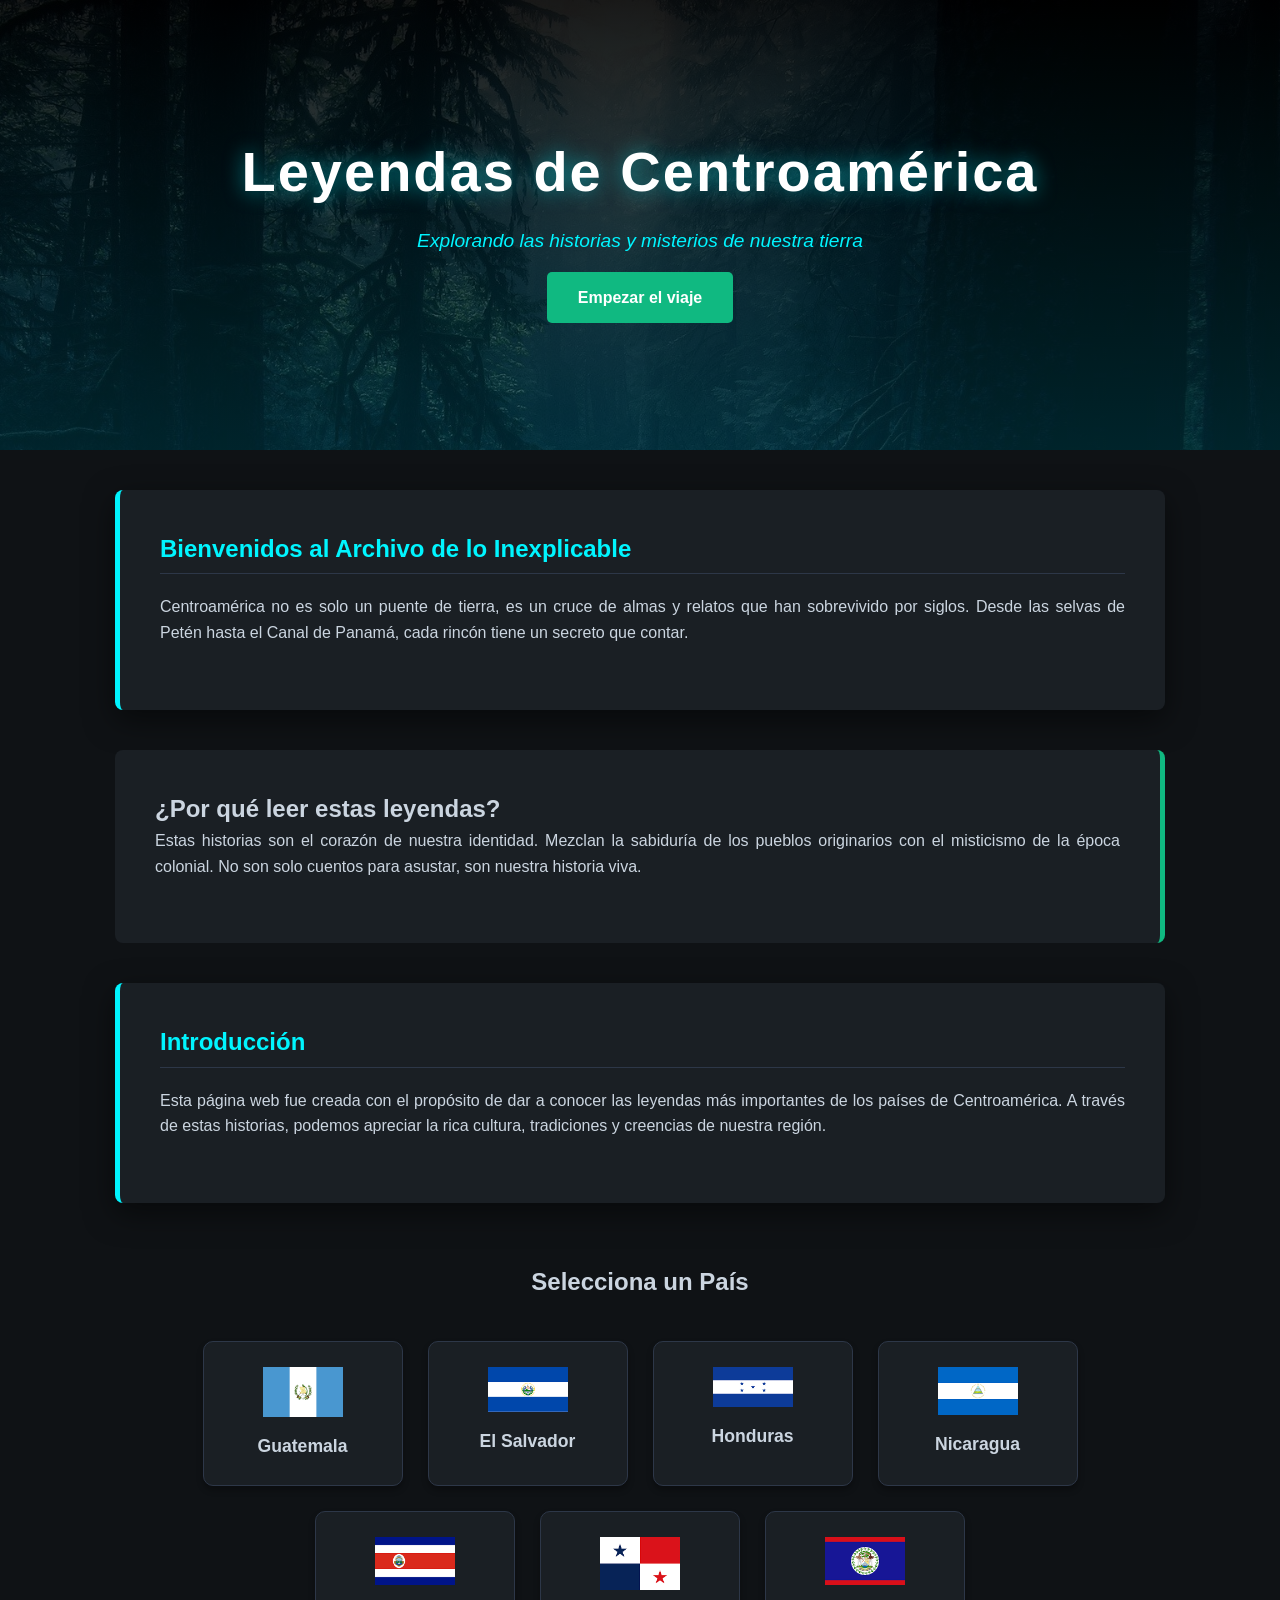
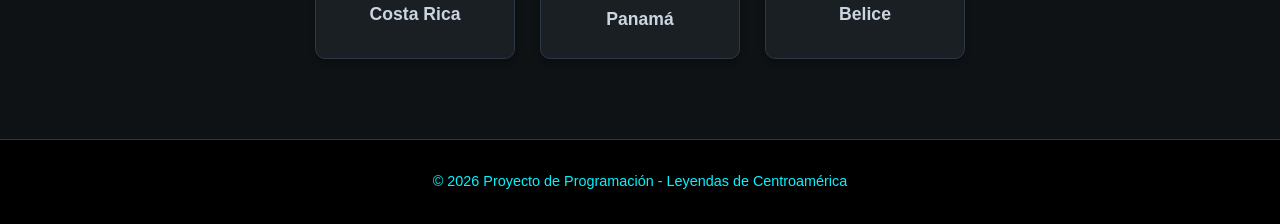
<file: index.html>
<!DOCTYPE html>
<html lang="es">
<head>
    <meta charset="UTF-8">
    <meta name="viewport" content="width=device-width, initial-scale=1.0">
    <title>Leyendas de Centroamérica</title>
    <link rel="stylesheet" href="css/general.css">
    <link rel="icon" type="image/png" href="img/logos/klbrx.png">
</head>
<body>

    <header class="encabezado-hero fondo-index">
        <div class="filtro-pantalla">
            <h1>Leyendas de Centroamérica</h1>
            <p class="subtitulo-portada">Explorando las historias y misterios de nuestra tierra</p>
            <a href="#menu-paises" class="boton-explorar">Empezar el viaje</a>
        </div>
    </header>

    <main>
        <section class="caja-contenido">
            <h2>Bienvenidos al Archivo de lo Inexplicable</h2>
            <p>Centroamérica no es solo un puente de tierra, es un cruce de almas y relatos que han sobrevivido por siglos. Desde las selvas de Petén hasta el Canal de Panamá, cada rincón tiene un secreto que contar.</p>
        </section>

        <section class="caja-especial">
            <h2>¿Por qué leer estas leyendas?</h2>
            <p>Estas historias son el corazón de nuestra identidad. Mezclan la sabiduría de los pueblos originarios con el misticismo de la época colonial. No son solo cuentos para asustar, son nuestra historia viva.</p>
        </section>

        <section class="caja-contenido">
            <h2>Introducción</h2>
            <p>Esta página web fue creada con el propósito de dar a conocer las leyendas más importantes de los países de Centroamérica. A través de estas historias, podemos apreciar la rica cultura, tradiciones y creencias de nuestra región.</p>
        </section>

        <section id="menu-paises" class="seccion-paises">
            <h2>Selecciona un País</h2>
            <div class="grid-paises">
                
                <a href="html/guatemala/Guatemala.html" class="tarjeta-pais">
                    <img src="img/banderas/Guate.png" alt="Bandera de Guatemala">
                    <span>Guatemala</span>
                </a>

                <a href="html/el-salvador/El_Salvador.html" class="tarjeta-pais">
                    <img src="img/banderas/Salvador.png" alt="Bandera de El Salvador">
                    <span>El Salvador</span>
                </a>

                <a href="html/honduras/Honduras.html" class="tarjeta-pais">
                    <img src="img/banderas/Honduras.png" alt="Bandera de Honduras">
                    <span>Honduras</span>
                </a>

                <a href="html/nicaragua/Nicaragua.html" class="tarjeta-pais">
                    <img src="img/banderas/Nicaragua.png" alt="Bandera de Nicaragua">
                    <span>Nicaragua</span>
                </a>

                <a href="html/costa-rica/Costa_Rica.html" class="tarjeta-pais">
                    <img src="img/banderas/Costa_Rica.png" alt="Bandera de Costa Rica">
                    <span>Costa Rica</span>
                </a>

                <a href="html/panama/Panama.html" class="tarjeta-pais">
                    <img src="img/banderas/Panamá.png" alt="Bandera de Panamá">
                    <span>Panamá</span>
                </a>

                <a href="html/belice/Belice.html" class="tarjeta-pais">
                    <img src="img/banderas/Belice.png" alt="Bandera de Belice">
                    <span>Belice</span>
                </a>

            </div>
        </section>
    </main>

    <footer>
        <p>&copy; 2026 Proyecto de Programación - Leyendas de Centroamérica</p>
    </footer>

</body>
</html>
</file>
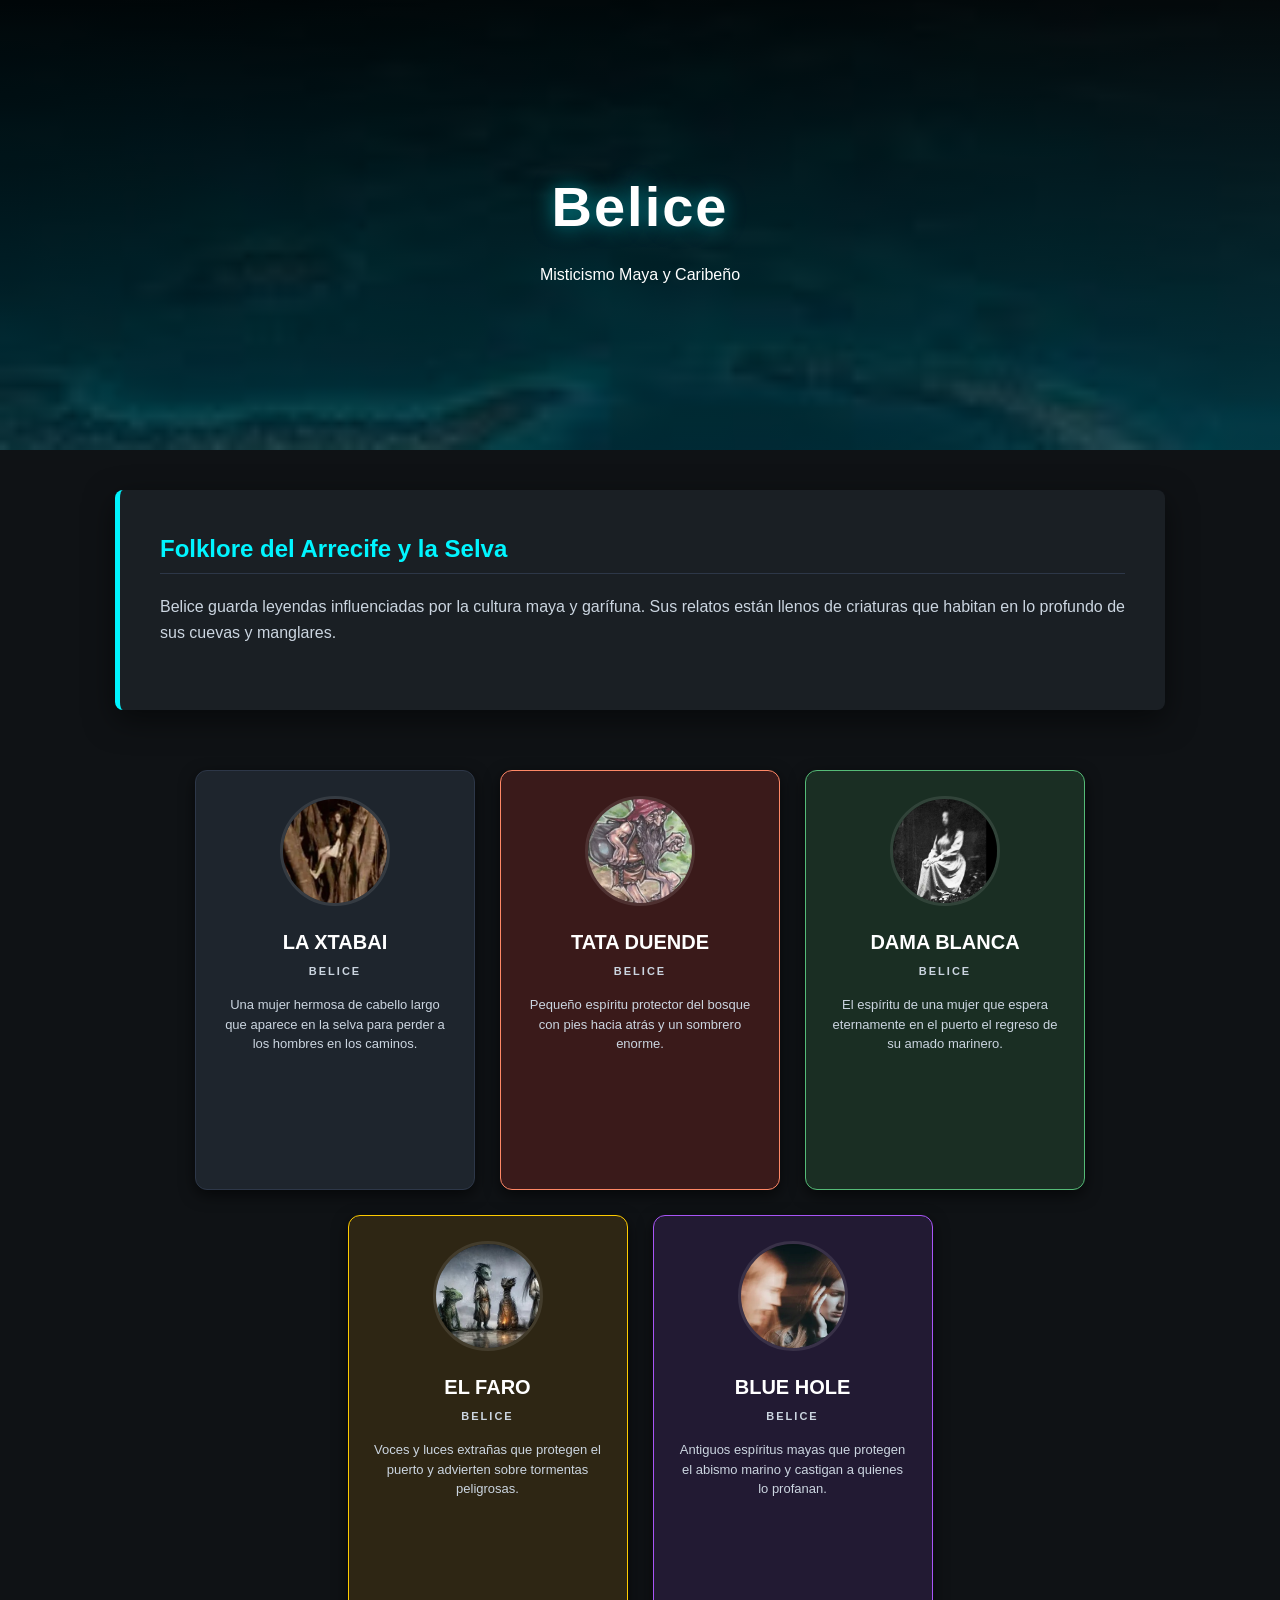
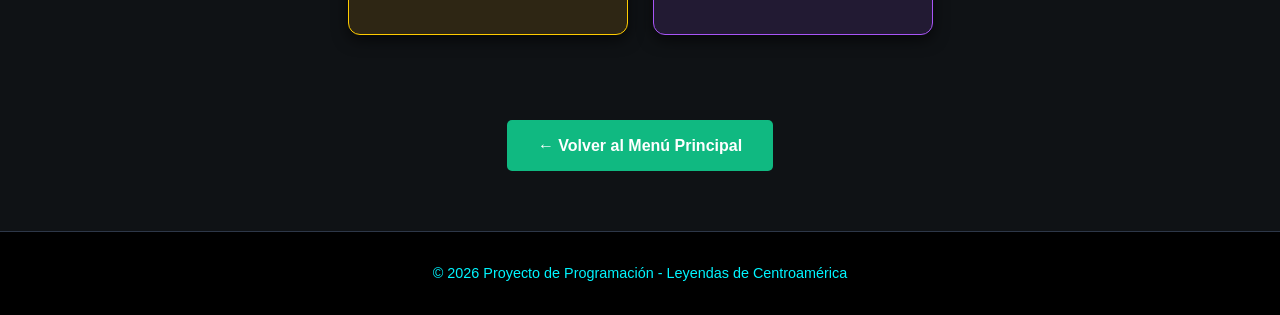
<file: html/belice/Belice.html>
<!DOCTYPE html>
<html lang="es">
<head>
    <meta charset="UTF-8">
    <meta name="viewport" content="width=device-width, initial-scale=1.0">
    <title>Leyendas de Belice</title>
    <link rel="stylesheet" href="../../css/general.css">
    <link rel="stylesheet" href="../../css/nivel2.css">
    <link rel="icon" type="image/png" href="../../img/iconos/blz.png">
</head>
<body>

    <header class="encabezado-hero fondo-belice">
        <div class="filtro-pantalla">
            <h1>Belice</h1>
            <p>Misticismo Maya y Caribeño</p>
        </div>
    </header>

    <main>
    <section class="caja-contenido">
        <h2>Folklore del Arrecife y la Selva</h2>
        <p>Belice guarda leyendas influenciadas por la cultura maya y garífuna. Sus relatos están llenos de criaturas que habitan en lo profundo de sus cuevas y manglares.</p>
    </section>

    <div class="contenedor-leyendas-grid">
        
        <a href="historias_bz.html#xtabai" class="card_link">
            <div class="card">
                <img class="card_img" src="../../img/bz_leyendas/xtabai.png" alt="La Xtabai">
                <h1 class="card_title">LA XTABAI</h1>
                <h2 class="card_subtitle">BELICE</h2>
                <p class="card_content">Una mujer hermosa de cabello largo que aparece en la selva para perder a los hombres en los caminos.</p>
            </div>
        </a>

        <a href="historias_bz.html#tataduende" class="card_link">
            <div class="card red_card">
                <img class="card_img" src="../../img/bz_leyendas/tataduende.png" alt="Tata Duende">
                <h1 class="card_title">TATA DUENDE</h1>
                <h2 class="card_subtitle">BELICE</h2>
                <p class="card_content">Pequeño espíritu protector del bosque con pies hacia atrás y un sombrero enorme.</p>
            </div>
        </a>

        <a href="historias_bz.html#damablanca" class="card_link">
            <div class="card green_card">
                <img class="card_img" src="../../img/bz_leyendas/damablanca.png" alt="La Dama Blanca">
                <h1 class="card_title">DAMA BLANCA</h1>
                <h2 class="card_subtitle">BELICE</h2>
                <p class="card_content">El espíritu de una mujer que espera eternamente en el puerto el regreso de su amado marinero.</p>
            </div>
        </a>

        <a href="historias_bz.html#espiritufaro" class="card_link">
            <div class="card gold_card">
                <img class="card_img" src="../../img/bz_leyendas/espiritufaro.png" alt="Espíritu del Faro">
                <h1 class="card_title">EL FARO</h1>
                <h2 class="card_subtitle">BELICE</h2>
                <p class="card_content">Voces y luces extrañas que protegen el puerto y advierten sobre tormentas peligrosas.</p>
            </div>
        </a>

        <a href="historias_bz.html#bluehole" class="card_link">
            <div class="card purple_card">
                <img class="card_img" src="../../img/bz_leyendas/bluehole.png" alt="Guardianes del Blue Hole">
                <h1 class="card_title">BLUE HOLE</h1>
                <h2 class="card_subtitle">BELICE</h2>
                <p class="card_content">Antiguos espíritus mayas que protegen el abismo marino y castigan a quienes lo profanan.</p>
            </div>
        </a>

    </div>

    <div style="text-align: center; margin-top: 50px;">
        <a href="../../index.html" class="boton-volver">← Volver al Menú Principal</a>
    </div>
</main>

    <footer>
        <p>&copy; 2026 Proyecto de Programación - Leyendas de Centroamérica</p>
    </footer>

</body>
</html>
</file>
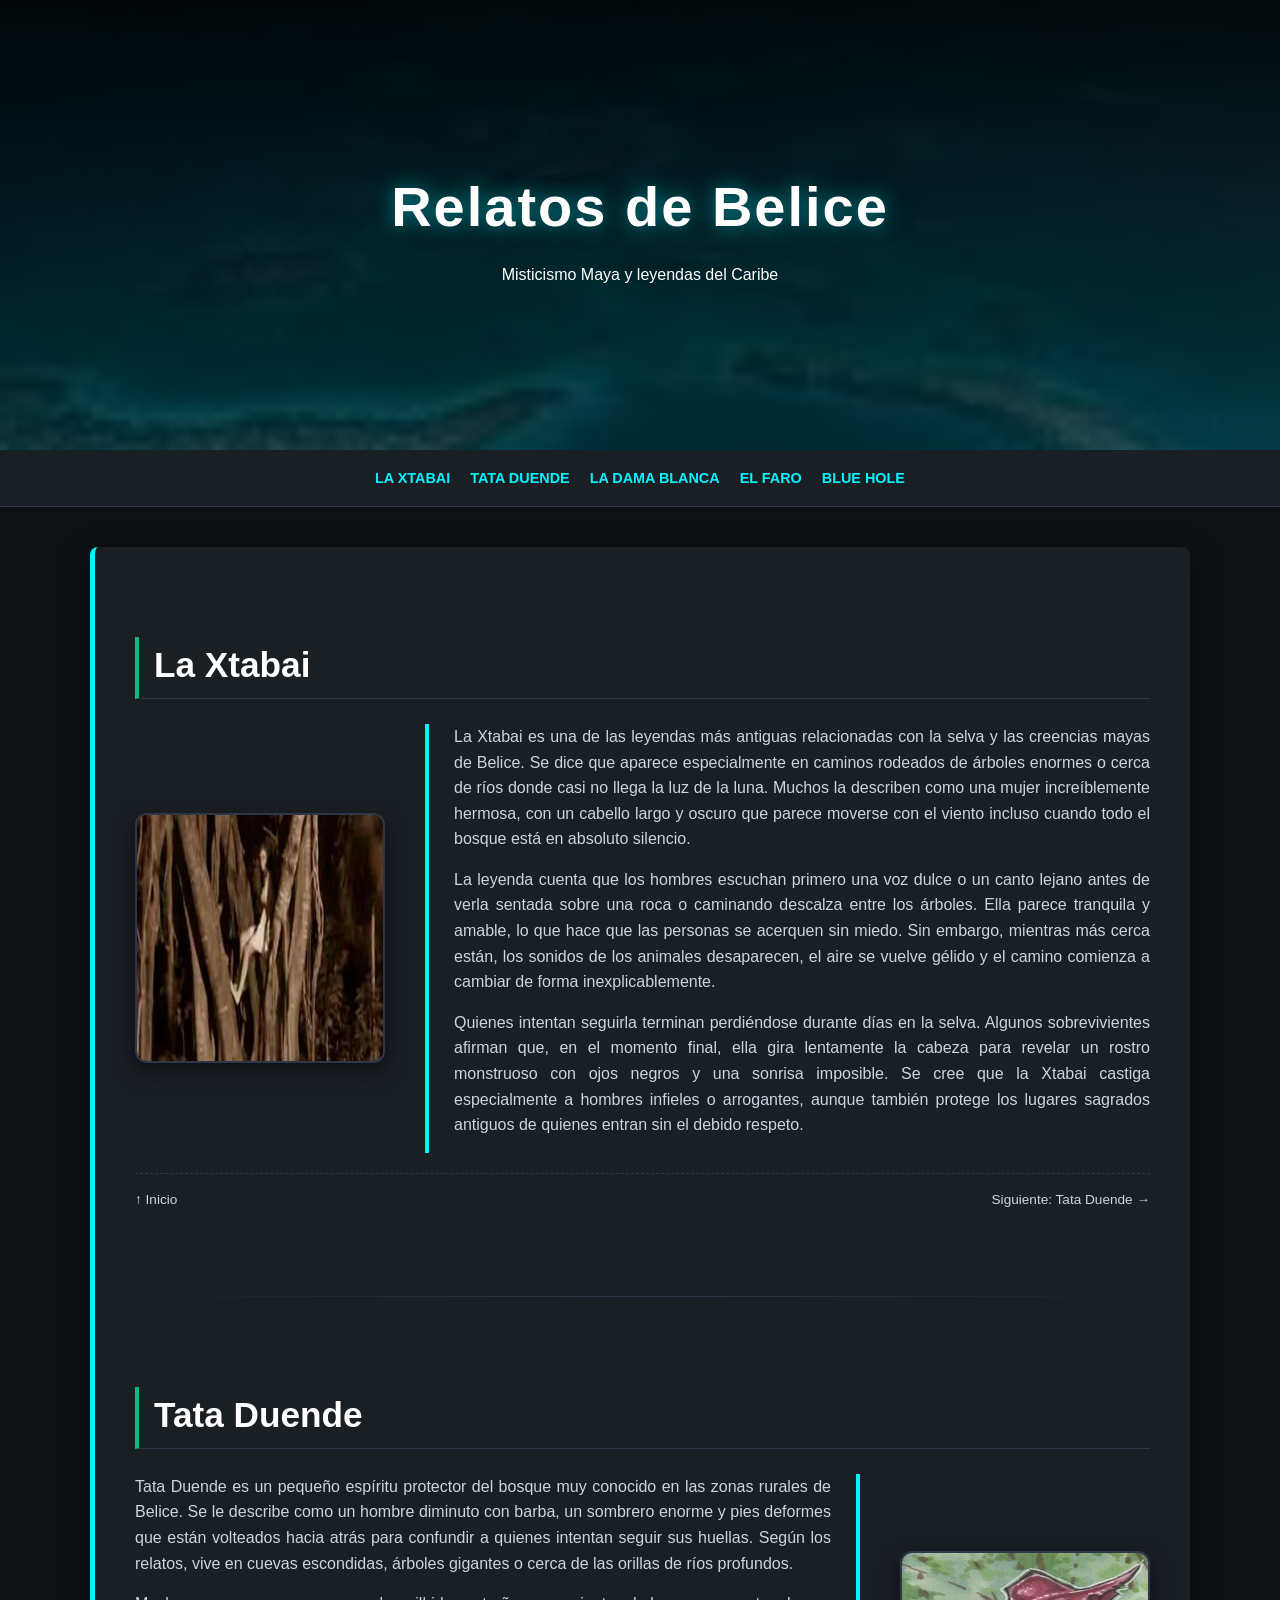
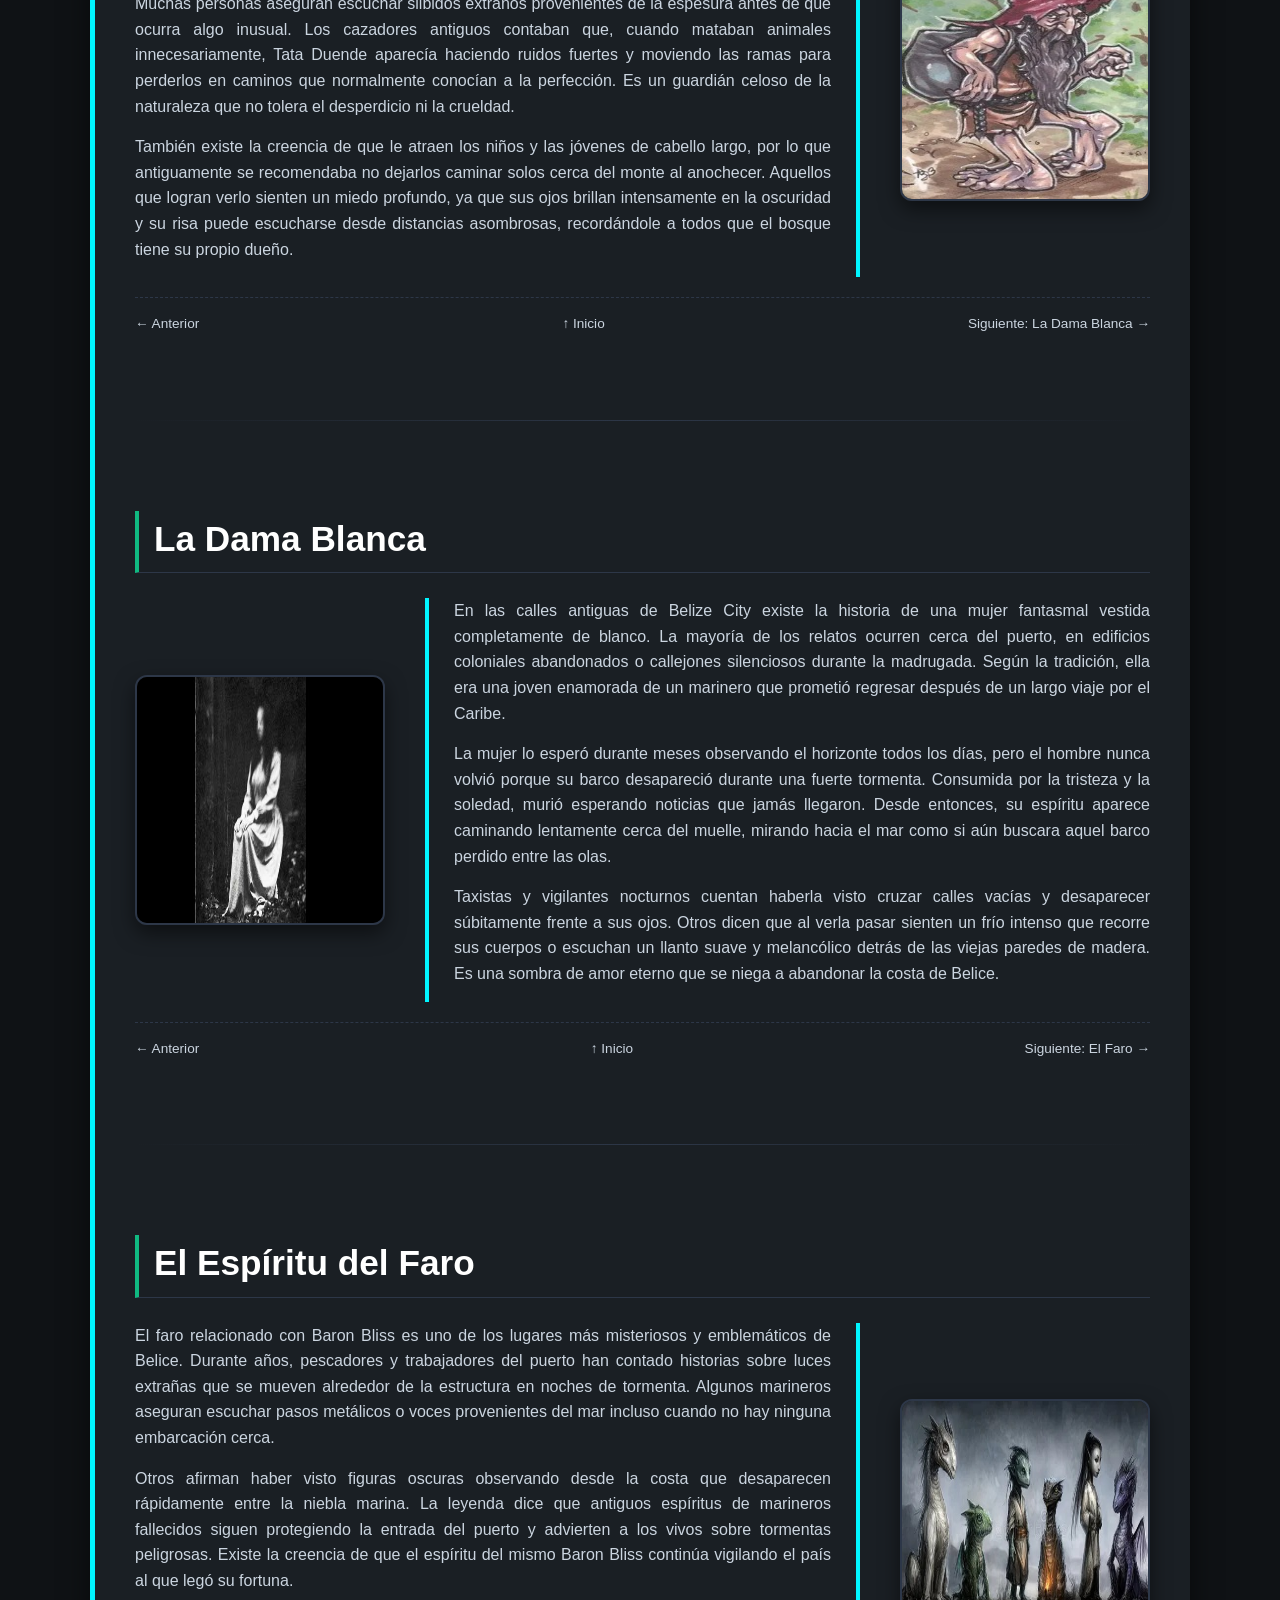
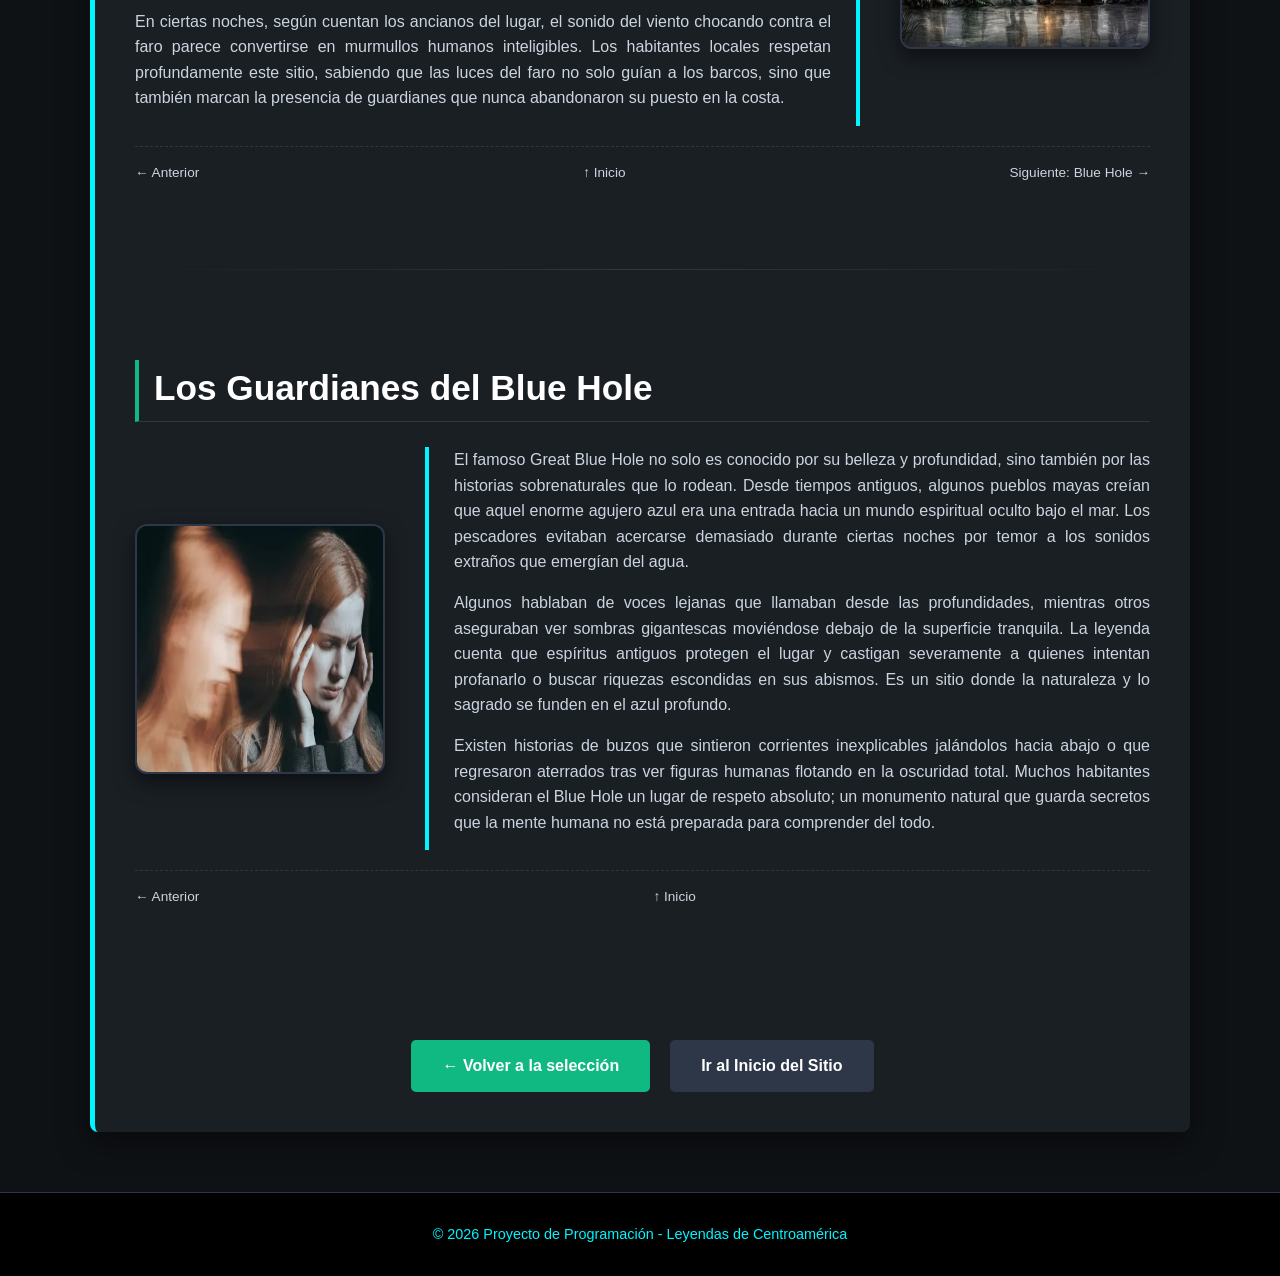
<file: html/belice/historias_bz.html>
<!DOCTYPE html>
<html lang="es">
<head>
    <meta charset="UTF-8">
    <meta name="viewport" content="width=device-width, initial-scale=1.0">
    <title>Historias Detalladas - Belice</title>
    <link rel="stylesheet" href="../../css/general.css">
    <link rel="stylesheet" href="../../css/nivel3.css">
    <link rel="icon" type="image/png" href="../../img/iconos/blz.png">
</head>
<body id="inicio-pagina">

    <header class="encabezado-hero fondo-belice">
        <div class="filtro-pantalla">
            <h1>Relatos de Belice</h1>
            <p>Misticismo Maya y leyendas del Caribe</p>
        </div>
    </header>

    <nav class="nav-interna">
        <ul>
            <li><a href="#xtabai">La Xtabai</a></li>
            <li><a href="#tataduende">Tata Duende</a></li>
            <li><a href="#damablanca">La Dama Blanca</a></li>
            <li><a href="#espiritufaro">El Faro</a></li>
            <li><a href="#bluehole">Blue Hole</a></li>
        </ul>
    </nav>

    <main class="caja-contenido">
        
        <article id="xtabai" class="seccion-historia">
            <h2>La Xtabai</h2>
            <div class="caja-detalle">
                <img src="../../img/bz_leyendas/xtabai.png" alt="La Xtabai en la selva" class="img-historia">
                <div class="texto-historia">
                    <p>La Xtabai es una de las leyendas más antiguas relacionadas con la selva y las creencias mayas de Belice. Se dice que aparece especialmente en caminos rodeados de árboles enormes o cerca de ríos donde casi no llega la luz de la luna. Muchos la describen como una mujer increíblemente hermosa, con un cabello largo y oscuro que parece moverse con el viento incluso cuando todo el bosque está en absoluto silencio.</p>
                    <p>La leyenda cuenta que los hombres escuchan primero una voz dulce o un canto lejano antes de verla sentada sobre una roca o caminando descalza entre los árboles. Ella parece tranquila y amable, lo que hace que las personas se acerquen sin miedo. Sin embargo, mientras más cerca están, los sonidos de los animales desaparecen, el aire se vuelve gélido y el camino comienza a cambiar de forma inexplicablemente.</p>
                    <p>Quienes intentan seguirla terminan perdiéndose durante días en la selva. Algunos sobrevivientes afirman que, en el momento final, ella gira lentamente la cabeza para revelar un rostro monstruoso con ojos negros y una sonrisa imposible. Se cree que la Xtabai castiga especialmente a hombres infieles o arrogantes, aunque también protege los lugares sagrados antiguos de quienes entran sin el debido respeto.</p>
                </div>
            </div>
            <div class="navegacion-historias">
                <a href="#inicio-pagina" class="link-subir">↑ Inicio</a>
                <a href="#tataduende" class="btn-siguiente">Siguiente: Tata Duende →</a>
            </div>
        </article>

        <hr class="separador">

        <article id="tataduende" class="seccion-historia">
            <h2>Tata Duende</h2>
            <div class="caja-detalle">
                <img src="../../img/bz_leyendas/tataduende.png" alt="Tata Duende en el bosque" class="img-historia">
                <div class="texto-historia">
                    <p>Tata Duende es un pequeño espíritu protector del bosque muy conocido en las zonas rurales de Belice. Se le describe como un hombre diminuto con barba, un sombrero enorme y pies deformes que están volteados hacia atrás para confundir a quienes intentan seguir sus huellas. Según los relatos, vive en cuevas escondidas, árboles gigantes o cerca de las orillas de ríos profundos.</p>
                    <p>Muchas personas aseguran escuchar silbidos extraños provenientes de la espesura antes de que ocurra algo inusual. Los cazadores antiguos contaban que, cuando mataban animales innecesariamente, Tata Duende aparecía haciendo ruidos fuertes y moviendo las ramas para perderlos en caminos que normalmente conocían a la perfección. Es un guardián celoso de la naturaleza que no tolera el desperdicio ni la crueldad.</p>
                    <p>También existe la creencia de que le atraen los niños y las jóvenes de cabello largo, por lo que antiguamente se recomendaba no dejarlos caminar solos cerca del monte al anochecer. Aquellos que logran verlo sienten un miedo profundo, ya que sus ojos brillan intensamente en la oscuridad y su risa puede escucharse desde distancias asombrosas, recordándole a todos que el bosque tiene su propio dueño.</p>
                </div>
            </div>
            <div class="navegacion-historias">
                <a href="#xtabai" class="btn-anterior">← Anterior</a>
                <a href="#inicio-pagina" class="link-subir">↑ Inicio</a>
                <a href="#damablanca" class="btn-siguiente">Siguiente: La Dama Blanca →</a>
            </div>
        </article>

        <hr class="separador">

        <article id="damablanca" class="seccion-historia">
            <h2>La Dama Blanca</h2>
            <div class="caja-detalle">
                <img src="../../img/bz_leyendas/damablanca.png" alt="La Dama Blanca en el puerto" class="img-historia">
                <div class="texto-historia">
                    <p>En las calles antiguas de Belize City existe la historia de una mujer fantasmal vestida completamente de blanco. La mayoría de los relatos ocurren cerca del puerto, en edificios coloniales abandonados o callejones silenciosos durante la madrugada. Según la tradición, ella era una joven enamorada de un marinero que prometió regresar después de un largo viaje por el Caribe.</p>
                    <p>La mujer lo esperó durante meses observando el horizonte todos los días, pero el hombre nunca volvió porque su barco desapareció durante una fuerte tormenta. Consumida por la tristeza y la soledad, murió esperando noticias que jamás llegaron. Desde entonces, su espíritu aparece caminando lentamente cerca del muelle, mirando hacia el mar como si aún buscara aquel barco perdido entre las olas.</p>
                    <p>Taxistas y vigilantes nocturnos cuentan haberla visto cruzar calles vacías y desaparecer súbitamente frente a sus ojos. Otros dicen que al verla pasar sienten un frío intenso que recorre sus cuerpos o escuchan un llanto suave y melancólico detrás de las viejas paredes de madera. Es una sombra de amor eterno que se niega a abandonar la costa de Belice.</p>
                </div>
            </div>
            <div class="navegacion-historias">
                <a href="#tataduende" class="btn-anterior">← Anterior</a>
                <a href="#inicio-pagina" class="link-subir">↑ Inicio</a>
                <a href="#espiritufaro" class="btn-siguiente">Siguiente: El Faro →</a>
            </div>
        </article>

        <hr class="separador">

        <article id="espiritufaro" class="seccion-historia">
            <h2>El Espíritu del Faro</h2>
            <div class="caja-detalle">
                <img src="../../img/bz_leyendas/espiritufaro.png" alt="Faro de Baron Bliss" class="img-historia">
                <div class="texto-historia">
                    <p>El faro relacionado con Baron Bliss es uno de los lugares más misteriosos y emblemáticos de Belice. Durante años, pescadores y trabajadores del puerto han contado historias sobre luces extrañas que se mueven alrededor de la estructura en noches de tormenta. Algunos marineros aseguran escuchar pasos metálicos o voces provenientes del mar incluso cuando no hay ninguna embarcación cerca.</p>
                    <p>Otros afirman haber visto figuras oscuras observando desde la costa que desaparecen rápidamente entre la niebla marina. La leyenda dice que antiguos espíritus de marineros fallecidos siguen protegiendo la entrada del puerto y advierten a los vivos sobre tormentas peligrosas. Existe la creencia de que el espíritu del mismo Baron Bliss continúa vigilando el país al que legó su fortuna.</p>
                    <p>En ciertas noches, según cuentan los ancianos del lugar, el sonido del viento chocando contra el faro parece convertirse en murmullos humanos inteligibles. Los habitantes locales respetan profundamente este sitio, sabiendo que las luces del faro no solo guían a los barcos, sino que también marcan la presencia de guardianes que nunca abandonaron su puesto en la costa.</p>
                </div>
            </div>
            <div class="navegacion-historias">
                <a href="#damablanca" class="btn-anterior">← Anterior</a>
                <a href="#inicio-pagina" class="link-subir">↑ Inicio</a>
                <a href="#bluehole" class="btn-siguiente">Siguiente: Blue Hole →</a>
            </div>
        </article>

        <hr class="separador">

        <article id="bluehole" class="seccion-historia">
            <h2>Los Guardianes del Blue Hole</h2>
            <div class="caja-detalle">
                <img src="../../img/bz_leyendas/bluehole.png" alt="Great Blue Hole" class="img-historia">
                <div class="texto-historia">
                    <p>El famoso Great Blue Hole no solo es conocido por su belleza y profundidad, sino también por las historias sobrenaturales que lo rodean. Desde tiempos antiguos, algunos pueblos mayas creían que aquel enorme agujero azul era una entrada hacia un mundo espiritual oculto bajo el mar. Los pescadores evitaban acercarse demasiado durante ciertas noches por temor a los sonidos extraños que emergían del agua.</p>
                    <p>Algunos hablaban de voces lejanas que llamaban desde las profundidades, mientras otros aseguraban ver sombras gigantescas moviéndose debajo de la superficie tranquila. La leyenda cuenta que espíritus antiguos protegen el lugar y castigan severamente a quienes intentan profanarlo o buscar riquezas escondidas en sus abismos. Es un sitio donde la naturaleza y lo sagrado se funden en el azul profundo.</p>
                    <p>Existen historias de buzos que sintieron corrientes inexplicables jalándolos hacia abajo o que regresaron aterrados tras ver figuras humanas flotando en la oscuridad total. Muchos habitantes consideran el Blue Hole un lugar de respeto absoluto; un monumento natural que guarda secretos que la mente humana no está preparada para comprender del todo.</p>
                </div>
            </div>
            <div class="navegacion-historias">
                <a href="#espiritufaro" class="btn-anterior">← Anterior</a>
                <a href="#inicio-pagina" class="link-subir">↑ Inicio</a>
                <span></span>
            </div>
        </article>

        <div class="contenedor-navegacion">
            <a href="Belice.html" class="boton-volver">← Volver a la selección</a>
            <a href="../../index.html" class="boton-inicio">Ir al Inicio del Sitio</a>
        </div>
    </main>

    <footer>
        <p>&copy; 2026 Proyecto de Programación - Leyendas de Centroamérica</p>
    </footer>

</body>
</html>
</file>
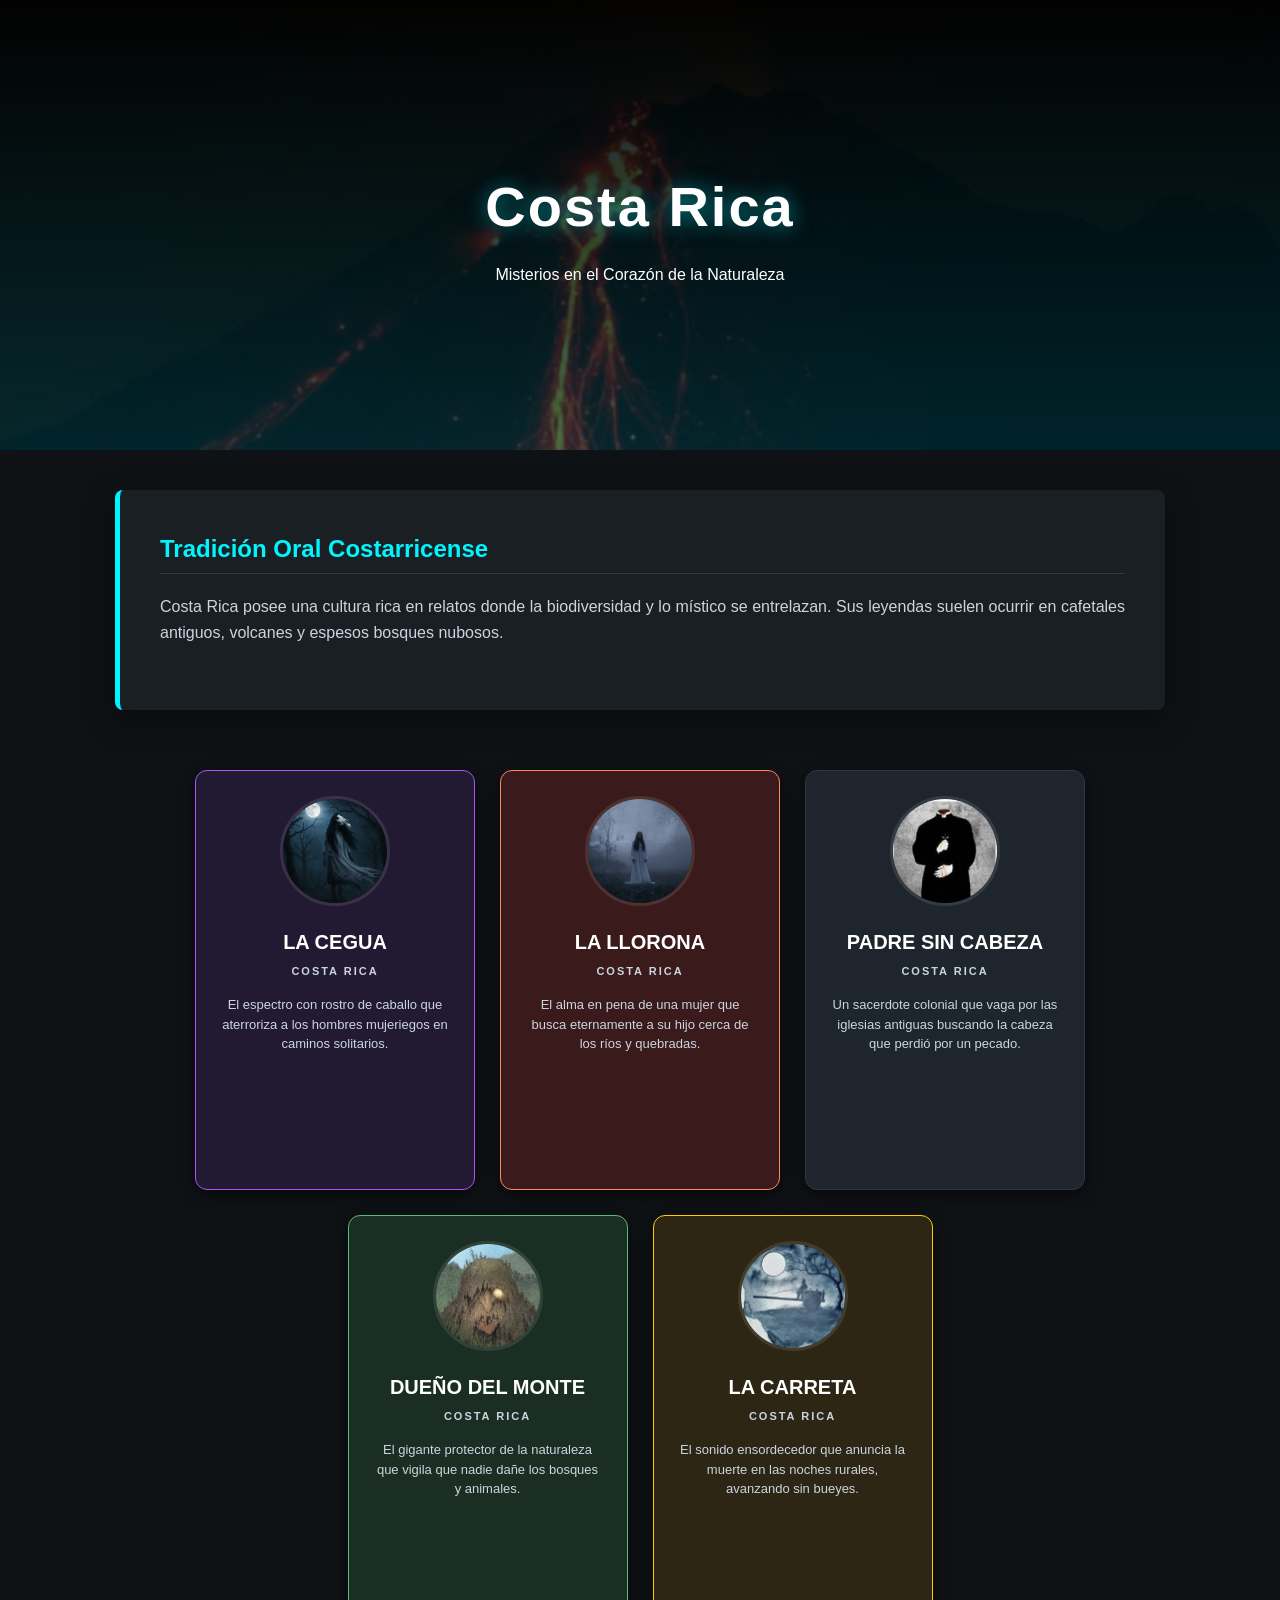
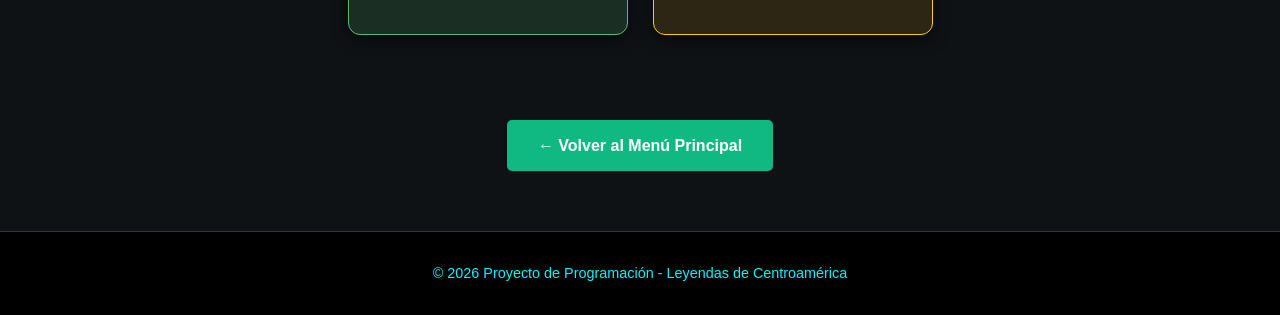
<file: html/costa-rica/Costa_Rica.html>
<!DOCTYPE html>
<html lang="es">
<head>
    <meta charset="UTF-8">
    <meta name="viewport" content="width=device-width, initial-scale=1.0">
    <title>Leyendas de Costa Rica</title>
    <link rel="stylesheet" href="../../css/general.css">
    <link rel="stylesheet" href="../../css/nivel2.css">
    <link rel="icon" type="image/png" href="../../img/iconos/ctrk.png">
</head>
<body>
    <header class="encabezado-hero fondo-costarica">
        <div class="filtro-pantalla">
            <h1>Costa Rica</h1>
            <p>Misterios en el Corazón de la Naturaleza</p>
        </div>
    </header>

    <main>
        <section class="caja-contenido">
            <h2>Tradición Oral Costarricense</h2>
            <p>Costa Rica posee una cultura rica en relatos donde la biodiversidad y lo místico se entrelazan. Sus leyendas suelen ocurrir en cafetales antiguos, volcanes y espesos bosques nubosos.</p>
        </section>

        <div class="contenedor-leyendas-grid">
            
            <a href="historias_cr.html#cegua" class="card_link">
                <div class="card purple_card">
                    <img class="card_img" src="../../img/cr_leyendas/cegua.png" alt="La Cegua">
                    <h1 class="card_title">LA CEGUA</h1>
                    <h2 class="card_subtitle">COSTA RICA</h2>
                    <p class="card_content">El espectro con rostro de caballo que aterroriza a los hombres mujeriegos en caminos solitarios.</p>
                </div>
            </a>

            <a href="historias_cr.html#llorona" class="card_link">
                <div class="card red_card">
                    <img class="card_img" src="../../img/cr_leyendas/llorona.png" alt="La Llorona">
                    <h1 class="card_title">LA LLORONA</h1>
                    <h2 class="card_subtitle">COSTA RICA</h2>
                    <p class="card_content">El alma en pena de una mujer que busca eternamente a su hijo cerca de los ríos y quebradas.</p>
                </div>
            </a>

            <a href="historias_cr.html#padresincabeza" class="card_link">
                <div class="card dark_card">
                    <img class="card_img" src="../../img/cr_leyendas/padresincabeza.png" alt="El Padre sin Cabeza">
                    <h1 class="card_title">PADRE SIN CABEZA</h1>
                    <h2 class="card_subtitle">COSTA RICA</h2>
                    <p class="card_content">Un sacerdote colonial que vaga por las iglesias antiguas buscando la cabeza que perdió por un pecado.</p>
                </div>
            </a>

            <a href="historias_cr.html#duenomonte" class="card_link">
                <div class="card green_card">
                    <img class="card_img" src="../../img/cr_leyendas/duenomonte.png" alt="El Dueño del Monte">
                    <h1 class="card_title">DUEÑO DEL MONTE</h1>
                    <h2 class="card_subtitle">COSTA RICA</h2>
                    <p class="card_content">El gigante protector de la naturaleza que vigila que nadie dañe los bosques y animales.</p>
                </div>
            </a>

            <a href="historias_cr.html#carreta" class="card_link">
                <div class="card gold_card">
                    <img class="card_img" src="../../img/cr_leyendas/carreta.png" alt="La Carreta sin bueyes">
                    <h1 class="card_title">LA CARRETA</h1>
                    <h2 class="card_subtitle">COSTA RICA</h2>
                    <p class="card_content">El sonido ensordecedor que anuncia la muerte en las noches rurales, avanzando sin bueyes.</p>
                </div>
            </a>

        </div>

        <div style="text-align: center; margin-top: 50px;">
            <a href="../../index.html" class="boton-volver">← Volver al Menú Principal</a>
        </div>
    </main>

    <footer>
        <p>&copy; 2026 Proyecto de Programación - Leyendas de Centroamérica</p>
    </footer>
</body>
</html>
</file>
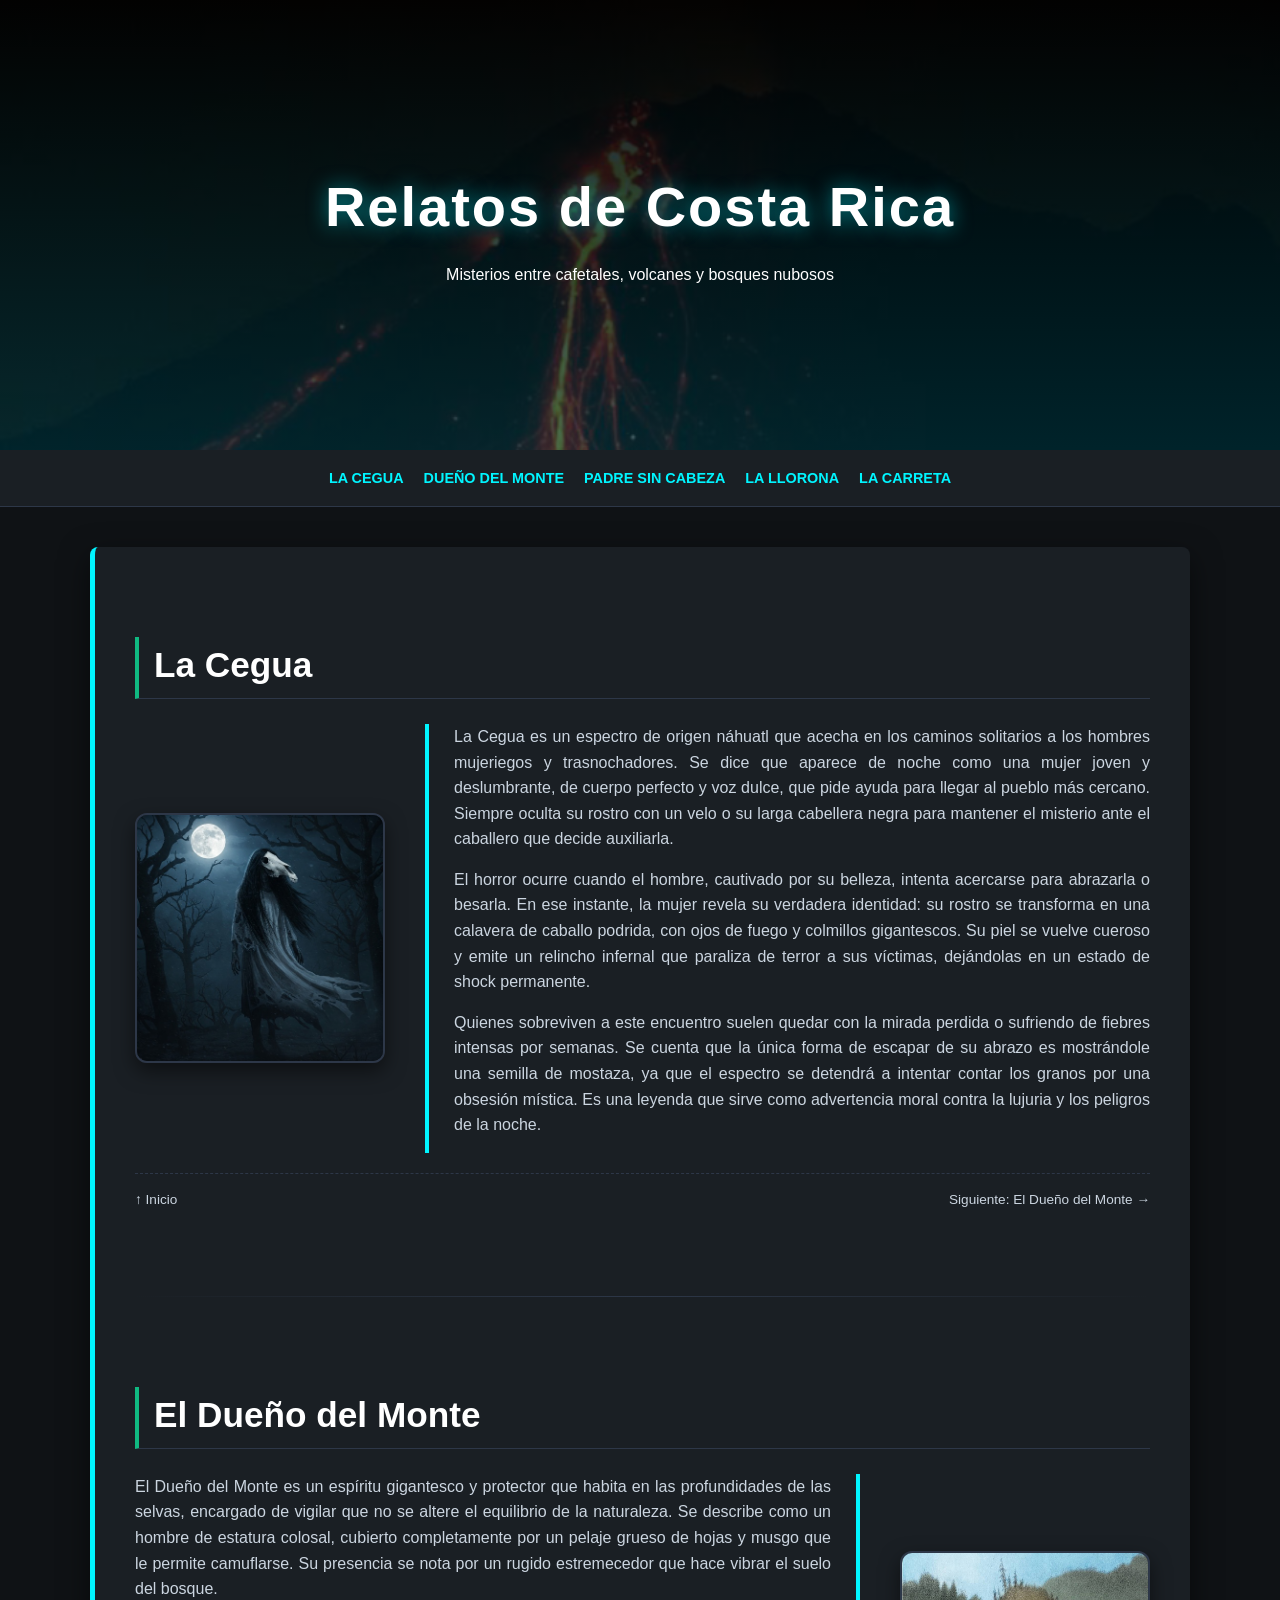
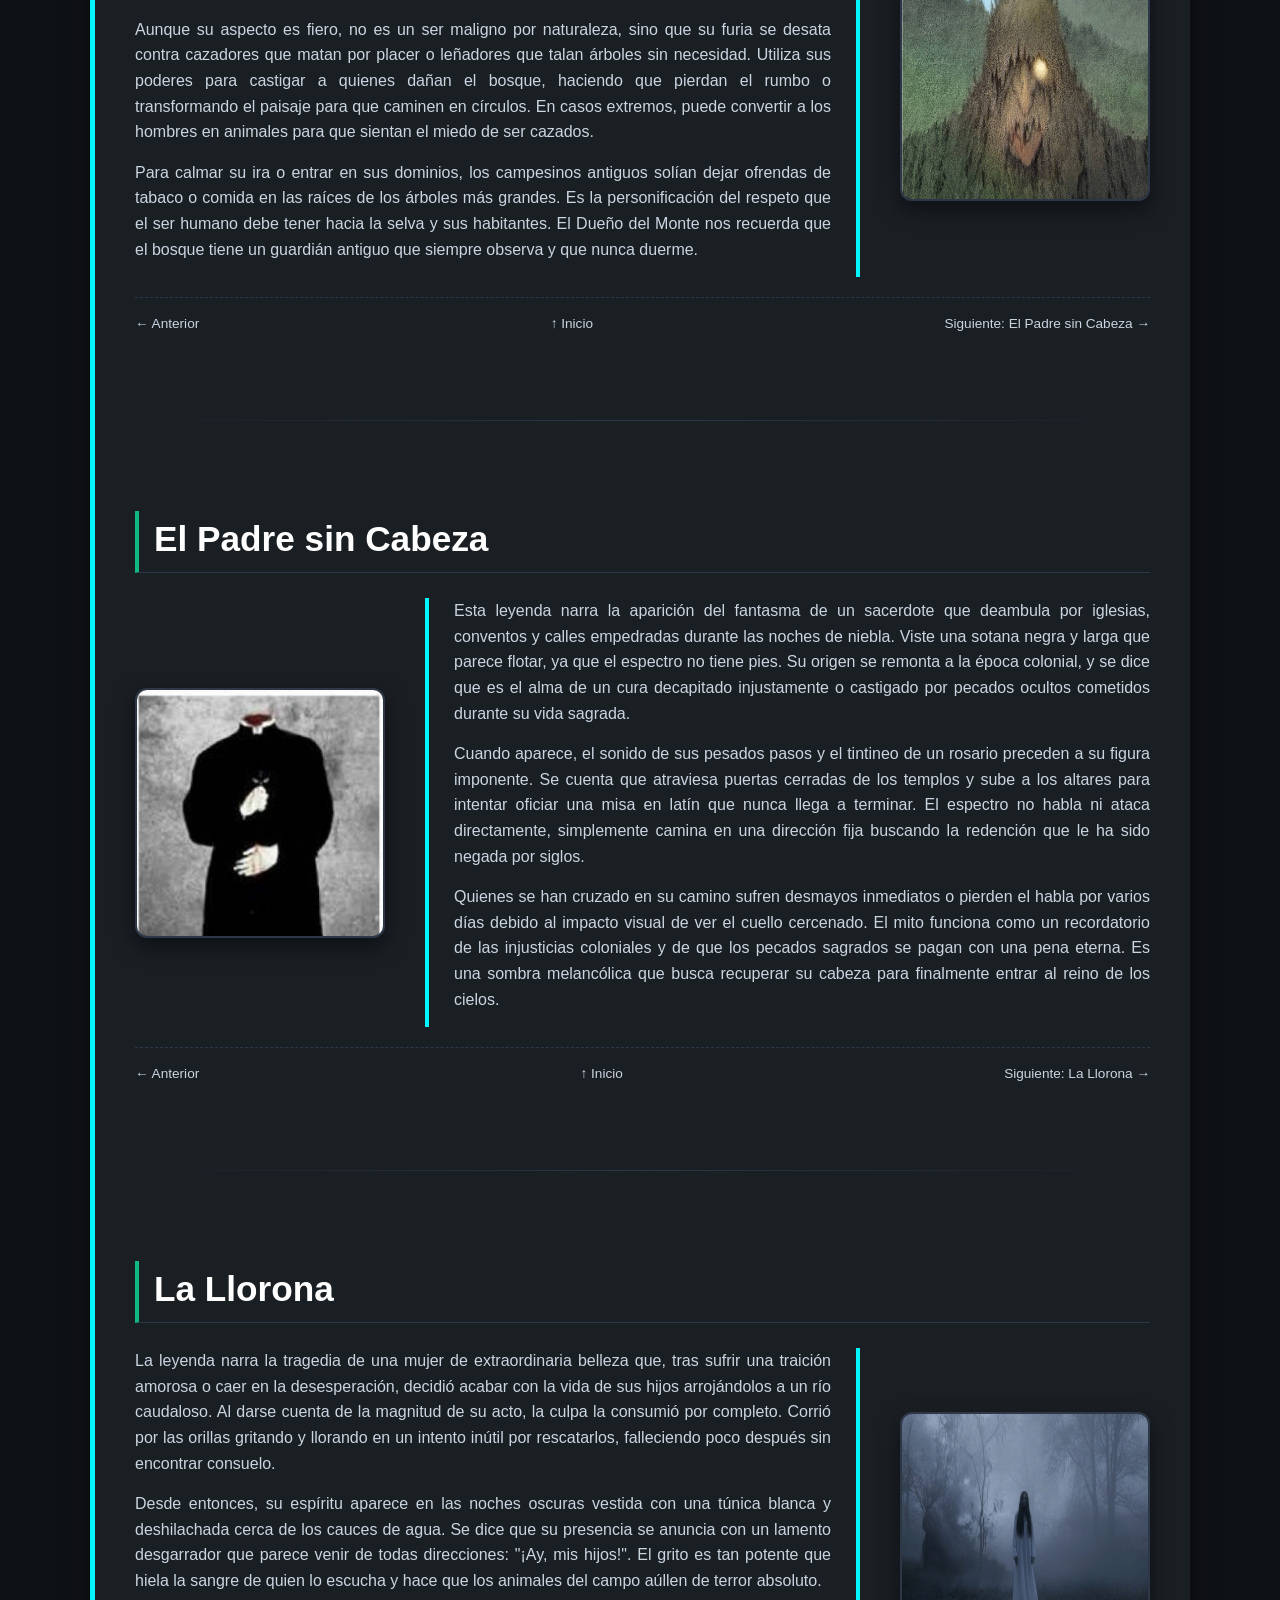
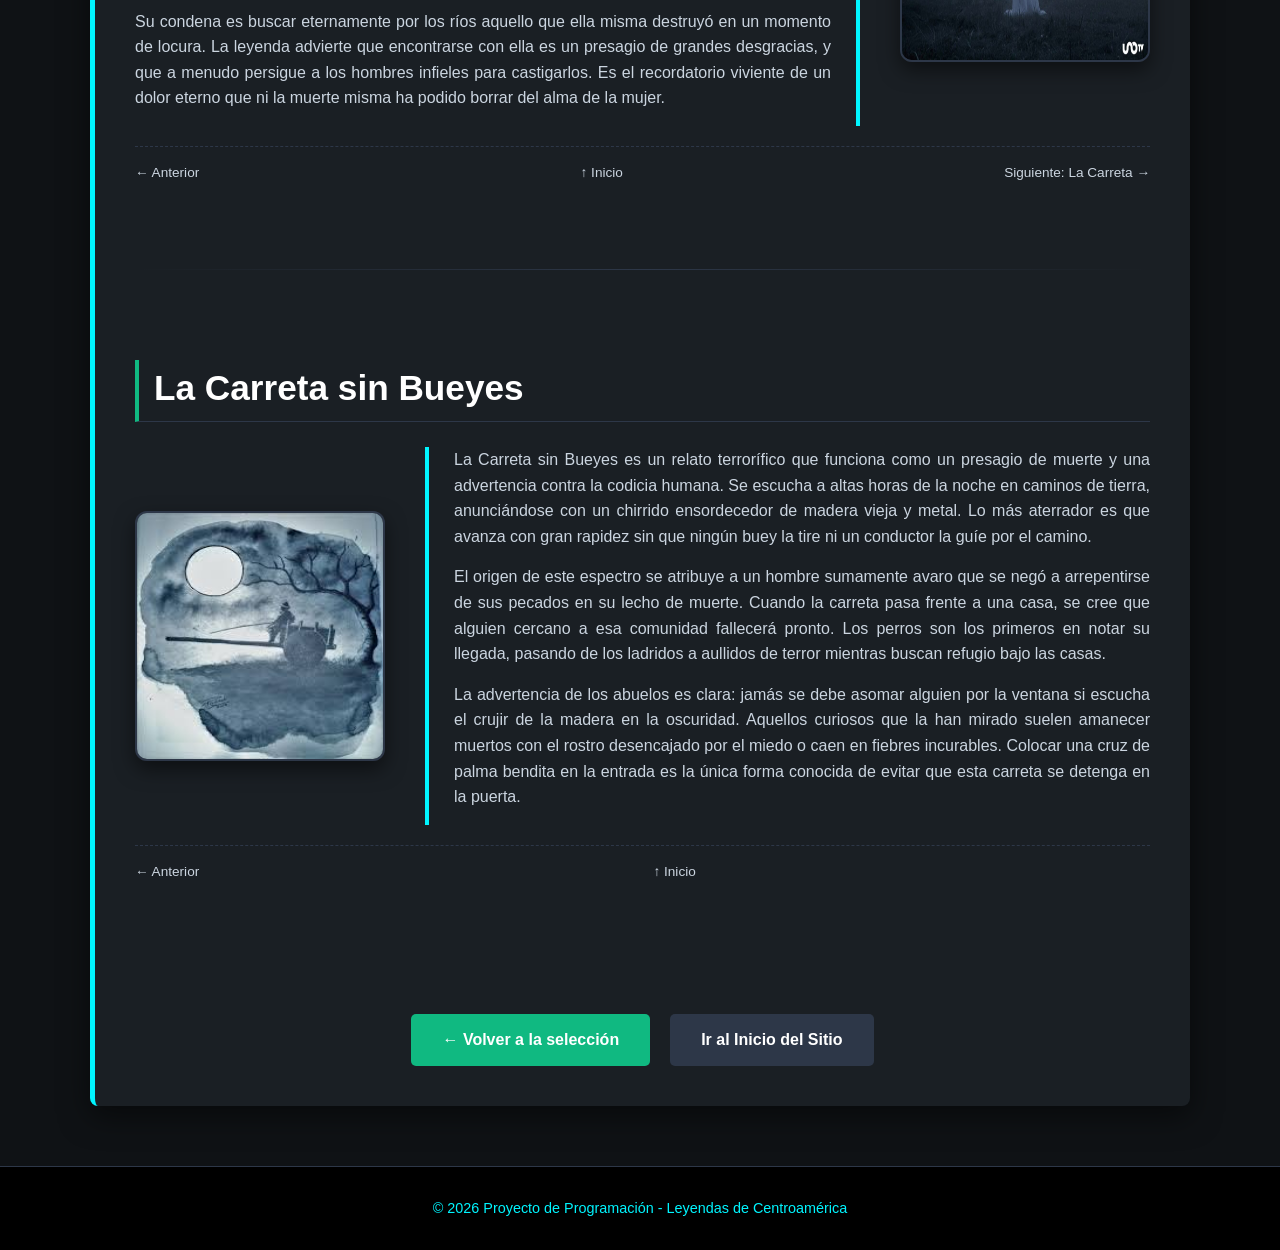
<file: html/costa-rica/historias_cr.html>
<!DOCTYPE html>
<html lang="es">
<head>
    <meta charset="UTF-8">
    <meta name="viewport" content="width=device-width, initial-scale=1.0">
    <title>Historias Detalladas - Costa Rica</title>
    <link rel="stylesheet" href="../../css/general.css">
    <link rel="stylesheet" href="../../css/nivel3.css">
    <link rel="icon" type="image/png" href="../../img/iconos/ctrk.png">
</head>
<body id="inicio-pagina">

    <header class="encabezado-hero fondo-costarica">
        <div class="filtro-pantalla">
            <h1>Relatos de Costa Rica</h1>
            <p>Misterios entre cafetales, volcanes y bosques nubosos</p>
        </div>
    </header>

    <nav class="nav-interna">
        <ul>
            <li><a href="#cegua">La Cegua</a></li>
            <li><a href="#duenomonte">Dueño del Monte</a></li>
            <li><a href="#padresincabeza">Padre sin Cabeza</a></li>
            <li><a href="#llorona">La Llorona</a></li>
            <li><a href="#carreta">La Carreta</a></li>
        </ul>
    </nav>

    <main class="caja-contenido">
        
        <article id="cegua" class="seccion-historia">
            <h2>La Cegua</h2>
            <div class="caja-detalle">
                <img src="../../img/cr_leyendas/cegua.png" alt="La Cegua en el camino" class="img-historia">
                <div class="texto-historia">
                    <p>La Cegua es un espectro de origen náhuatl que acecha en los caminos solitarios a los hombres mujeriegos y trasnochadores. Se dice que aparece de noche como una mujer joven y deslumbrante, de cuerpo perfecto y voz dulce, que pide ayuda para llegar al pueblo más cercano. Siempre oculta su rostro con un velo o su larga cabellera negra para mantener el misterio ante el caballero que decide auxiliarla.</p>
                    <p>El horror ocurre cuando el hombre, cautivado por su belleza, intenta acercarse para abrazarla o besarla. En ese instante, la mujer revela su verdadera identidad: su rostro se transforma en una calavera de caballo podrida, con ojos de fuego y colmillos gigantescos. Su piel se vuelve cueroso y emite un relincho infernal que paraliza de terror a sus víctimas, dejándolas en un estado de shock permanente.</p>
                    <p>Quienes sobreviven a este encuentro suelen quedar con la mirada perdida o sufriendo de fiebres intensas por semanas. Se cuenta que la única forma de escapar de su abrazo es mostrándole una semilla de mostaza, ya que el espectro se detendrá a intentar contar los granos por una obsesión mística. Es una leyenda que sirve como advertencia moral contra la lujuria y los peligros de la noche.</p>
                </div>
            </div>
            <div class="navegacion-historias">
                <a href="#inicio-pagina" class="link-subir">↑ Inicio</a>
                <a href="#duenomonte" class="btn-siguiente">Siguiente: El Dueño del Monte →</a>
            </div>
        </article>

        <hr class="separador">

        <article id="duenomonte" class="seccion-historia">
            <h2>El Dueño del Monte</h2>
            <div class="caja-detalle">
                <img src="../../img/cr_leyendas/duenomonte.png" alt="El Dueño del Monte" class="img-historia">
                <div class="texto-historia">
                    <p>El Dueño del Monte es un espíritu gigantesco y protector que habita en las profundidades de las selvas, encargado de vigilar que no se altere el equilibrio de la naturaleza. Se describe como un hombre de estatura colosal, cubierto completamente por un pelaje grueso de hojas y musgo que le permite camuflarse. Su presencia se nota por un rugido estremecedor que hace vibrar el suelo del bosque.</p>
                    <p>Aunque su aspecto es fiero, no es un ser maligno por naturaleza, sino que su furia se desata contra cazadores que matan por placer o leñadores que talan árboles sin necesidad. Utiliza sus poderes para castigar a quienes dañan el bosque, haciendo que pierdan el rumbo o transformando el paisaje para que caminen en círculos. En casos extremos, puede convertir a los hombres en animales para que sientan el miedo de ser cazados.</p>
                    <p>Para calmar su ira o entrar en sus dominios, los campesinos antiguos solían dejar ofrendas de tabaco o comida en las raíces de los árboles más grandes. Es la personificación del respeto que el ser humano debe tener hacia la selva y sus habitantes. El Dueño del Monte nos recuerda que el bosque tiene un guardián antiguo que siempre observa y que nunca duerme.</p>
                </div>
            </div>
            <div class="navegacion-historias">
                <a href="#cegua" class="btn-anterior">← Anterior</a>
                <a href="#inicio-pagina" class="link-subir">↑ Inicio</a>
                <a href="#padresincabeza" class="btn-siguiente">Siguiente: El Padre sin Cabeza →</a>
            </div>
        </article>

        <hr class="separador">

        <article id="padresincabeza" class="seccion-historia">
            <h2>El Padre sin Cabeza</h2>
            <div class="caja-detalle">
                <img src="../../img/cr_leyendas/padresincabeza.png" alt="El Padre sin Cabeza frente a la iglesia" class="img-historia">
                <div class="texto-historia">
                    <p>Esta leyenda narra la aparición del fantasma de un sacerdote que deambula por iglesias, conventos y calles empedradas durante las noches de niebla. Viste una sotana negra y larga que parece flotar, ya que el espectro no tiene pies. Su origen se remonta a la época colonial, y se dice que es el alma de un cura decapitado injustamente o castigado por pecados ocultos cometidos durante su vida sagrada.</p>
                    <p>Cuando aparece, el sonido de sus pesados pasos y el tintineo de un rosario preceden a su figura imponente. Se cuenta que atraviesa puertas cerradas de los templos y sube a los altares para intentar oficiar una misa en latín que nunca llega a terminar. El espectro no habla ni ataca directamente, simplemente camina en una dirección fija buscando la redención que le ha sido negada por siglos.</p>
                    <p>Quienes se han cruzado en su camino sufren desmayos inmediatos o pierden el habla por varios días debido al impacto visual de ver el cuello cercenado. El mito funciona como un recordatorio de las injusticias coloniales y de que los pecados sagrados se pagan con una pena eterna. Es una sombra melancólica que busca recuperar su cabeza para finalmente entrar al reino de los cielos.</p>
                </div>
            </div>
            <div class="navegacion-historias">
                <a href="#duenomonte" class="btn-anterior">← Anterior</a>
                <a href="#inicio-pagina" class="link-subir">↑ Inicio</a>
                <a href="#llorona" class="btn-siguiente">Siguiente: La Llorona →</a>
            </div>
        </article>

        <hr class="separador">

        <article id="llorona" class="seccion-historia">
            <h2>La Llorona</h2>
            <div class="caja-detalle">
                <img src="../../img/cr_leyendas/llorona.png" alt="La Llorona cerca del río" class="img-historia">
                <div class="texto-historia">
                    <p>La leyenda narra la tragedia de una mujer de extraordinaria belleza que, tras sufrir una traición amorosa o caer en la desesperación, decidió acabar con la vida de sus hijos arrojándolos a un río caudaloso. Al darse cuenta de la magnitud de su acto, la culpa la consumió por completo. Corrió por las orillas gritando y llorando en un intento inútil por rescatarlos, falleciendo poco después sin encontrar consuelo.</p>
                    <p>Desde entonces, su espíritu aparece en las noches oscuras vestida con una túnica blanca y deshilachada cerca de los cauces de agua. Se dice que su presencia se anuncia con un lamento desgarrador que parece venir de todas direcciones: "¡Ay, mis hijos!". El grito es tan potente que hiela la sangre de quien lo escucha y hace que los animales del campo aúllen de terror absoluto.</p>
                    <p>Su condena es buscar eternamente por los ríos aquello que ella misma destruyó en un momento de locura. La leyenda advierte que encontrarse con ella es un presagio de grandes desgracias, y que a menudo persigue a los hombres infieles para castigarlos. Es el recordatorio viviente de un dolor eterno que ni la muerte misma ha podido borrar del alma de la mujer.</p>
                </div>
            </div>
            <div class="navegacion-historias">
                <a href="#padresincabeza" class="btn-anterior">← Anterior</a>
                <a href="#inicio-pagina" class="link-subir">↑ Inicio</a>
                <a href="#carreta" class="btn-siguiente">Siguiente: La Carreta →</a>
            </div>
        </article>

        <hr class="separador">

        <article id="carreta" class="seccion-historia">
            <h2>La Carreta sin Bueyes</h2>
            <div class="caja-detalle">
                <img src="../../img/cr_leyendas/carreta.png" alt="La Carreta sin Bueyes" class="img-historia">
                <div class="texto-historia">
                    <p>La Carreta sin Bueyes es un relato terrorífico que funciona como un presagio de muerte y una advertencia contra la codicia humana. Se escucha a altas horas de la noche en caminos de tierra, anunciándose con un chirrido ensordecedor de madera vieja y metal. Lo más aterrador es que avanza con gran rapidez sin que ningún buey la tire ni un conductor la guíe por el camino.</p>
                    <p>El origen de este espectro se atribuye a un hombre sumamente avaro que se negó a arrepentirse de sus pecados en su lecho de muerte. Cuando la carreta pasa frente a una casa, se cree que alguien cercano a esa comunidad fallecerá pronto. Los perros son los primeros en notar su llegada, pasando de los ladridos a aullidos de terror mientras buscan refugio bajo las casas.</p>
                    <p>La advertencia de los abuelos es clara: jamás se debe asomar alguien por la ventana si escucha el crujir de la madera en la oscuridad. Aquellos curiosos que la han mirado suelen amanecer muertos con el rostro desencajado por el miedo o caen en fiebres incurables. Colocar una cruz de palma bendita en la entrada es la única forma conocida de evitar que esta carreta se detenga en la puerta.</p>
                </div>
            </div>
            <div class="navegacion-historias">
                <a href="#llorona" class="btn-anterior">← Anterior</a>
                <a href="#inicio-pagina" class="link-subir">↑ Inicio</a>
                <span></span>
            </div>
        </article>

        <div class="contenedor-navegacion">
            <a href="Costa_Rica.html" class="boton-volver">← Volver a la selección</a>
            <a href="../../index.html" class="boton-inicio">Ir al Inicio del Sitio</a>
        </div>
    </main>

    <footer>
        <p>&copy; 2026 Proyecto de Programación - Leyendas de Centroamérica</p>
    </footer>

</body>
</html>
</file>
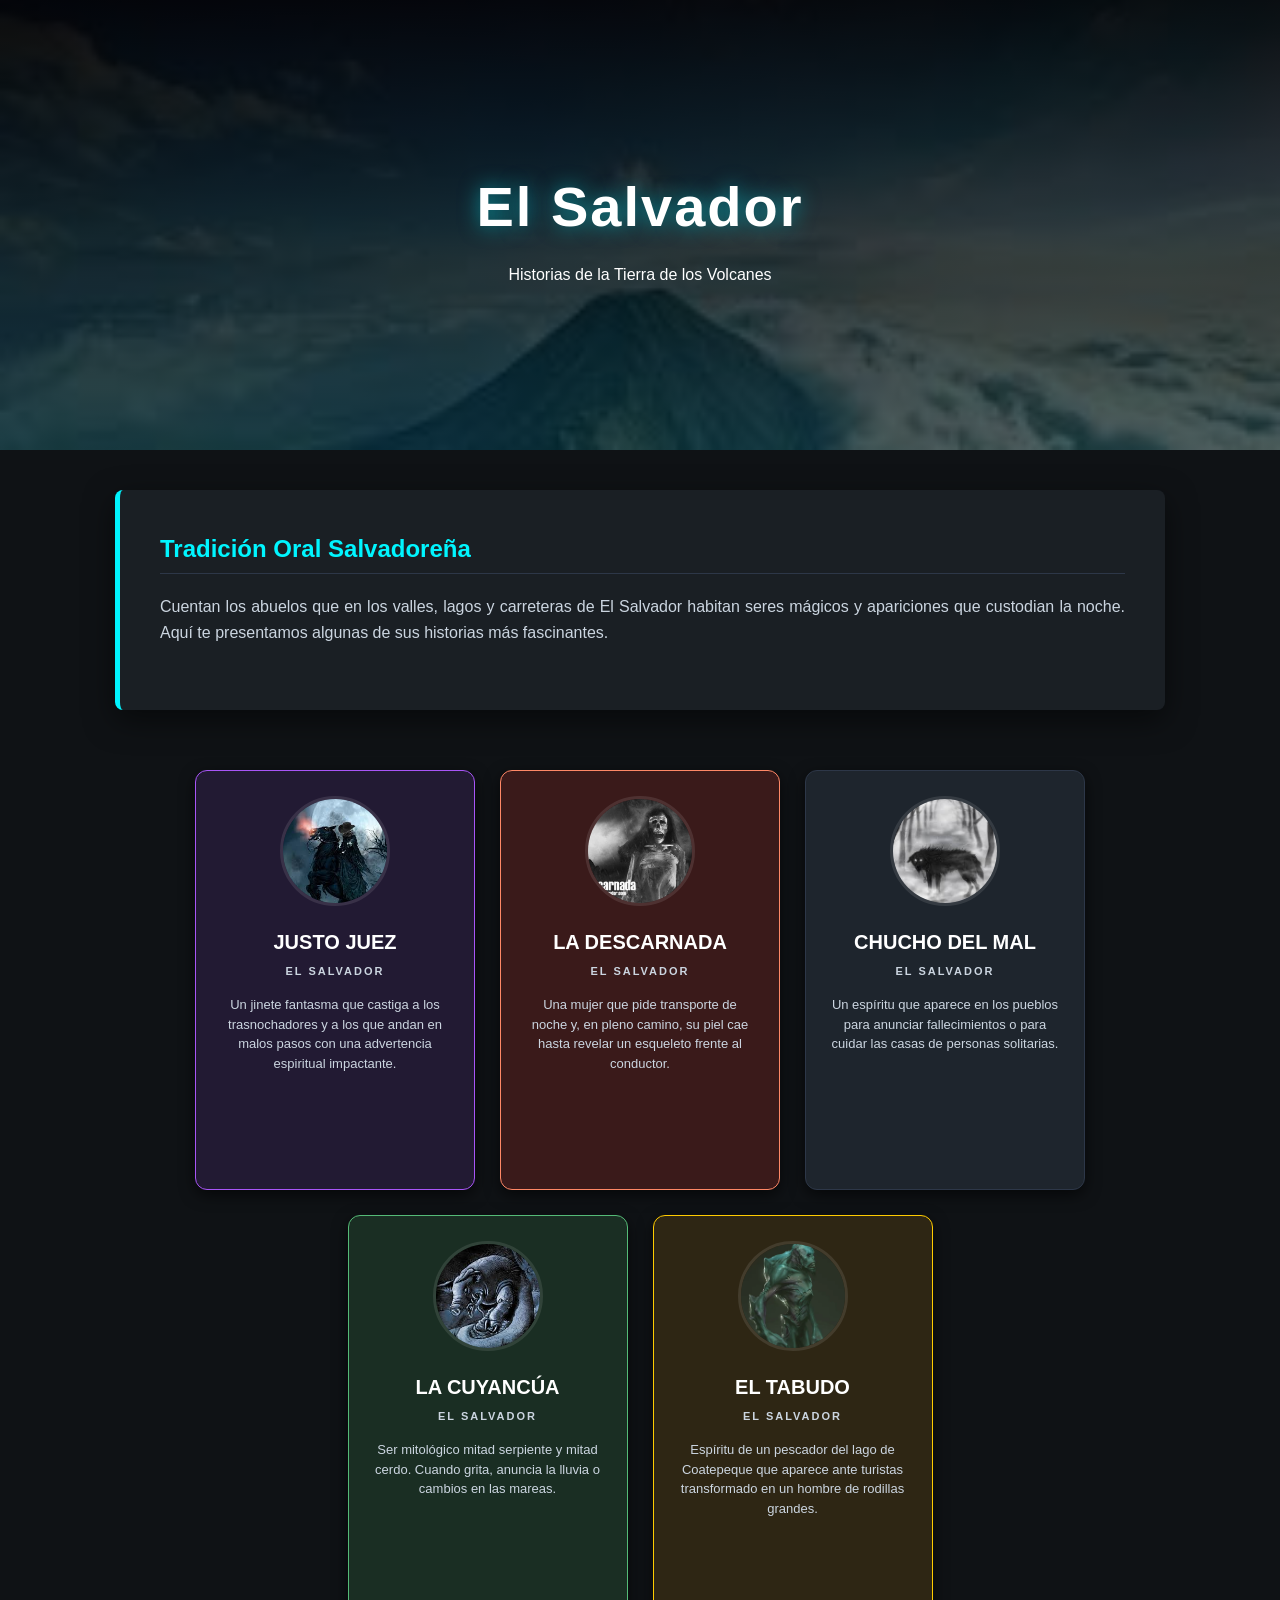
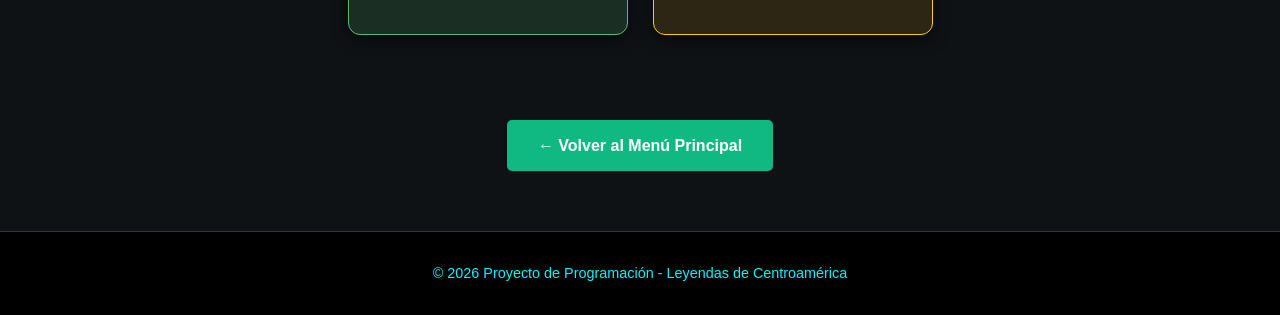
<file: html/el-salvador/El_Salvador.html>
<!DOCTYPE html>
<html lang="es">
<head>
    <meta charset="UTF-8">
    <meta name="viewport" content="width=device-width, initial-scale=1.0">
    <title>Leyendas de El Salvador</title>
    <link rel="stylesheet" href="../../css/general.css">
    <link rel="stylesheet" href="../../css/nivel2.css">
    <link rel="icon" type="image/png" href="../../img/iconos/slvd.png">
</head>
<body>


    <header class="encabezado-hero fondo-salvador">
        <div class="filtro-pantalla">
            <h1>El Salvador</h1>
            <p>Historias de la Tierra de los Volcanes</p>
        </div>
    </header>

    <main>
    <section class="caja-contenido">
        <h2>Tradición Oral Salvadoreña</h2>
        <p>Cuentan los abuelos que en los valles, lagos y carreteras de El Salvador habitan seres mágicos y apariciones que custodian la noche. Aquí te presentamos algunas de sus historias más fascinantes.</p>
    </section>

    <div class="contenedor-leyendas-grid">
        
        <a href="historias_sv.html#justojuez" class="card_link">
            <div class="card purple_card">
                <img class="card_img" src="../../img/sv_leyendas/justojuez.png" alt="El Justo Juez">
                <h1 class="card_title">JUSTO JUEZ</h1>
                <h2 class="card_subtitle">EL SALVADOR</h2>
                <p class="card_content">
                    Un jinete fantasma que castiga a los trasnochadores y a los que andan en malos pasos con una advertencia espiritual impactante.
                </p>
            </div>
        </a>

        <a href="historias_sv.html#descarnada" class="card_link">
            <div class="card red_card">
                <img class="card_img" src="../../img/sv_leyendas/descarnada.png" alt="La Descarnada">
                <h1 class="card_title">LA DESCARNADA</h1>
                <h2 class="card_subtitle">EL SALVADOR</h2>
                <p class="card_content">
                    Una mujer que pide transporte de noche y, en pleno camino, su piel cae hasta revelar un esqueleto frente al conductor.
                </p>
            </div>
        </a>

        <a href="historias_sv.html#chuchomal" class="card_link">
            <div class="card">
                <img class="card_img" src="../../img/sv_leyendas/chuchomal.png" alt="El Chucho del Mal">
                <h1 class="card_title">CHUCHO DEL MAL</h1>
                <h2 class="card_subtitle">EL SALVADOR</h2>
                <p class="card_content">
                    Un espíritu que aparece en los pueblos para anunciar fallecimientos o para cuidar las casas de personas solitarias.
                </p>
            </div>
        </a>

        <a href="historias_sv.html#cuyancua" class="card_link">
            <div class="card green_card">
                <img class="card_img" src="../../img/sv_leyendas/cuyancua.png" alt="La Cuyancúa">
                <h1 class="card_title">LA CUYANCÚA</h1>
                <h2 class="card_subtitle">EL SALVADOR</h2>
                <p class="card_content">
                    Ser mitológico mitad serpiente y mitad cerdo. Cuando grita, anuncia la lluvia o cambios en las mareas.
                </p>
            </div>
        </a>

        <a href="historias_sv.html#tabudo" class="card_link">
            <div class="card gold_card">
                <img class="card_img" src="../../img/sv_leyendas/tabudo.png" alt="El Tabudo">
                <h1 class="card_title">EL TABUDO</h1>
                <h2 class="card_subtitle">EL SALVADOR</h2>
                <p class="card_content">
                    Espíritu de un pescador del lago de Coatepeque que aparece ante turistas transformado en un hombre de rodillas grandes.
                </p>
            </div>
        </a>

    </div>

    <div style="text-align: center; margin-top: 50px;">
        <a href="../../index.html" class="boton-volver">← Volver al Menú Principal</a>
    </div>
</main>

    <footer>
        <p>&copy; 2026 Proyecto de Programación - Leyendas de Centroamérica</p>
    </footer>
</body>
</html>
</file>
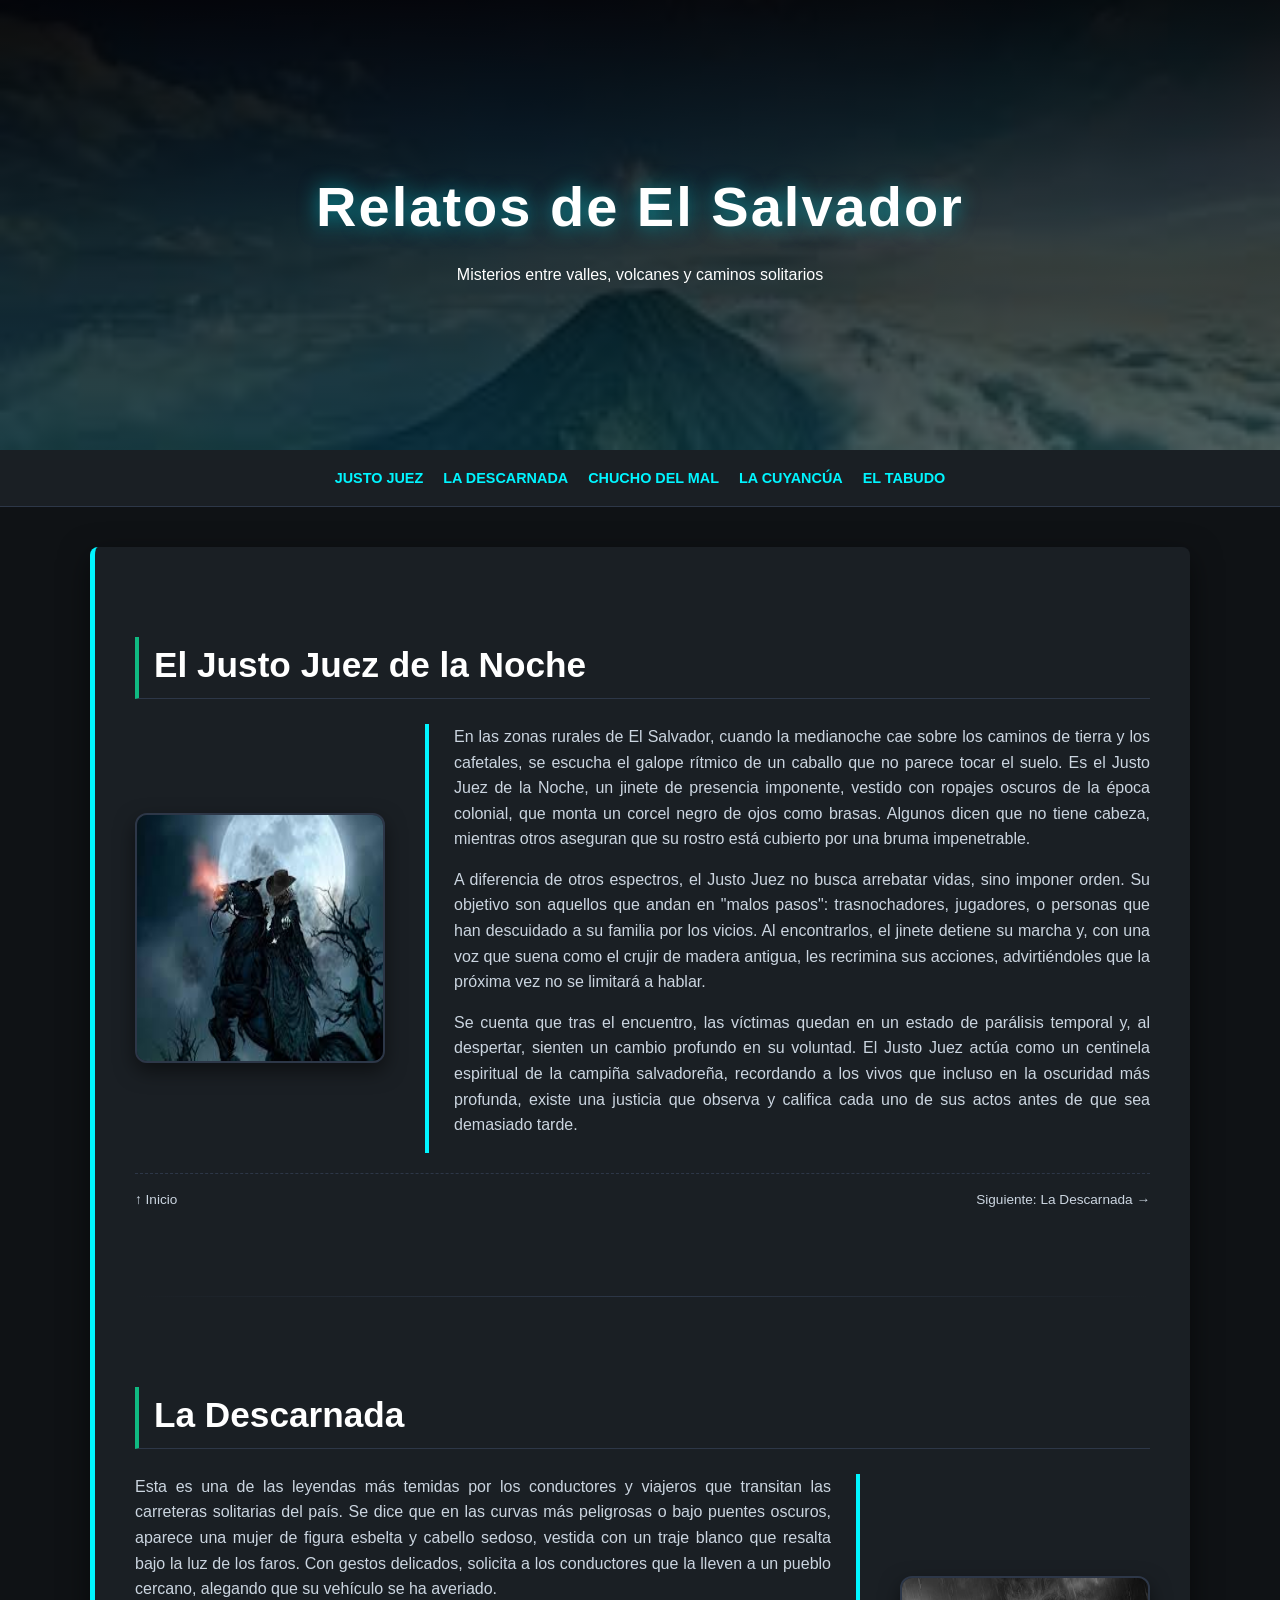
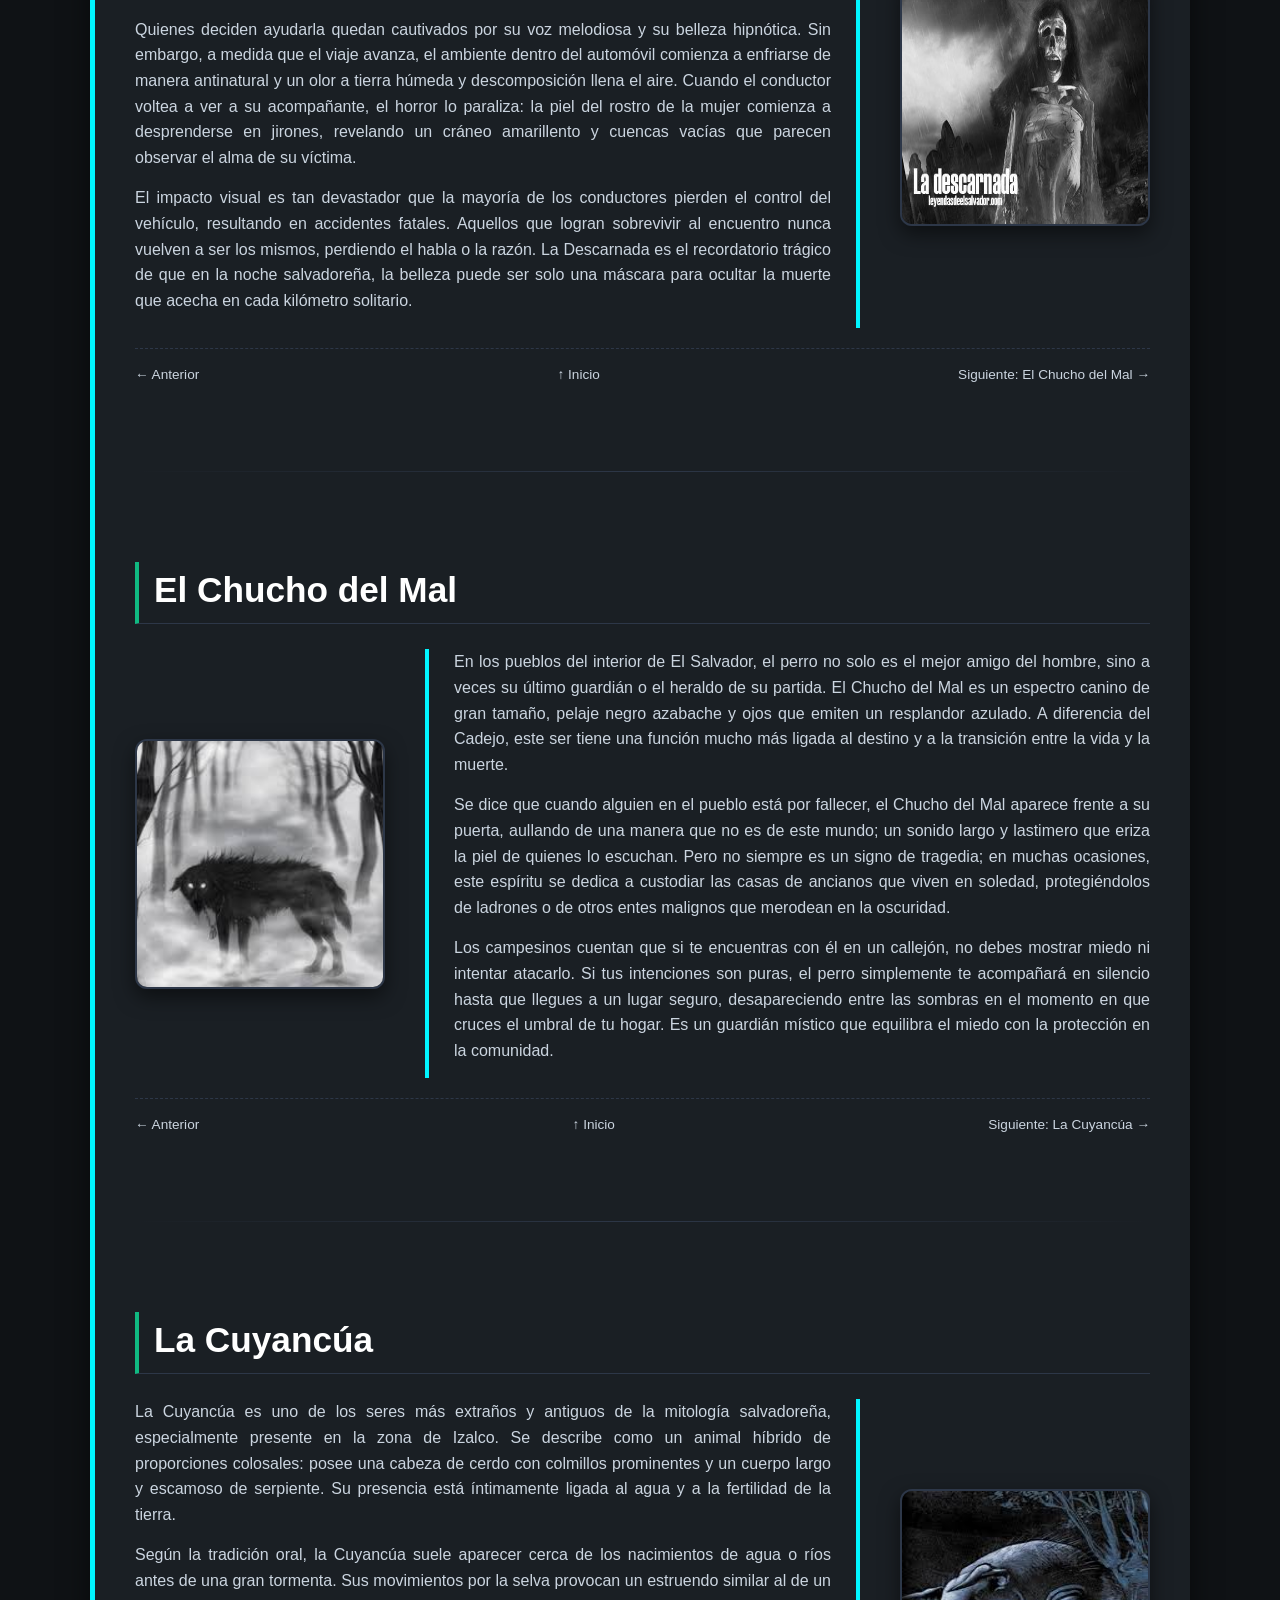
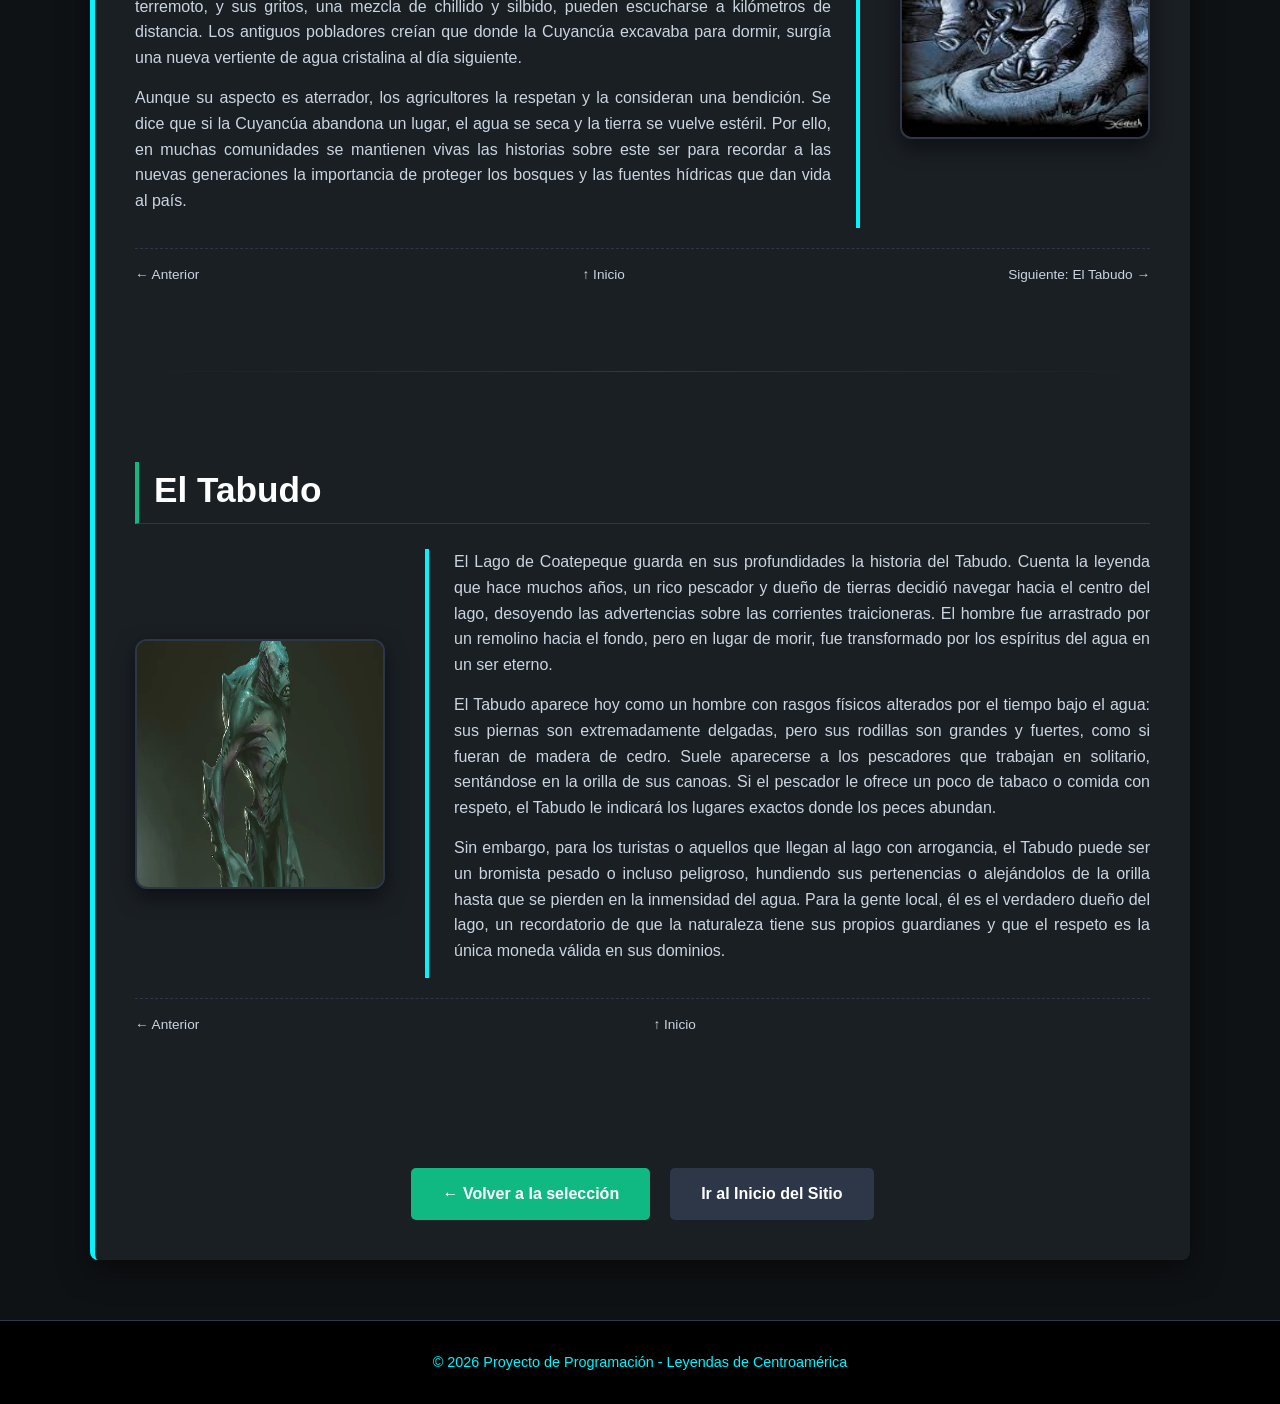
<file: html/el-salvador/historias_sv.html>
<!DOCTYPE html>
<html lang="es">
<head>
    <meta charset="UTF-8">
    <meta name="viewport" content="width=device-width, initial-scale=1.0">
    <title>Historias Detalladas - El Salvador</title>
    <link rel="stylesheet" href="../../css/general.css">
    <link rel="stylesheet" href="../../css/nivel3.css">
    <link rel="icon" type="image/png" href="../../img/iconos/slvd.png">
</head>
<body id="inicio-pagina">

    <header class="encabezado-hero fondo-salvador">
        <div class="filtro-pantalla">
            <h1>Relatos de El Salvador</h1>
            <p>Misterios entre valles, volcanes y caminos solitarios</p>
        </div>
    </header>

    <nav class="nav-interna">
        <ul>
            <li><a href="#justojuez">Justo Juez</a></li>
            <li><a href="#descarnada">La Descarnada</a></li>
            <li><a href="#chuchomal">Chucho del Mal</a></li>
            <li><a href="#cuyancua">La Cuyancúa</a></li>
            <li><a href="#tabudo">El Tabudo</a></li>
        </ul>
    </nav>

    <main class="caja-contenido">
        
        <article id="justojuez" class="seccion-historia">
            <h2>El Justo Juez de la Noche</h2>
            <div class="caja-detalle">
                <img src="../../img/sv_leyendas/justojuez.png" alt="El Justo Juez de la Noche" class="img-historia">
                <div class="texto-historia">
                    <p>En las zonas rurales de El Salvador, cuando la medianoche cae sobre los caminos de tierra y los cafetales, se escucha el galope rítmico de un caballo que no parece tocar el suelo. Es el Justo Juez de la Noche, un jinete de presencia imponente, vestido con ropajes oscuros de la época colonial, que monta un corcel negro de ojos como brasas. Algunos dicen que no tiene cabeza, mientras otros aseguran que su rostro está cubierto por una bruma impenetrable.</p>
                    <p>A diferencia de otros espectros, el Justo Juez no busca arrebatar vidas, sino imponer orden. Su objetivo son aquellos que andan en "malos pasos": trasnochadores, jugadores, o personas que han descuidado a su familia por los vicios. Al encontrarlos, el jinete detiene su marcha y, con una voz que suena como el crujir de madera antigua, les recrimina sus acciones, advirtiéndoles que la próxima vez no se limitará a hablar.</p>
                    <p>Se cuenta que tras el encuentro, las víctimas quedan en un estado de parálisis temporal y, al despertar, sienten un cambio profundo en su voluntad. El Justo Juez actúa como un centinela espiritual de la campiña salvadoreña, recordando a los vivos que incluso en la oscuridad más profunda, existe una justicia que observa y califica cada uno de sus actos antes de que sea demasiado tarde.</p>
                </div>
            </div>
            <div class="navegacion-historias">
                <a href="#inicio-pagina" class="link-subir">↑ Inicio</a>
                <a href="#descarnada" class="btn-siguiente">Siguiente: La Descarnada →</a>
            </div>
        </article>

        <hr class="separador">

        <article id="descarnada" class="seccion-historia">
            <h2>La Descarnada</h2>
            <div class="caja-detalle">
                <img src="../../img/sv_leyendas/descarnada.png" alt="La Descarnada en la carretera" class="img-historia">
                <div class="texto-historia">
                    <p>Esta es una de las leyendas más temidas por los conductores y viajeros que transitan las carreteras solitarias del país. Se dice que en las curvas más peligrosas o bajo puentes oscuros, aparece una mujer de figura esbelta y cabello sedoso, vestida con un traje blanco que resalta bajo la luz de los faros. Con gestos delicados, solicita a los conductores que la lleven a un pueblo cercano, alegando que su vehículo se ha averiado.</p>
                    <p>Quienes deciden ayudarla quedan cautivados por su voz melodiosa y su belleza hipnótica. Sin embargo, a medida que el viaje avanza, el ambiente dentro del automóvil comienza a enfriarse de manera antinatural y un olor a tierra húmeda y descomposición llena el aire. Cuando el conductor voltea a ver a su acompañante, el horror lo paraliza: la piel del rostro de la mujer comienza a desprenderse en jirones, revelando un cráneo amarillento y cuencas vacías que parecen observar el alma de su víctima.</p>
                    <p>El impacto visual es tan devastador que la mayoría de los conductores pierden el control del vehículo, resultando en accidentes fatales. Aquellos que logran sobrevivir al encuentro nunca vuelven a ser los mismos, perdiendo el habla o la razón. La Descarnada es el recordatorio trágico de que en la noche salvadoreña, la belleza puede ser solo una máscara para ocultar la muerte que acecha en cada kilómetro solitario.</p>
                </div>
            </div>
            <div class="navegacion-historias">
                <a href="#justojuez" class="btn-anterior">← Anterior</a>
                <a href="#inicio-pagina" class="link-subir">↑ Inicio</a>
                <a href="#chuchomal" class="btn-siguiente">Siguiente: El Chucho del Mal →</a>
            </div>
        </article>

        <hr class="separador">

        <article id="chuchomal" class="seccion-historia">
            <h2>El Chucho del Mal</h2>
            <div class="caja-detalle">
                <img src="../../img/sv_leyendas/chuchomal.png" alt="El espectro del Chucho del Mal" class="img-historia">
                <div class="texto-historia">
                    <p>En los pueblos del interior de El Salvador, el perro no solo es el mejor amigo del hombre, sino a veces su último guardián o el heraldo de su partida. El Chucho del Mal es un espectro canino de gran tamaño, pelaje negro azabache y ojos que emiten un resplandor azulado. A diferencia del Cadejo, este ser tiene una función mucho más ligada al destino y a la transición entre la vida y la muerte.</p>
                    <p>Se dice que cuando alguien en el pueblo está por fallecer, el Chucho del Mal aparece frente a su puerta, aullando de una manera que no es de este mundo; un sonido largo y lastimero que eriza la piel de quienes lo escuchan. Pero no siempre es un signo de tragedia; en muchas ocasiones, este espíritu se dedica a custodiar las casas de ancianos que viven en soledad, protegiéndolos de ladrones o de otros entes malignos que merodean en la oscuridad.</p>
                    <p>Los campesinos cuentan que si te encuentras con él en un callejón, no debes mostrar miedo ni intentar atacarlo. Si tus intenciones son puras, el perro simplemente te acompañará en silencio hasta que llegues a un lugar seguro, desapareciendo entre las sombras en el momento en que cruces el umbral de tu hogar. Es un guardián místico que equilibra el miedo con la protección en la comunidad.</p>
                </div>
            </div>
            <div class="navegacion-historias">
                <a href="#descarnada" class="btn-anterior">← Anterior</a>
                <a href="#inicio-pagina" class="link-subir">↑ Inicio</a>
                <a href="#cuyancua" class="btn-siguiente">Siguiente: La Cuyancúa →</a>
            </div>
        </article>

        <hr class="separador">

        <article id="cuyancua" class="seccion-historia">
            <h2>La Cuyancúa</h2>
            <div class="caja-detalle">
                <img src="../../img/sv_leyendas/cuyancua.png" alt="La criatura mística Cuyancúa" class="img-historia">
                <div class="texto-historia">
                    <p>La Cuyancúa es uno de los seres más extraños y antiguos de la mitología salvadoreña, especialmente presente en la zona de Izalco. Se describe como un animal híbrido de proporciones colosales: posee una cabeza de cerdo con colmillos prominentes y un cuerpo largo y escamoso de serpiente. Su presencia está íntimamente ligada al agua y a la fertilidad de la tierra.</p>
                    <p>Según la tradición oral, la Cuyancúa suele aparecer cerca de los nacimientos de agua o ríos antes de una gran tormenta. Sus movimientos por la selva provocan un estruendo similar al de un terremoto, y sus gritos, una mezcla de chillido y silbido, pueden escucharse a kilómetros de distancia. Los antiguos pobladores creían que donde la Cuyancúa excavaba para dormir, surgía una nueva vertiente de agua cristalina al día siguiente.</p>
                    <p>Aunque su aspecto es aterrador, los agricultores la respetan y la consideran una bendición. Se dice que si la Cuyancúa abandona un lugar, el agua se seca y la tierra se vuelve estéril. Por ello, en muchas comunidades se mantienen vivas las historias sobre este ser para recordar a las nuevas generaciones la importancia de proteger los bosques y las fuentes hídricas que dan vida al país.</p>
                </div>
            </div>
            <div class="navegacion-historias">
                <a href="#chuchomal" class="btn-anterior">← Anterior</a>
                <a href="#inicio-pagina" class="link-subir">↑ Inicio</a>
                <a href="#tabudo" class="btn-siguiente">Siguiente: El Tabudo →</a>
            </div>
        </article>

        <hr class="separador">

        <article id="tabudo" class="seccion-historia">
            <h2>El Tabudo</h2>
            <div class="caja-detalle">
                <img src="../../img/sv_leyendas/tabudo.png" alt="El Tabudo del Lago de Coatepeque" class="img-historia">
                <div class="texto-historia">
                    <p>El Lago de Coatepeque guarda en sus profundidades la historia del Tabudo. Cuenta la leyenda que hace muchos años, un rico pescador y dueño de tierras decidió navegar hacia el centro del lago, desoyendo las advertencias sobre las corrientes traicioneras. El hombre fue arrastrado por un remolino hacia el fondo, pero en lugar de morir, fue transformado por los espíritus del agua en un ser eterno.</p>
                    <p>El Tabudo aparece hoy como un hombre con rasgos físicos alterados por el tiempo bajo el agua: sus piernas son extremadamente delgadas, pero sus rodillas son grandes y fuertes, como si fueran de madera de cedro. Suele aparecerse a los pescadores que trabajan en solitario, sentándose en la orilla de sus canoas. Si el pescador le ofrece un poco de tabaco o comida con respeto, el Tabudo le indicará los lugares exactos donde los peces abundan.</p>
                    <p>Sin embargo, para los turistas o aquellos que llegan al lago con arrogancia, el Tabudo puede ser un bromista pesado o incluso peligroso, hundiendo sus pertenencias o alejándolos de la orilla hasta que se pierden en la inmensidad del agua. Para la gente local, él es el verdadero dueño del lago, un recordatorio de que la naturaleza tiene sus propios guardianes y que el respeto es la única moneda válida en sus dominios.</p>
                </div>
            </div>
            <div class="navegacion-historias">
                <a href="#cuyancua" class="btn-anterior">← Anterior</a>
                <a href="#inicio-pagina" class="link-subir">↑ Inicio</a>
                <span></span>
            </div>
        </article>

        <div class="contenedor-navegacion">
            <a href="El_Salvador.html" class="boton-volver">← Volver a la selección</a>
            <a href="../../index.html" class="boton-inicio">Ir al Inicio del Sitio</a>
        </div>
    </main>

    <footer>
        <p>&copy; 2026 Proyecto de Programación - Leyendas de Centroamérica</p>
    </footer>

</body>
</html>
</file>
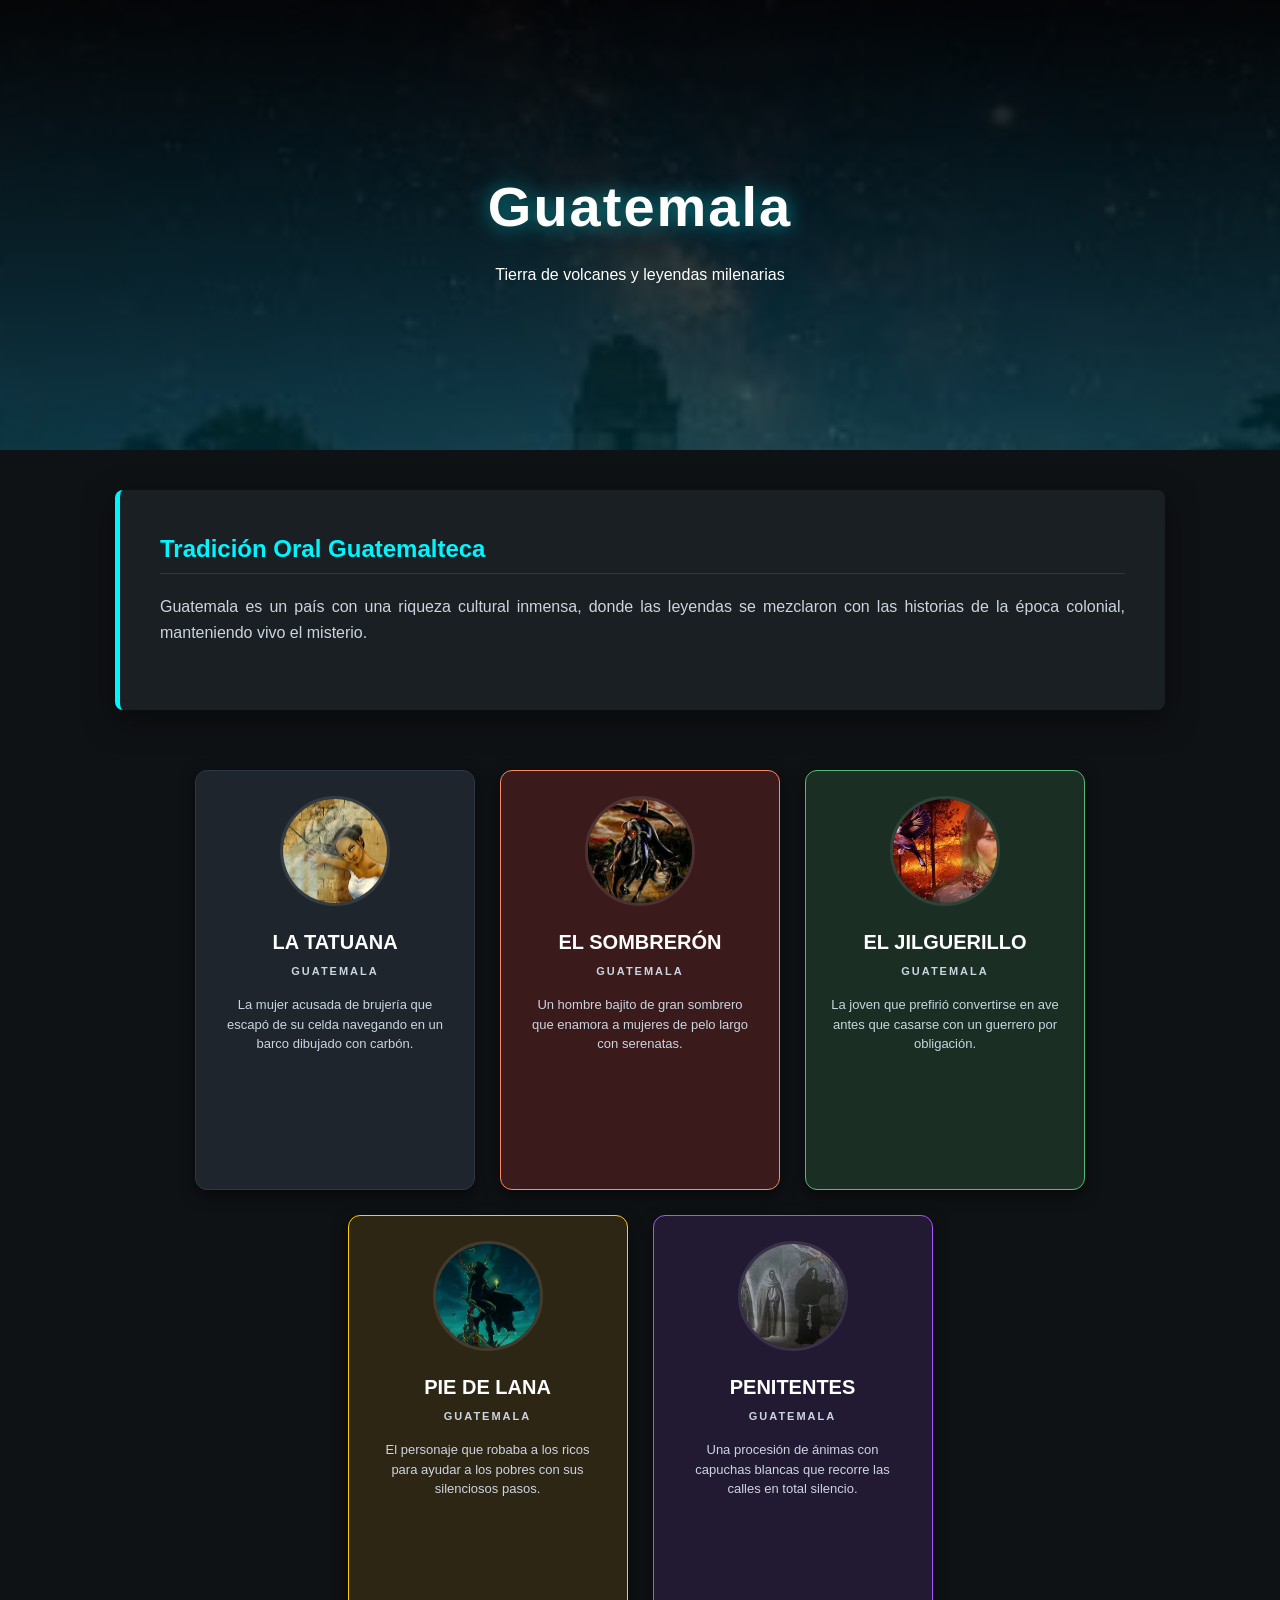
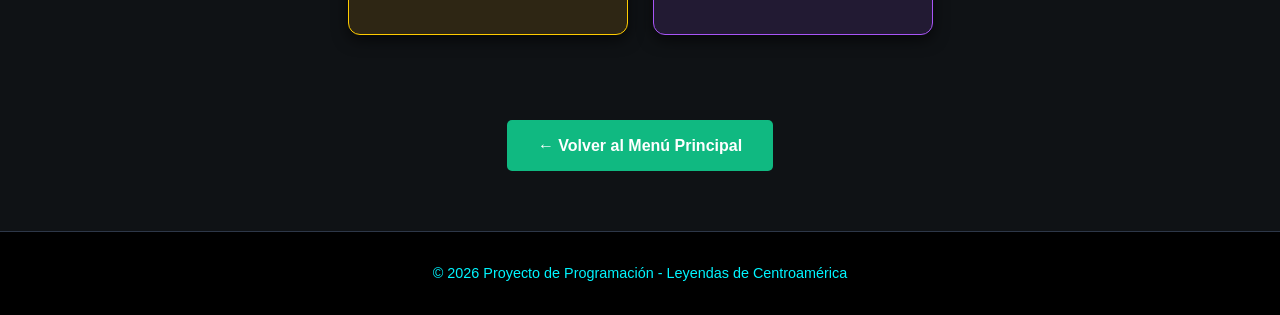
<file: html/guatemala/Guatemala.html>
<!DOCTYPE html>
<html lang="es">
<head>
    <meta charset="UTF-8">
    <meta name="viewport" content="width=device-width, initial-scale=1.0">
    <title>Leyendas de Guatemala</title>
    <link rel="stylesheet" href="../../css/general.css">
    <link rel="stylesheet" href="../../css/nivel2.css">
    <link rel="icon" type="image/png" href="../../img/iconos/mundialista.png">
</head>
<body>
    <header class="encabezado-hero fondo-guatemala">
        <div class="filtro-pantalla">
            <h1>Guatemala</h1>
            <p>Tierra de volcanes y leyendas milenarias</p>
        </div>
    </header>

    <main>
    <section class="caja-contenido">
        <h2>Tradición Oral Guatemalteca</h2>
        <p>Guatemala es un país con una riqueza cultural inmensa, donde las leyendas se mezclaron con las historias de la época colonial, manteniendo vivo el misterio.</p>
    </section>

    <div class="contenedor-leyendas-grid">
        
        <a href="historias_gt.html#tatuana" class="card_link">
            <div class="card">
                <img class="card_img" src="../../img/gt_leyendas/tatuana.png" alt="La Tatuana">
                <h1 class="card_title">LA TATUANA</h1>
                <h2 class="card_subtitle">GUATEMALA</h2>
                <p class="card_content">La mujer acusada de brujería que escapó de su celda navegando en un barco dibujado con carbón.</p>
            </div>
        </a>

        <a href="historias_gt.html#sombreron" class="card_link">
            <div class="card red_card">
                <img class="card_img" src="../../img/gt_leyendas/sombreron.png" alt="El Sombrerón">
                <h1 class="card_title">EL SOMBRERÓN</h1>
                <h2 class="card_subtitle">GUATEMALA</h2>
                <p class="card_content">Un hombre bajito de gran sombrero que enamora a mujeres de pelo largo con serenatas.</p>
            </div>
        </a>

        <a href="historias_gt.html#jilguerillo" class="card_link">
            <div class="card green_card">
                <img class="card_img" src="../../img/gt_leyendas/jilguerillo.png" alt="El Jilguerillo">
                <h1 class="card_title">EL JILGUERILLO</h1>
                <h2 class="card_subtitle">GUATEMALA</h2>
                <p class="card_content">La joven que prefirió convertirse en ave antes que casarse con un guerrero por obligación.</p>
            </div>
        </a>

        <a href="historias_gt.html#piedelana" class="card_link">
            <div class="card gold_card">
                <img class="card_img" src="../../img/gt_leyendas/piedelana.png" alt="Pie de Lana">
                <h1 class="card_title">PIE DE LANA</h1>
                <h2 class="card_subtitle">GUATEMALA</h2>
                <p class="card_content">El personaje que robaba a los ricos para ayudar a los pobres con sus silenciosos pasos.</p>
            </div>
        </a>

        <a href="historias_gt.html#penitentes" class="card_link">
            <div class="card purple_card">
                <img class="card_img" src="../../img/gt_leyendas/penitentes.png" alt="Los Penitentes">
                <h1 class="card_title">PENITENTES</h1>
                <h2 class="card_subtitle">GUATEMALA</h2>
                <p class="card_content">Una procesión de ánimas con capuchas blancas que recorre las calles en total silencio.</p>
            </div>
        </a>

    </div>

    <div style="text-align: center; margin-top: 50px;">
        <a href="../../index.html" class="boton-volver">← Volver al Menú Principal</a>
    </div>
</main>

    <footer>
        <p>&copy; 2026 Proyecto de Programación - Leyendas de Centroamérica</p>
    </footer>

</body>
</html>
</file>
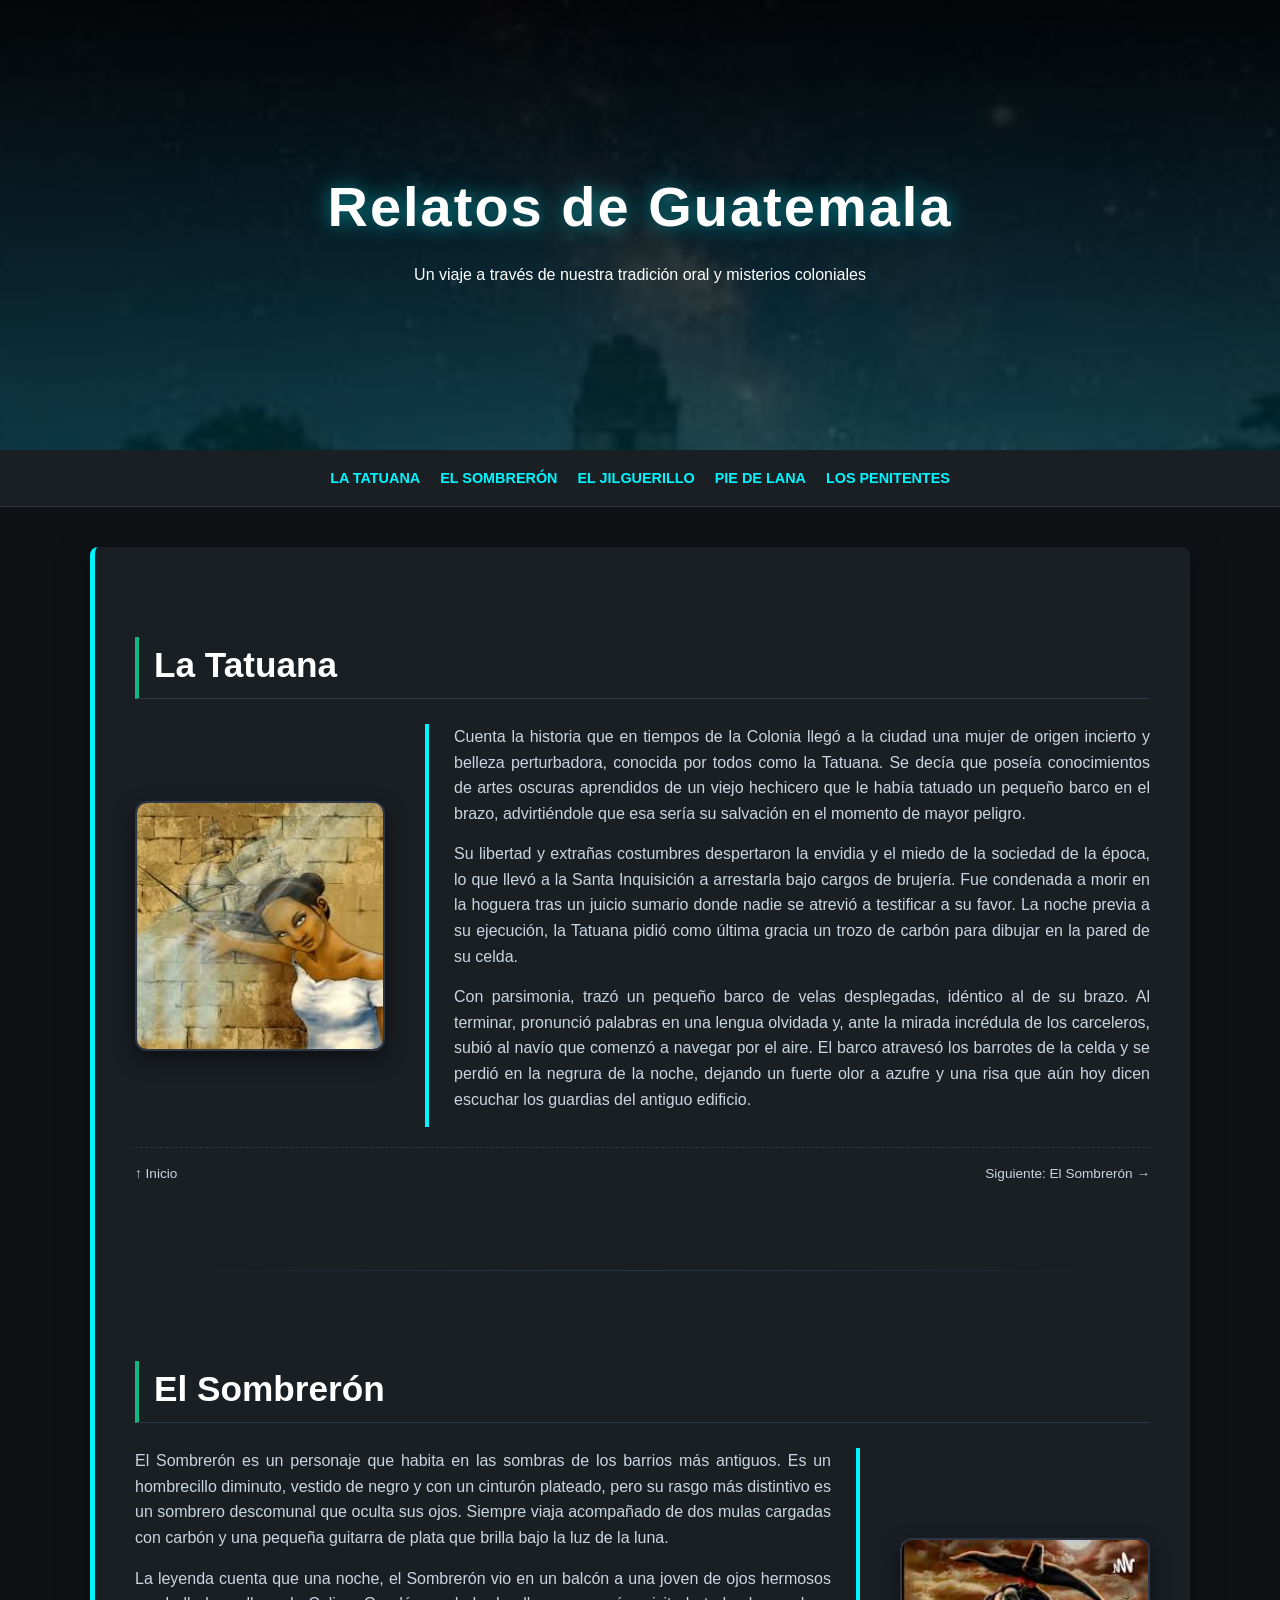
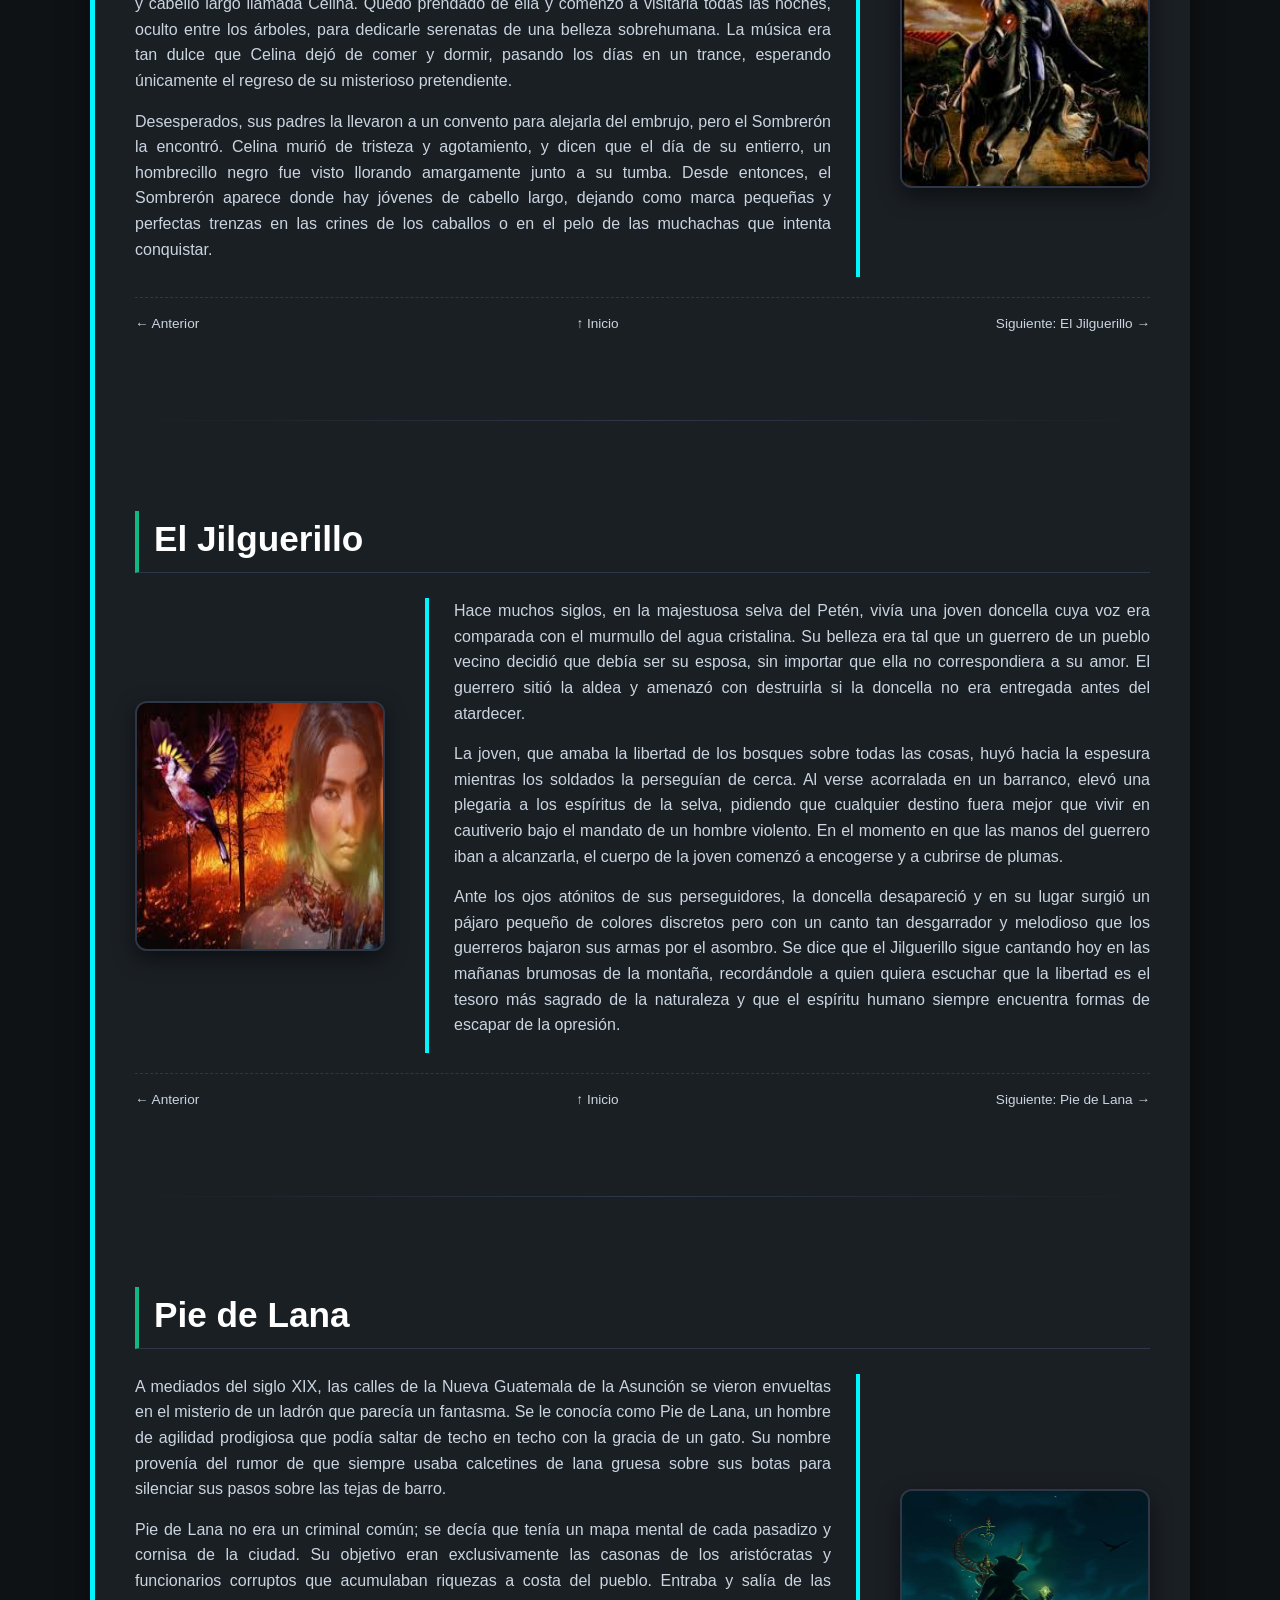
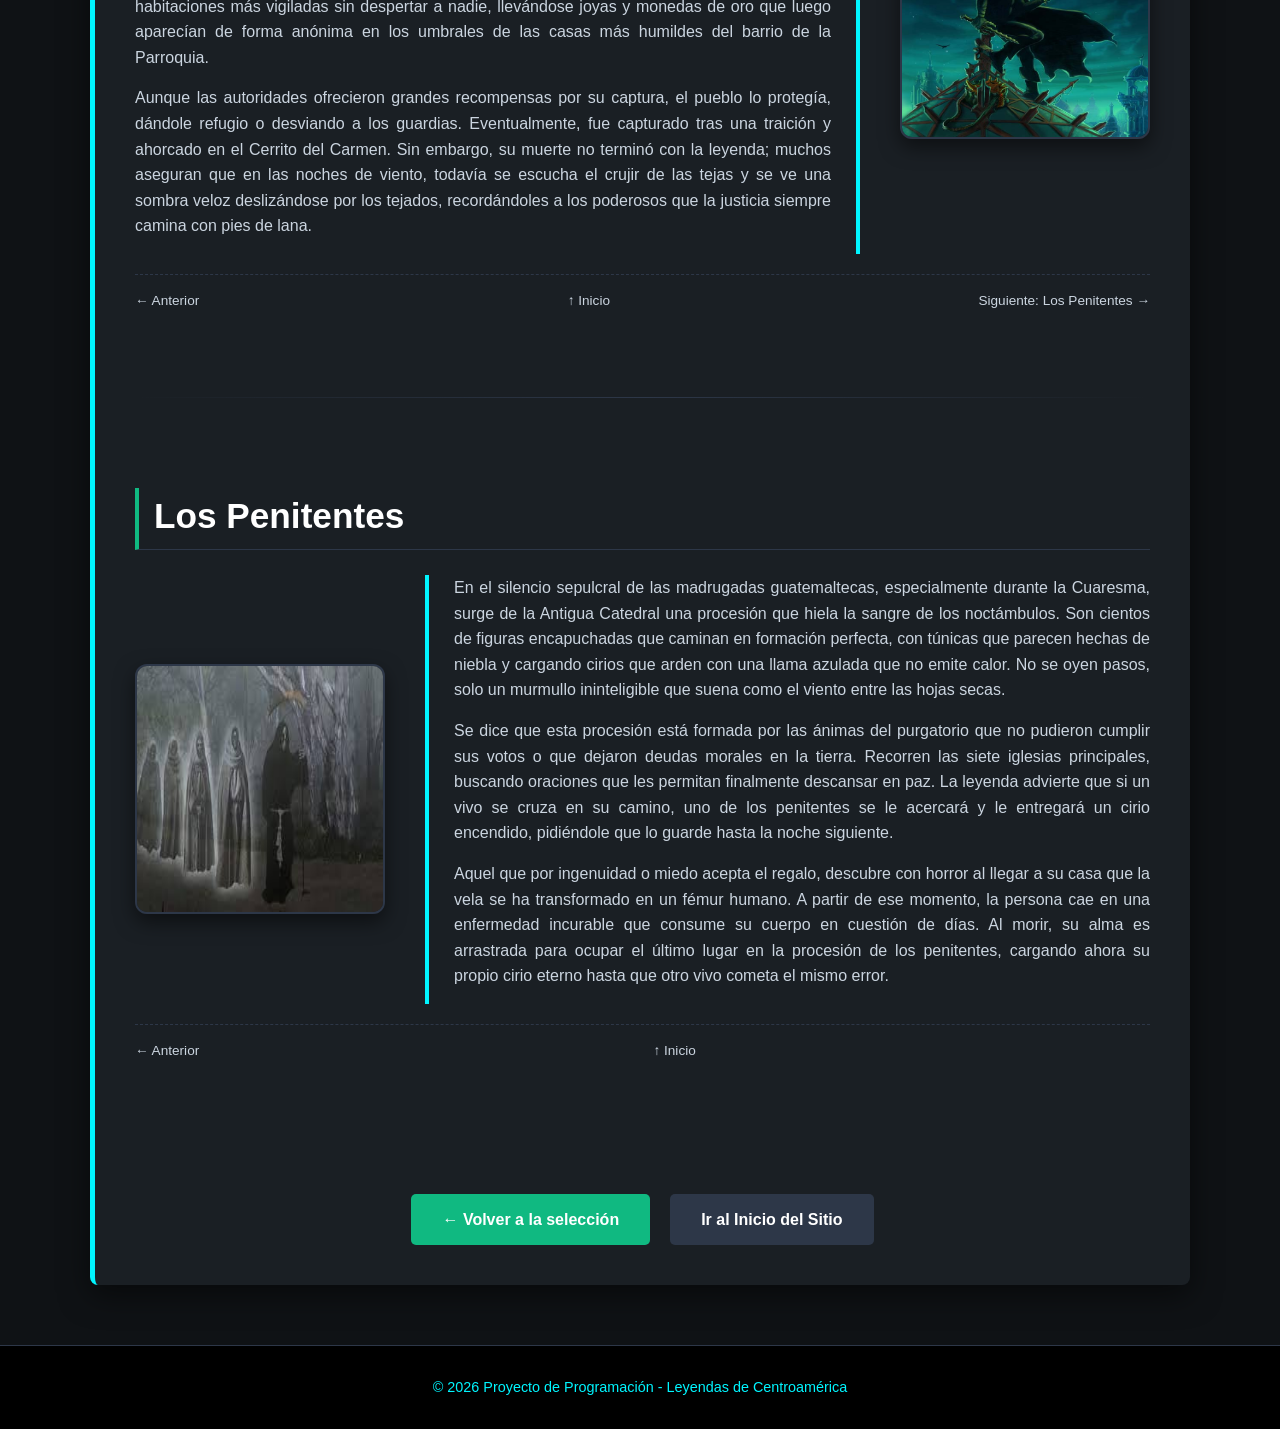
<file: html/guatemala/historias_gt.html>
<!DOCTYPE html>
<html lang="es">
<head>
    <meta charset="UTF-8">
    <meta name="viewport" content="width=device-width, initial-scale=1.0">
    <title>Historias Detalladas - Guatemala</title>
    <link rel="stylesheet" href="../../css/general.css">
    <link rel="stylesheet" href="../../css/nivel3.css">
    <link rel="icon" type="image/png" href="../../img/iconos/mundialista.png">
</head>
<body id="inicio-pagina">

    <header class="encabezado-hero fondo-guatemala">
        <div class="filtro-pantalla">
            <h1>Relatos de Guatemala</h1>
            <p>Un viaje a través de nuestra tradición oral y misterios coloniales</p>
        </div>
    </header>

    <nav class="nav-interna">
        <ul>
            <li><a href="#tatuana">La Tatuana</a></li>
            <li><a href="#sombreron">El Sombrerón</a></li>
            <li><a href="#jilguerillo">El Jilguerillo</a></li>
            <li><a href="#piedelana">Pie de Lana</a></li>
            <li><a href="#penitentes">Los Penitentes</a></li>
        </ul>
    </nav>

    <main class="caja-contenido">
        
        <article id="tatuana" class="seccion-historia">
            <h2>La Tatuana</h2>
            <div class="caja-detalle">
                <img src="../../img/gt_leyendas/tatuana.png" alt="La Tatuana en su barco de carbón" class="img-historia">
                <div class="texto-historia">
                    <p>Cuenta la historia que en tiempos de la Colonia llegó a la ciudad una mujer de origen incierto y belleza perturbadora, conocida por todos como la Tatuana. Se decía que poseía conocimientos de artes oscuras aprendidos de un viejo hechicero que le había tatuado un pequeño barco en el brazo, advirtiéndole que esa sería su salvación en el momento de mayor peligro.</p>
                    <p>Su libertad y extrañas costumbres despertaron la envidia y el miedo de la sociedad de la época, lo que llevó a la Santa Inquisición a arrestarla bajo cargos de brujería. Fue condenada a morir en la hoguera tras un juicio sumario donde nadie se atrevió a testificar a su favor. La noche previa a su ejecución, la Tatuana pidió como última gracia un trozo de carbón para dibujar en la pared de su celda.</p>
                    <p>Con parsimonia, trazó un pequeño barco de velas desplegadas, idéntico al de su brazo. Al terminar, pronunció palabras en una lengua olvidada y, ante la mirada incrédula de los carceleros, subió al navío que comenzó a navegar por el aire. El barco atravesó los barrotes de la celda y se perdió en la negrura de la noche, dejando un fuerte olor a azufre y una risa que aún hoy dicen escuchar los guardias del antiguo edificio.</p>
                </div>
            </div>
            <div class="navegacion-historias">
                <a href="#inicio-pagina" class="link-subir">↑ Inicio</a>
                <a href="#sombreron" class="btn-siguiente">Siguiente: El Sombrerón →</a>
            </div>
        </article>

        <hr class="separador">

        <article id="sombreron" class="seccion-historia">
            <h2>El Sombrerón</h2>
            <div class="caja-detalle">
                <img src="../../img/gt_leyendas/sombreron.png" alt="El Sombrerón y sus mulas" class="img-historia">
                <div class="texto-historia">
                    <p>El Sombrerón es un personaje que habita en las sombras de los barrios más antiguos. Es un hombrecillo diminuto, vestido de negro y con un cinturón plateado, pero su rasgo más distintivo es un sombrero descomunal que oculta sus ojos. Siempre viaja acompañado de dos mulas cargadas con carbón y una pequeña guitarra de plata que brilla bajo la luz de la luna.</p>
                    <p>La leyenda cuenta que una noche, el Sombrerón vio en un balcón a una joven de ojos hermosos y cabello largo llamada Celina. Quedó prendado de ella y comenzó a visitarla todas las noches, oculto entre los árboles, para dedicarle serenatas de una belleza sobrehumana. La música era tan dulce que Celina dejó de comer y dormir, pasando los días en un trance, esperando únicamente el regreso de su misterioso pretendiente.</p>
                    <p>Desesperados, sus padres la llevaron a un convento para alejarla del embrujo, pero el Sombrerón la encontró. Celina murió de tristeza y agotamiento, y dicen que el día de su entierro, un hombrecillo negro fue visto llorando amargamente junto a su tumba. Desde entonces, el Sombrerón aparece donde hay jóvenes de cabello largo, dejando como marca pequeñas y perfectas trenzas en las crines de los caballos o en el pelo de las muchachas que intenta conquistar.</p>
                </div>
            </div>
            <div class="navegacion-historias">
                <a href="#tatuana" class="btn-anterior">← Anterior</a>
                <a href="#inicio-pagina" class="link-subir">↑ Inicio</a>
                <a href="#jilguerillo" class="btn-siguiente">Siguiente: El Jilguerillo →</a>
            </div>
        </article>

        <hr class="separador">

        <article id="jilguerillo" class="seccion-historia">
            <h2>El Jilguerillo</h2>
            <div class="caja-detalle">
                <img src="../../img/gt_leyendas/jilguerillo.png" alt="El ave Jilguerillo en el bosque" class="img-historia">
                <div class="texto-historia">
                    <p>Hace muchos siglos, en la majestuosa selva del Petén, vivía una joven doncella cuya voz era comparada con el murmullo del agua cristalina. Su belleza era tal que un guerrero de un pueblo vecino decidió que debía ser su esposa, sin importar que ella no correspondiera a su amor. El guerrero sitió la aldea y amenazó con destruirla si la doncella no era entregada antes del atardecer.</p>
                    <p>La joven, que amaba la libertad de los bosques sobre todas las cosas, huyó hacia la espesura mientras los soldados la perseguían de cerca. Al verse acorralada en un barranco, elevó una plegaria a los espíritus de la selva, pidiendo que cualquier destino fuera mejor que vivir en cautiverio bajo el mandato de un hombre violento. En el momento en que las manos del guerrero iban a alcanzarla, el cuerpo de la joven comenzó a encogerse y a cubrirse de plumas.</p>
                    <p>Ante los ojos atónitos de sus perseguidores, la doncella desapareció y en su lugar surgió un pájaro pequeño de colores discretos pero con un canto tan desgarrador y melodioso que los guerreros bajaron sus armas por el asombro. Se dice que el Jilguerillo sigue cantando hoy en las mañanas brumosas de la montaña, recordándole a quien quiera escuchar que la libertad es el tesoro más sagrado de la naturaleza y que el espíritu humano siempre encuentra formas de escapar de la opresión.</p>
                </div>
            </div>
            <div class="navegacion-historias">
                <a href="#sombreron" class="btn-anterior">← Anterior</a>
                <a href="#inicio-pagina" class="link-subir">↑ Inicio</a>
                <a href="#piedelana" class="btn-siguiente">Siguiente: Pie de Lana →</a>
            </div>
        </article>

        <hr class="separador">

        <article id="piedelana" class="seccion-historia">
            <h2>Pie de Lana</h2>
            <div class="caja-detalle">
                <img src="../../img/gt_leyendas/piedelana.png" alt="El bandido Pie de Lana en los tejados" class="img-historia">
                <div class="texto-historia">
                    <p>A mediados del siglo XIX, las calles de la Nueva Guatemala de la Asunción se vieron envueltas en el misterio de un ladrón que parecía un fantasma. Se le conocía como Pie de Lana, un hombre de agilidad prodigiosa que podía saltar de techo en techo con la gracia de un gato. Su nombre provenía del rumor de que siempre usaba calcetines de lana gruesa sobre sus botas para silenciar sus pasos sobre las tejas de barro.</p>
                    <p>Pie de Lana no era un criminal común; se decía que tenía un mapa mental de cada pasadizo y cornisa de la ciudad. Su objetivo eran exclusivamente las casonas de los aristócratas y funcionarios corruptos que acumulaban riquezas a costa del pueblo. Entraba y salía de las habitaciones más vigiladas sin despertar a nadie, llevándose joyas y monedas de oro que luego aparecían de forma anónima en los umbrales de las casas más humildes del barrio de la Parroquia.</p>
                    <p>Aunque las autoridades ofrecieron grandes recompensas por su captura, el pueblo lo protegía, dándole refugio o desviando a los guardias. Eventualmente, fue capturado tras una traición y ahorcado en el Cerrito del Carmen. Sin embargo, su muerte no terminó con la leyenda; muchos aseguran que en las noches de viento, todavía se escucha el crujir de las tejas y se ve una sombra veloz deslizándose por los tejados, recordándoles a los poderosos que la justicia siempre camina con pies de lana.</p>
                </div>
            </div>
            <div class="navegacion-historias">
                <a href="#jilguerillo" class="btn-anterior">← Anterior</a>
                <a href="#inicio-pagina" class="link-subir">↑ Inicio</a>
                <a href="#penitentes" class="btn-siguiente">Siguiente: Los Penitentes →</a>
            </div>
        </article>

        <hr class="separador">

        <article id="penitentes" class="seccion-historia">
            <h2>Los Penitentes</h2>
            <div class="caja-detalle">
                <img src="../../img/gt_leyendas/penitentes.png" alt="Procesión de ánimas de Los Penitentes" class="img-historia">
                <div class="texto-historia">
                    <p>En el silencio sepulcral de las madrugadas guatemaltecas, especialmente durante la Cuaresma, surge de la Antigua Catedral una procesión que hiela la sangre de los noctámbulos. Son cientos de figuras encapuchadas que caminan en formación perfecta, con túnicas que parecen hechas de niebla y cargando cirios que arden con una llama azulada que no emite calor. No se oyen pasos, solo un murmullo ininteligible que suena como el viento entre las hojas secas.</p>
                    <p>Se dice que esta procesión está formada por las ánimas del purgatorio que no pudieron cumplir sus votos o que dejaron deudas morales en la tierra. Recorren las siete iglesias principales, buscando oraciones que les permitan finalmente descansar en paz. La leyenda advierte que si un vivo se cruza en su camino, uno de los penitentes se le acercará y le entregará un cirio encendido, pidiéndole que lo guarde hasta la noche siguiente.</p>
                    <p>Aquel que por ingenuidad o miedo acepta el regalo, descubre con horror al llegar a su casa que la vela se ha transformado en un fémur humano. A partir de ese momento, la persona cae en una enfermedad incurable que consume su cuerpo en cuestión de días. Al morir, su alma es arrastrada para ocupar el último lugar en la procesión de los penitentes, cargando ahora su propio cirio eterno hasta que otro vivo cometa el mismo error.</p>
                </div>
            </div>
            <div class="navegacion-historias">
                <a href="#piedelana" class="btn-anterior">← Anterior</a>
                <a href="#inicio-pagina" class="link-subir">↑ Inicio</a>
                <span></span>
            </div>
        </article>

        <div class="contenedor-navegacion">
            <a href="Guatemala.html" class="boton-volver">← Volver a la selección</a>
            <a href="../../index.html" class="boton-inicio">Ir al Inicio del Sitio</a>
        </div>
    </main>

    <footer>
        <p>&copy; 2026 Proyecto de Programación - Leyendas de Centroamérica</p>
    </footer>

</body>
</html>
</file>
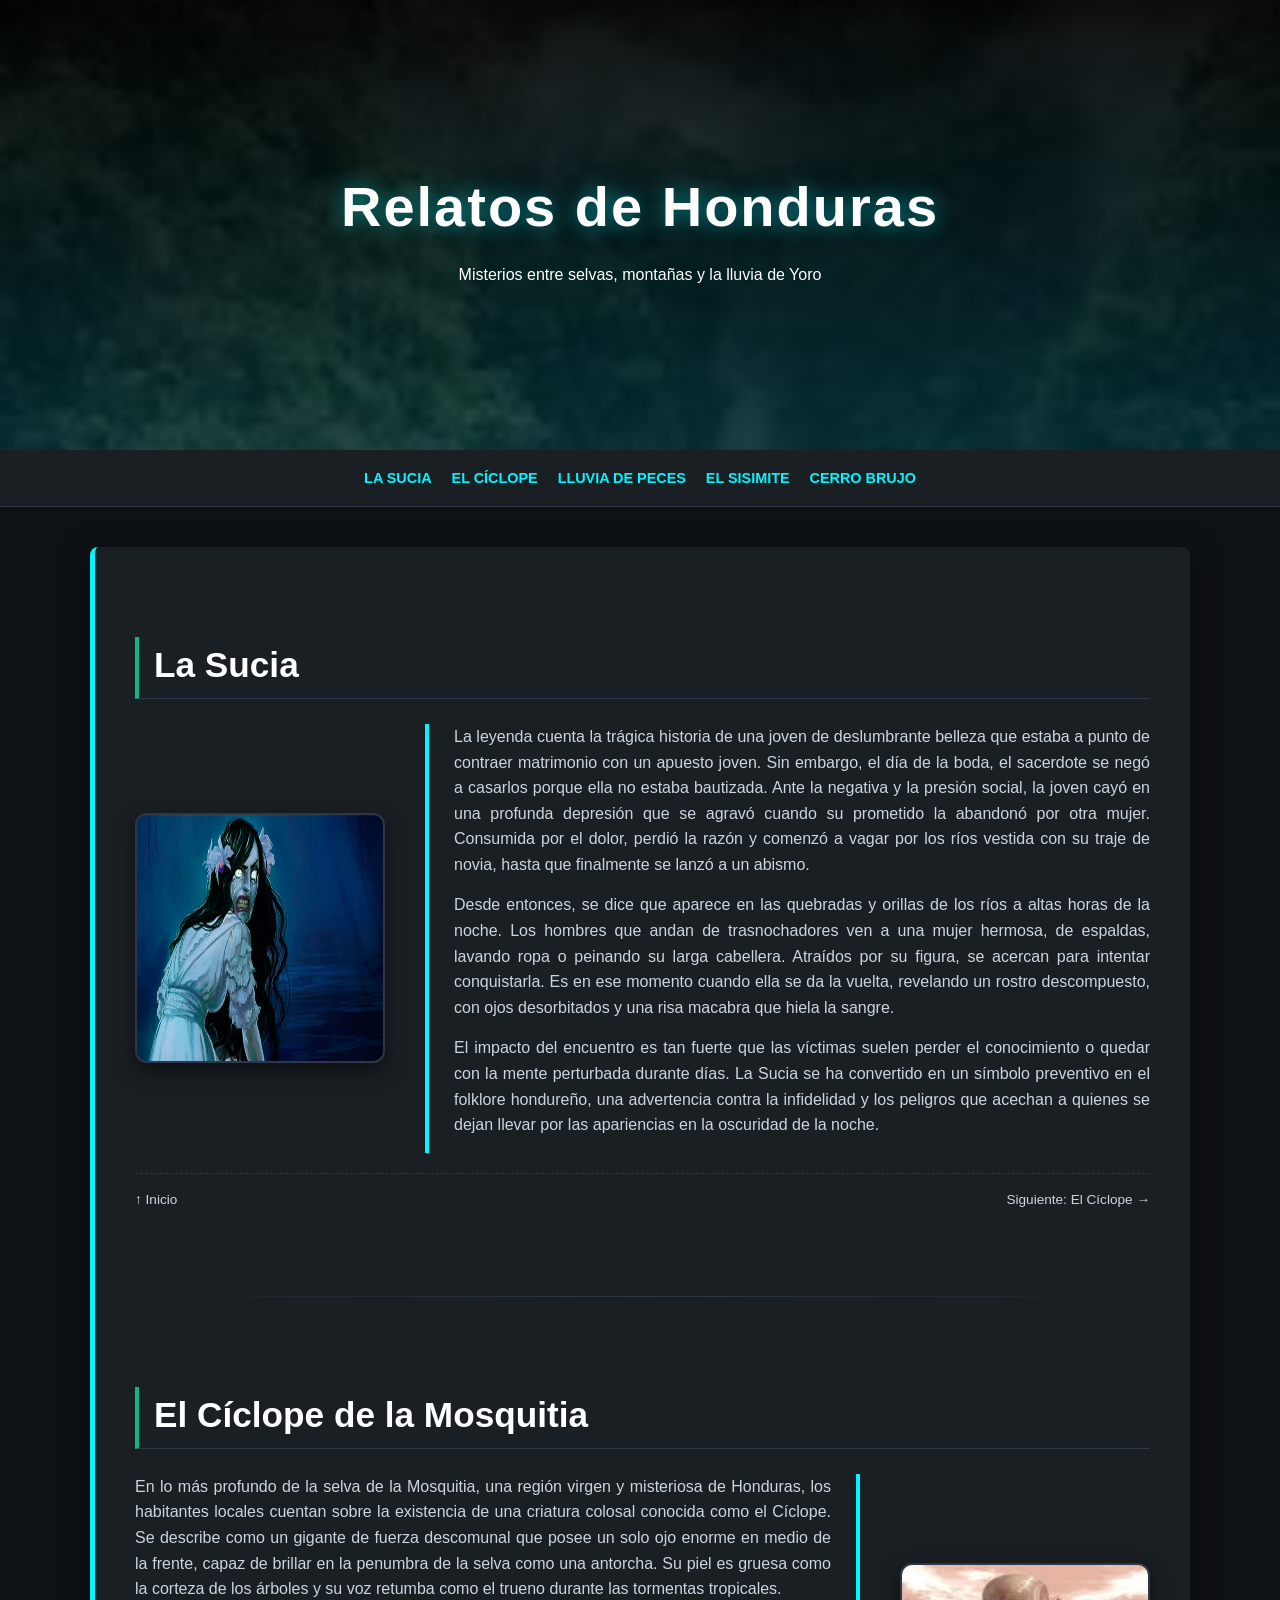
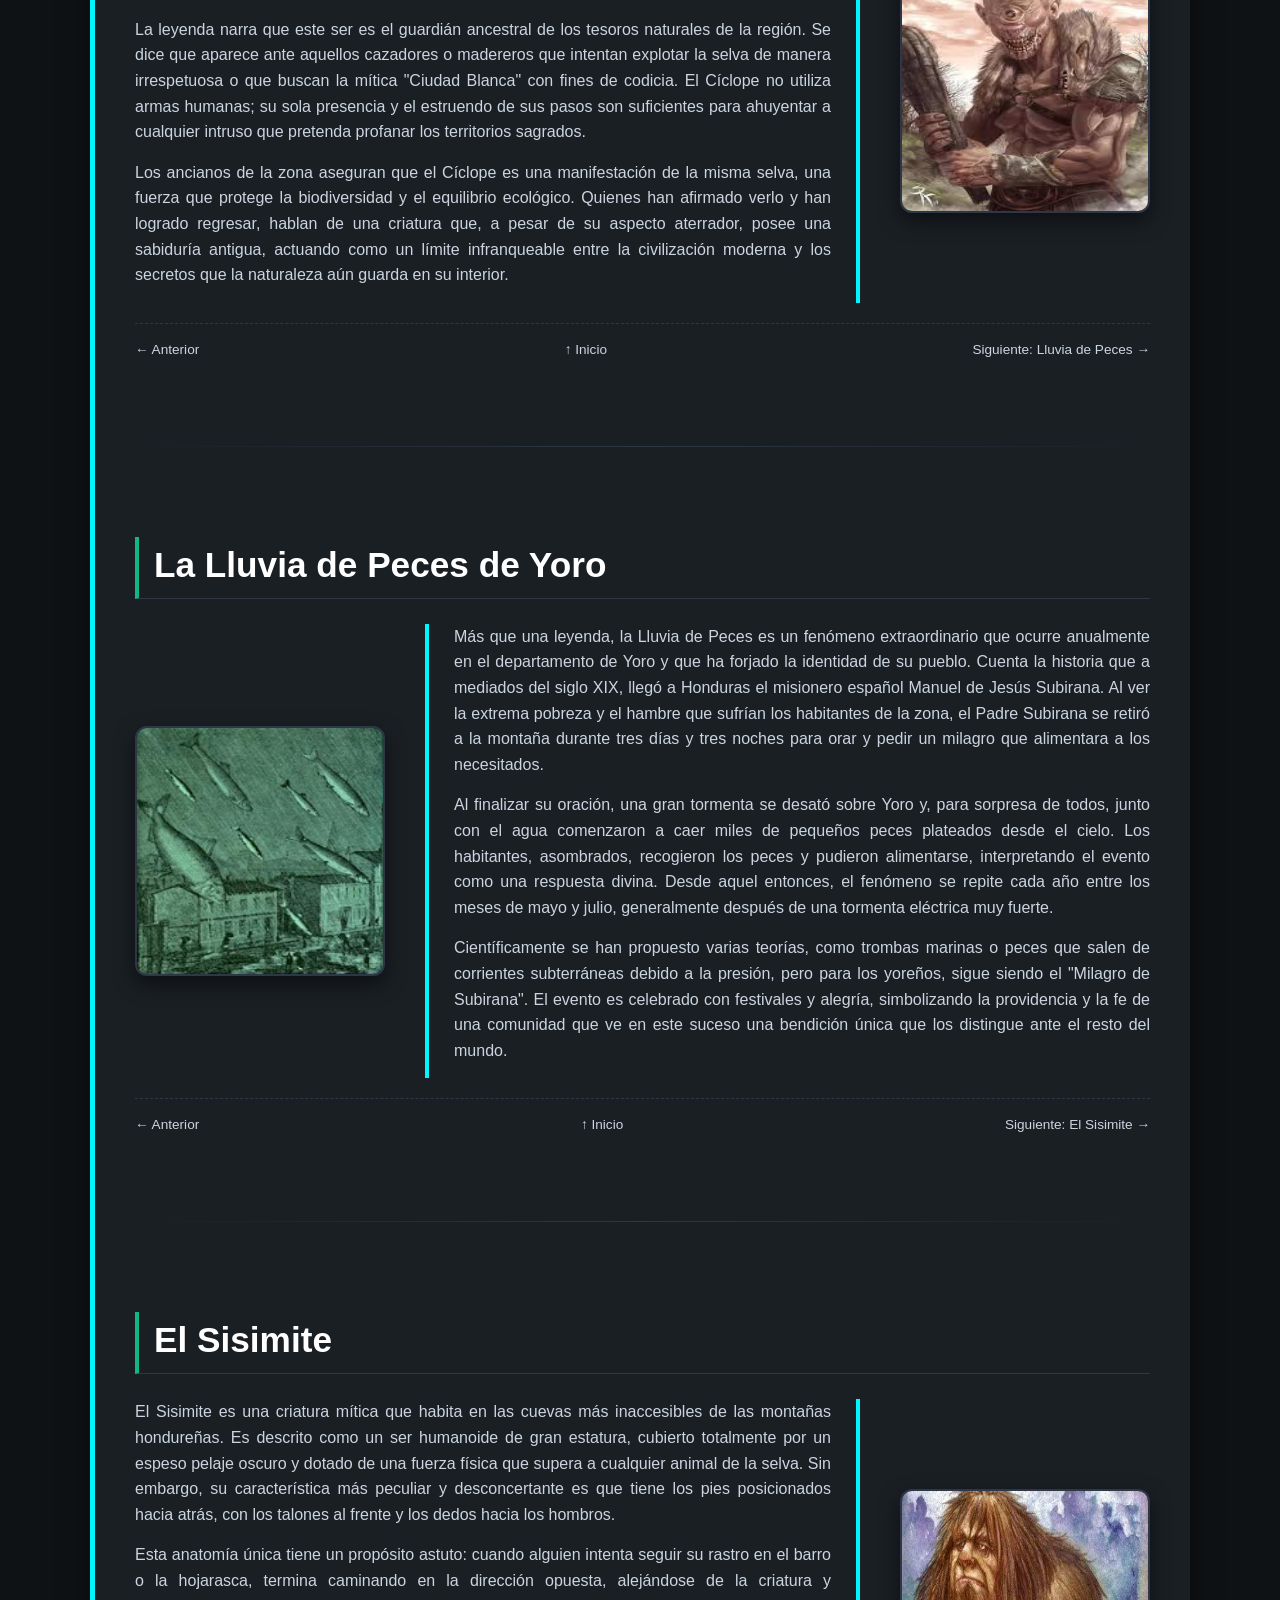
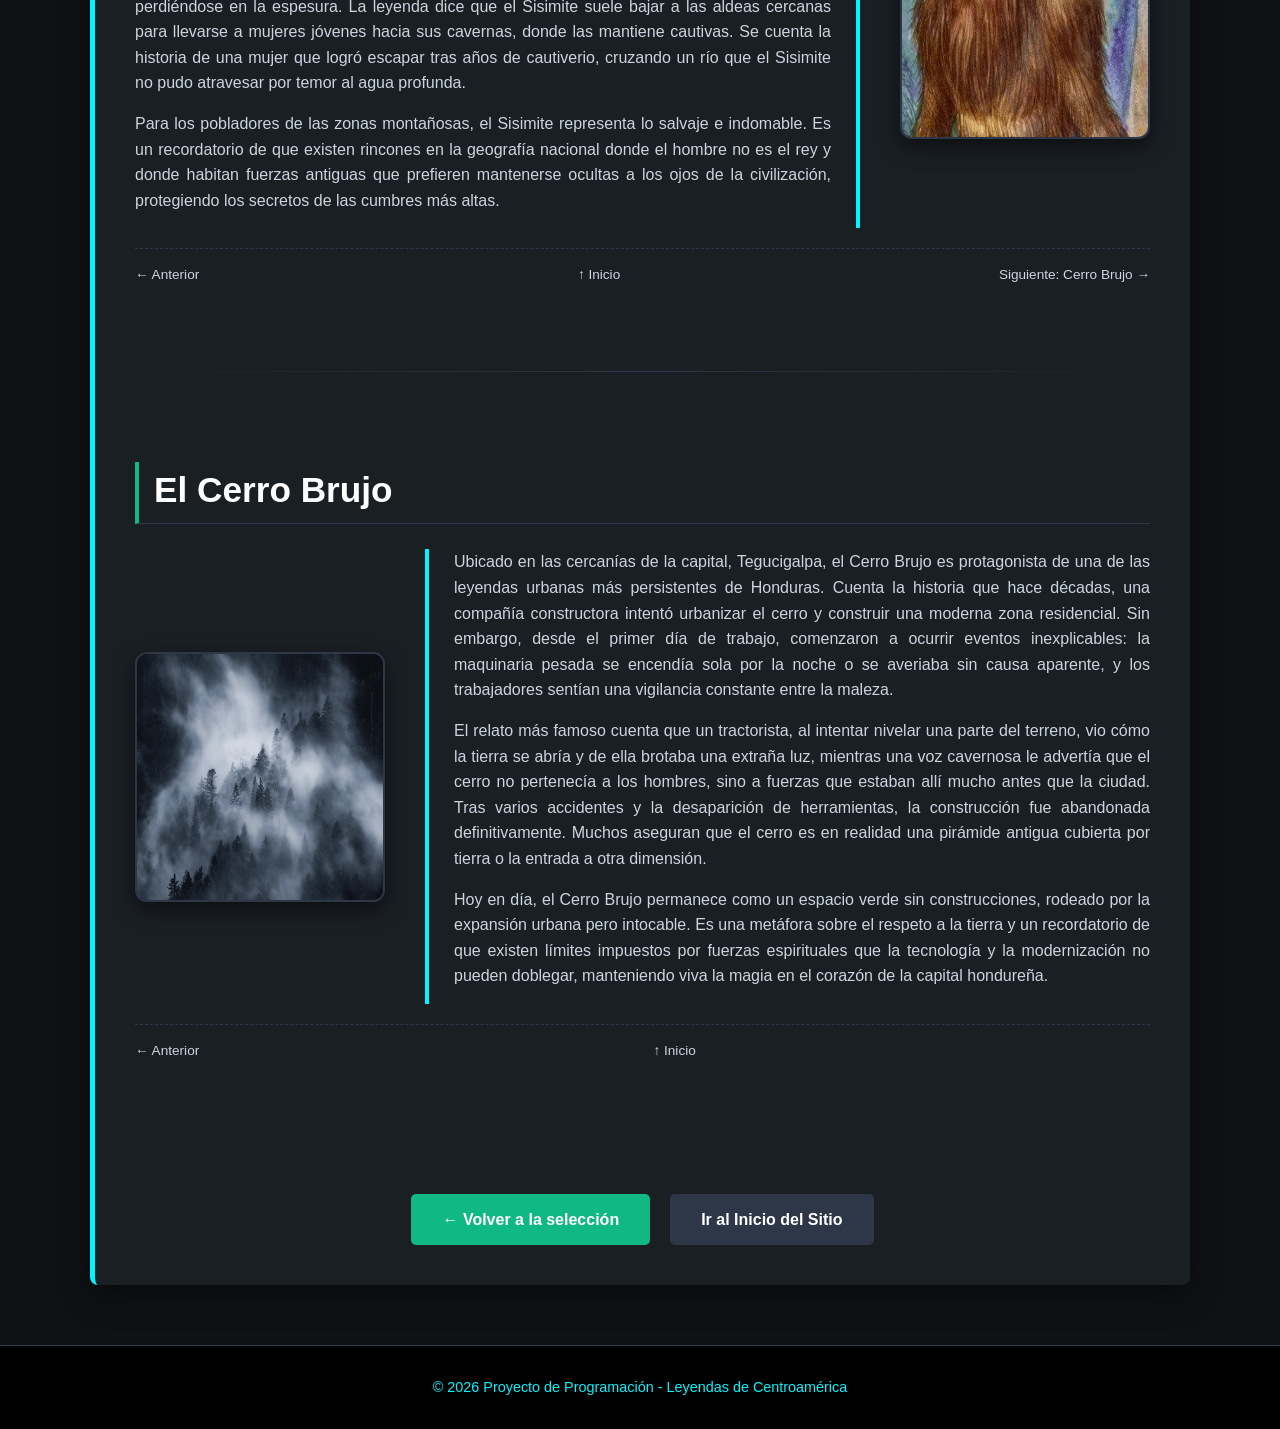
<file: html/honduras/historias_hn.html>
<!DOCTYPE html>
<html lang="es">
<head>
    <meta charset="UTF-8">
    <meta name="viewport" content="width=device-width, initial-scale=1.0">
    <title>Historias Detalladas - Honduras</title>
    <link rel="stylesheet" href="../../css/general.css">
    <link rel="stylesheet" href="../../css/nivel3.css">
    <link rel="icon" type="image/png" href="../../img/iconos/hndr.png">
</head>
<body id="inicio-pagina">
    <header class="encabezado-hero fondo-honduras">
        <div class="filtro-pantalla">
            <h1>Relatos de Honduras</h1>
            <p>Misterios entre selvas, montañas y la lluvia de Yoro</p>
        </div>
    </header>

    <nav class="nav-interna">
        <ul>
            <li><a href="#lasucia">La Sucia</a></li>
            <li><a href="#ciclope">El Cíclope</a></li>
            <li><a href="#lluviapeces">Lluvia de Peces</a></li>
            <li><a href="#sisimite">El Sisimite</a></li>
            <li><a href="#cerrobrujo">Cerro Brujo</a></li>
        </ul>
    </nav>

    <main class="caja-contenido">
        
        <article id="lasucia" class="seccion-historia">
            <h2>La Sucia</h2>
            <div class="caja-detalle">
                <img src="../../img/hn_leyendas/lasucia.png" alt="La Sucia en los ríos de Honduras" class="img-historia">
                <div class="texto-historia">
                    <p>La leyenda cuenta la trágica historia de una joven de deslumbrante belleza que estaba a punto de contraer matrimonio con un apuesto joven. Sin embargo, el día de la boda, el sacerdote se negó a casarlos porque ella no estaba bautizada. Ante la negativa y la presión social, la joven cayó en una profunda depresión que se agravó cuando su prometido la abandonó por otra mujer. Consumida por el dolor, perdió la razón y comenzó a vagar por los ríos vestida con su traje de novia, hasta que finalmente se lanzó a un abismo.</p>
                    <p>Desde entonces, se dice que aparece en las quebradas y orillas de los ríos a altas horas de la noche. Los hombres que andan de trasnochadores ven a una mujer hermosa, de espaldas, lavando ropa o peinando su larga cabellera. Atraídos por su figura, se acercan para intentar conquistarla. Es en ese momento cuando ella se da la vuelta, revelando un rostro descompuesto, con ojos desorbitados y una risa macabra que hiela la sangre.</p>
                    <p>El impacto del encuentro es tan fuerte que las víctimas suelen perder el conocimiento o quedar con la mente perturbada durante días. La Sucia se ha convertido en un símbolo preventivo en el folklore hondureño, una advertencia contra la infidelidad y los peligros que acechan a quienes se dejan llevar por las apariencias en la oscuridad de la noche.</p>
                </div>
            </div>
            <div class="navegacion-historias">
                <a href="#inicio-pagina" class="link-subir">↑ Inicio</a>
                <a href="#ciclope" class="btn-siguiente">Siguiente: El Cíclope →</a>
            </div>
        </article>

        <hr class="separador">

        <article id="ciclope" class="seccion-historia">
            <h2>El Cíclope de la Mosquitia</h2>
            <div class="caja-detalle">
                <img src="../../img/hn_leyendas/ciclope.png" alt="El gigante de un solo ojo en la selva" class="img-historia">
                <div class="texto-historia">
                    <p>En lo más profundo de la selva de la Mosquitia, una región virgen y misteriosa de Honduras, los habitantes locales cuentan sobre la existencia de una criatura colosal conocida como el Cíclope. Se describe como un gigante de fuerza descomunal que posee un solo ojo enorme en medio de la frente, capaz de brillar en la penumbra de la selva como una antorcha. Su piel es gruesa como la corteza de los árboles y su voz retumba como el trueno durante las tormentas tropicales.</p>
                    <p>La leyenda narra que este ser es el guardián ancestral de los tesoros naturales de la región. Se dice que aparece ante aquellos cazadores o madereros que intentan explotar la selva de manera irrespetuosa o que buscan la mítica "Ciudad Blanca" con fines de codicia. El Cíclope no utiliza armas humanas; su sola presencia y el estruendo de sus pasos son suficientes para ahuyentar a cualquier intruso que pretenda profanar los territorios sagrados.</p>
                    <p>Los ancianos de la zona aseguran que el Cíclope es una manifestación de la misma selva, una fuerza que protege la biodiversidad y el equilibrio ecológico. Quienes han afirmado verlo y han logrado regresar, hablan de una criatura que, a pesar de su aspecto aterrador, posee una sabiduría antigua, actuando como un límite infranqueable entre la civilización moderna y los secretos que la naturaleza aún guarda en su interior.</p>
                </div>
            </div>
            <div class="navegacion-historias">
                <a href="#lasucia" class="btn-anterior">← Anterior</a>
                <a href="#inicio-pagina" class="link-subir">↑ Inicio</a>
                <a href="#lluviapeces" class="btn-siguiente">Siguiente: Lluvia de Peces →</a>
            </div>
        </article>

        <hr class="separador">

        <article id="lluviapeces" class="seccion-historia">
            <h2>La Lluvia de Peces de Yoro</h2>
            <div class="caja-detalle">
                <img src="../../img/hn_leyendas/lluviapeces.png" alt="Fenómeno de la Lluvia de Peces en Yoro" class="img-historia">
                <div class="texto-historia">
                    <p>Más que una leyenda, la Lluvia de Peces es un fenómeno extraordinario que ocurre anualmente en el departamento de Yoro y que ha forjado la identidad de su pueblo. Cuenta la historia que a mediados del siglo XIX, llegó a Honduras el misionero español Manuel de Jesús Subirana. Al ver la extrema pobreza y el hambre que sufrían los habitantes de la zona, el Padre Subirana se retiró a la montaña durante tres días y tres noches para orar y pedir un milagro que alimentara a los necesitados.</p>
                    <p>Al finalizar su oración, una gran tormenta se desató sobre Yoro y, para sorpresa de todos, junto con el agua comenzaron a caer miles de pequeños peces plateados desde el cielo. Los habitantes, asombrados, recogieron los peces y pudieron alimentarse, interpretando el evento como una respuesta divina. Desde aquel entonces, el fenómeno se repite cada año entre los meses de mayo y julio, generalmente después de una tormenta eléctrica muy fuerte.</p>
                    <p>Científicamente se han propuesto varias teorías, como trombas marinas o peces que salen de corrientes subterráneas debido a la presión, pero para los yoreños, sigue siendo el "Milagro de Subirana". El evento es celebrado con festivales y alegría, simbolizando la providencia y la fe de una comunidad que ve en este suceso una bendición única que los distingue ante el resto del mundo.</p>
                </div>
            </div>
            <div class="navegacion-historias">
                <a href="#ciclope" class="btn-anterior">← Anterior</a>
                <a href="#inicio-pagina" class="link-subir">↑ Inicio</a>
                <a href="#sisimite" class="btn-siguiente">Siguiente: El Sisimite →</a>
            </div>
        </article>

        <hr class="separador">

        <article id="sisimite" class="seccion-historia">
            <h2>El Sisimite</h2>
            <div class="caja-detalle">
                <img src="../../img/hn_leyendas/sisimite.png" alt="El legendario Sisimite de las montañas" class="img-historia">
                <div class="texto-historia">
                    <p>El Sisimite es una criatura mítica que habita en las cuevas más inaccesibles de las montañas hondureñas. Es descrito como un ser humanoide de gran estatura, cubierto totalmente por un espeso pelaje oscuro y dotado de una fuerza física que supera a cualquier animal de la selva. Sin embargo, su característica más peculiar y desconcertante es que tiene los pies posicionados hacia atrás, con los talones al frente y los dedos hacia los hombros.</p>
                    <p>Esta anatomía única tiene un propósito astuto: cuando alguien intenta seguir su rastro en el barro o la hojarasca, termina caminando en la dirección opuesta, alejándose de la criatura y perdiéndose en la espesura. La leyenda dice que el Sisimite suele bajar a las aldeas cercanas para llevarse a mujeres jóvenes hacia sus cavernas, donde las mantiene cautivas. Se cuenta la historia de una mujer que logró escapar tras años de cautiverio, cruzando un río que el Sisimite no pudo atravesar por temor al agua profunda.</p>
                    <p>Para los pobladores de las zonas montañosas, el Sisimite representa lo salvaje e indomable. Es un recordatorio de que existen rincones en la geografía nacional donde el hombre no es el rey y donde habitan fuerzas antiguas que prefieren mantenerse ocultas a los ojos de la civilización, protegiendo los secretos de las cumbres más altas.</p>
                </div>
            </div>
            <div class="navegacion-historias">
                <a href="#lluviapeces" class="btn-anterior">← Anterior</a>
                <a href="#inicio-pagina" class="link-subir">↑ Inicio</a>
                <a href="#cerrobrujo" class="btn-siguiente">Siguiente: Cerro Brujo →</a>
            </div>
        </article>

        <hr class="separador">

        <article id="cerrobrujo" class="seccion-historia">
            <h2>El Cerro Brujo</h2>
            <div class="caja-detalle">
                <img src="../../img/hn_leyendas/cerrobrujo.png" alt="El misterioso Cerro Brujo en Tegucigalpa" class="img-historia">
                <div class="texto-historia">
                    <p>Ubicado en las cercanías de la capital, Tegucigalpa, el Cerro Brujo es protagonista de una de las leyendas urbanas más persistentes de Honduras. Cuenta la historia que hace décadas, una compañía constructora intentó urbanizar el cerro y construir una moderna zona residencial. Sin embargo, desde el primer día de trabajo, comenzaron a ocurrir eventos inexplicables: la maquinaria pesada se encendía sola por la noche o se averiaba sin causa aparente, y los trabajadores sentían una vigilancia constante entre la maleza.</p>
                    <p>El relato más famoso cuenta que un tractorista, al intentar nivelar una parte del terreno, vio cómo la tierra se abría y de ella brotaba una extraña luz, mientras una voz cavernosa le advertía que el cerro no pertenecía a los hombres, sino a fuerzas que estaban allí mucho antes que la ciudad. Tras varios accidentes y la desaparición de herramientas, la construcción fue abandonada definitivamente. Muchos aseguran que el cerro es en realidad una pirámide antigua cubierta por tierra o la entrada a otra dimensión.</p>
                    <p>Hoy en día, el Cerro Brujo permanece como un espacio verde sin construcciones, rodeado por la expansión urbana pero intocable. Es una metáfora sobre el respeto a la tierra y un recordatorio de que existen límites impuestos por fuerzas espirituales que la tecnología y la modernización no pueden doblegar, manteniendo viva la magia en el corazón de la capital hondureña.</p>
                </div>
            </div>
            <div class="navegacion-historias">
                <a href="#sisimite" class="btn-anterior">← Anterior</a>
                <a href="#inicio-pagina" class="link-subir">↑ Inicio</a>
                <span></span>
            </div>
        </article>

        <div class="contenedor-navegacion">
            <a href="Honduras.html" class="boton-volver">← Volver a la selección</a>
            <a href="../../index.html" class="boton-inicio">Ir al Inicio del Sitio</a>
        </div>
    </main>

    <footer>
        <p>&copy; 2026 Proyecto de Programación - Leyendas de Centroamérica</p>
    </footer>

</body>
</html>
</file>
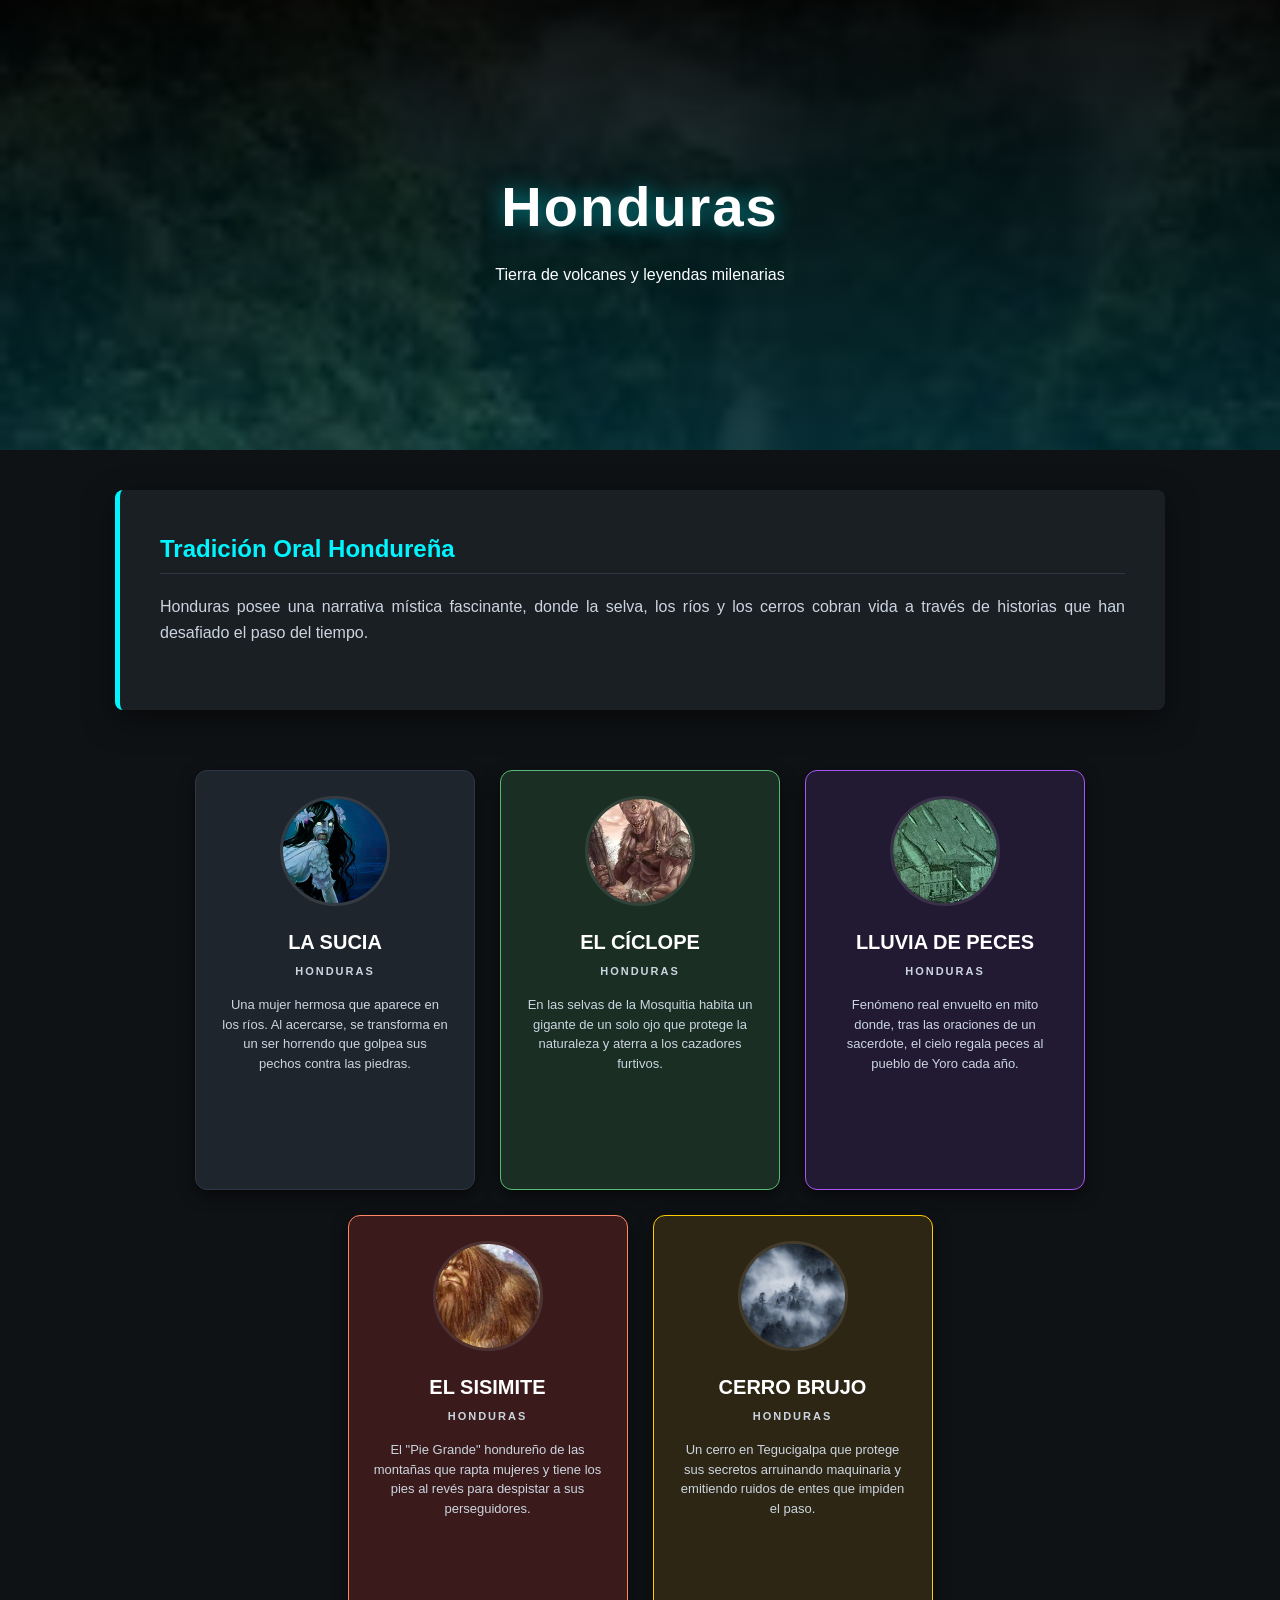
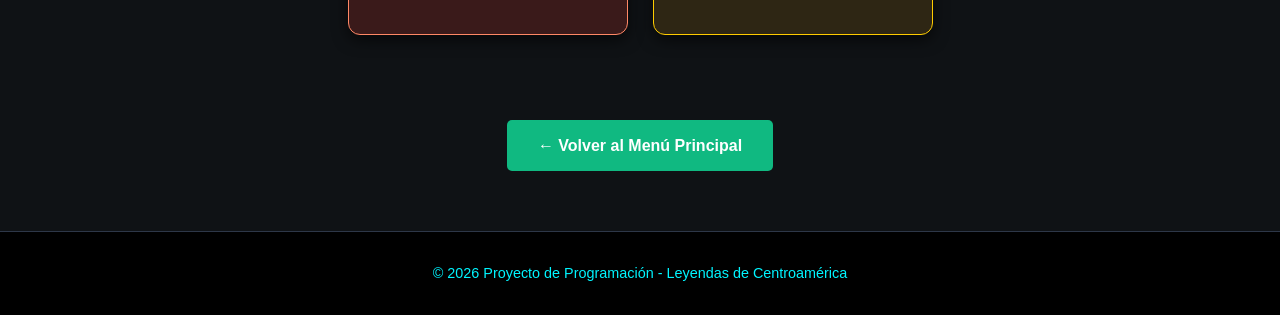
<file: html/honduras/Honduras.html>
<!DOCTYPE html>
<html lang="es">
<head>
    <meta charset="UTF-8">
    <meta name="viewport" content="width=device-width, initial-scale=1.0">
    <title>Leyendas de Honduras</title>
    <link rel="stylesheet" href="../../css/general.css">
    <link rel="stylesheet" href="../../css/nivel2.css">
    <link rel="icon" type="image/png" href="../../img/iconos/hndr.png">
</head>
<body>

    <header class="encabezado-hero fondo-honduras">
        <div class="filtro-pantalla">
            <h1>Honduras</h1>
            <p>Tierra de volcanes y leyendas milenarias</p>
        </div>
    </header>

    <main>
    <section class="caja-contenido">
        <h2>Tradición Oral Hondureña</h2>
        <p>Honduras posee una narrativa mística fascinante, donde la selva, los ríos y los cerros cobran vida a través de historias que han desafiado el paso del tiempo.</p>
    </section>

    <div class="contenedor-leyendas-grid">
        
        <a href="historias_hn.html#lasucia" class="card_link">
            <div class="card">
                <img class="card_img" src="../../img/hn_leyendas/lasucia.png" alt="La Sucia">
                <h1 class="card_title">LA SUCIA</h1>
                <h2 class="card_subtitle">HONDURAS</h2>
                <p class="card_content">
                    Una mujer hermosa que aparece en los ríos. Al acercarse, se transforma en un ser horrendo que golpea sus pechos contra las piedras.
                </p>
            </div>
        </a>

        <a href="historias_hn.html#ciclope" class="card_link">
            <div class="card green_card">
                <img class="card_img" src="../../img/hn_leyendas/ciclope.png" alt="El Cíclope">
                <h1 class="card_title">EL CÍCLOPE</h1>
                <h2 class="card_subtitle">HONDURAS</h2>
                <p class="card_content">
                    En las selvas de la Mosquitia habita un gigante de un solo ojo que protege la naturaleza y aterra a los cazadores furtivos.
                </p>
            </div>
        </a>

        <a href="historias_hn.html#lluviapeces" class="card_link">
            <div class="card purple_card">
                <img class="card_img" src="../../img/hn_leyendas/lluviapeces.png" alt="Lluvia de Peces">
                <h1 class="card_title">LLUVIA DE PECES</h1>
                <h2 class="card_subtitle">HONDURAS</h2>
                <p class="card_content">
                    Fenómeno real envuelto en mito donde, tras las oraciones de un sacerdote, el cielo regala peces al pueblo de Yoro cada año.
                </p>
            </div>
        </a>

        <a href="historias_hn.html#sisimite" class="card_link">
            <div class="card red_card">
                <img class="card_img" src="../../img/hn_leyendas/sisimite.png" alt="El Sisimite">
                <h1 class="card_title">EL SISIMITE</h1>
                <h2 class="card_subtitle">HONDURAS</h2>
                <p class="card_content">
                    El "Pie Grande" hondureño de las montañas que rapta mujeres y tiene los pies al revés para despistar a sus perseguidores.
                </p>
            </div>
        </a>

        <a href="historias_hn.html#cerrobrujo" class="card_link">
            <div class="card gold_card">
                <img class="card_img" src="../../img/hn_leyendas/cerrobrujo.png" alt="El Cerro Brujo">
                <h1 class="card_title">CERRO BRUJO</h1>
                <h2 class="card_subtitle">HONDURAS</h2>
                <p class="card_content">
                    Un cerro en Tegucigalpa que protege sus secretos arruinando maquinaria y emitiendo ruidos de entes que impiden el paso.
                </p>
            </div>
        </a>

    </div>

    <div style="text-align: center; margin-top: 50px;">
        <a href="../../index.html" class="boton-volver">← Volver al Menú Principal</a>
    </div>
</main>

    <footer>
        <p>&copy; 2026 Proyecto de Programación - Leyendas de Centroamérica</p>
    </footer>

</body>
</html>
</file>
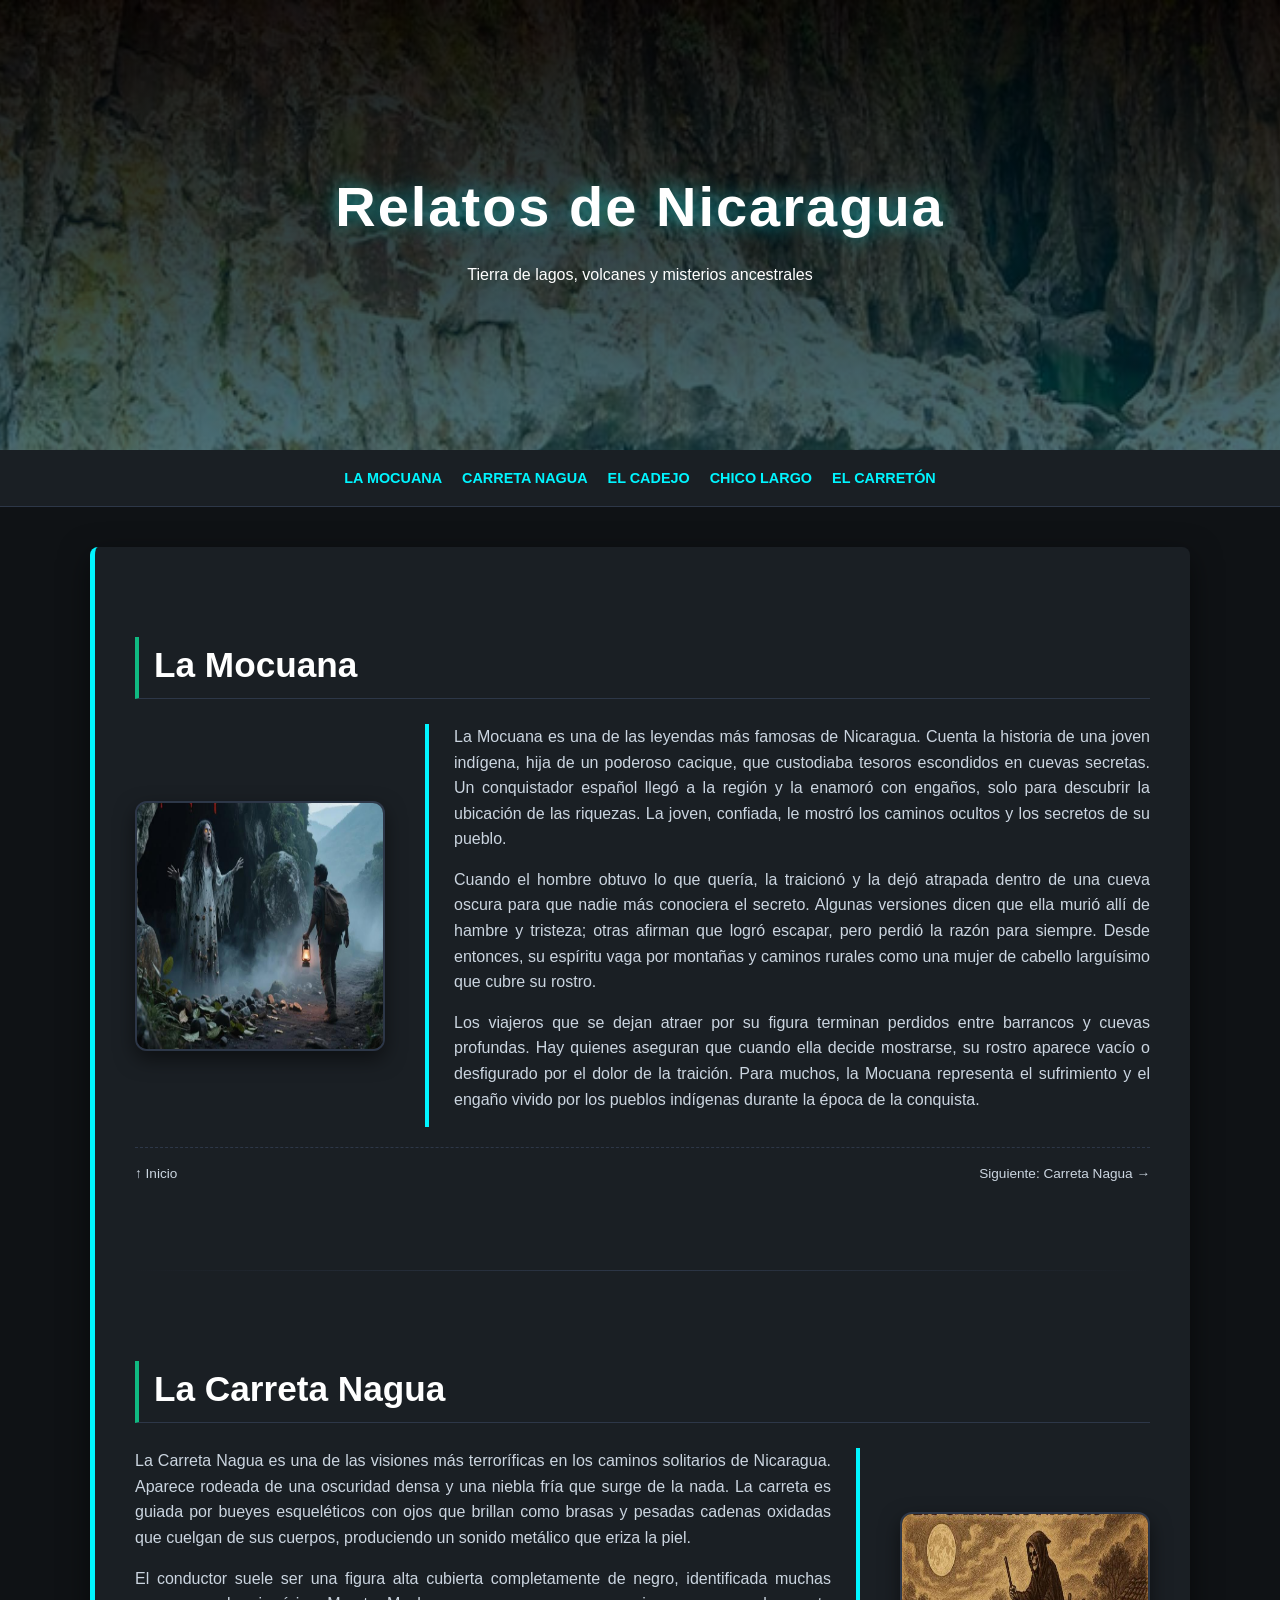
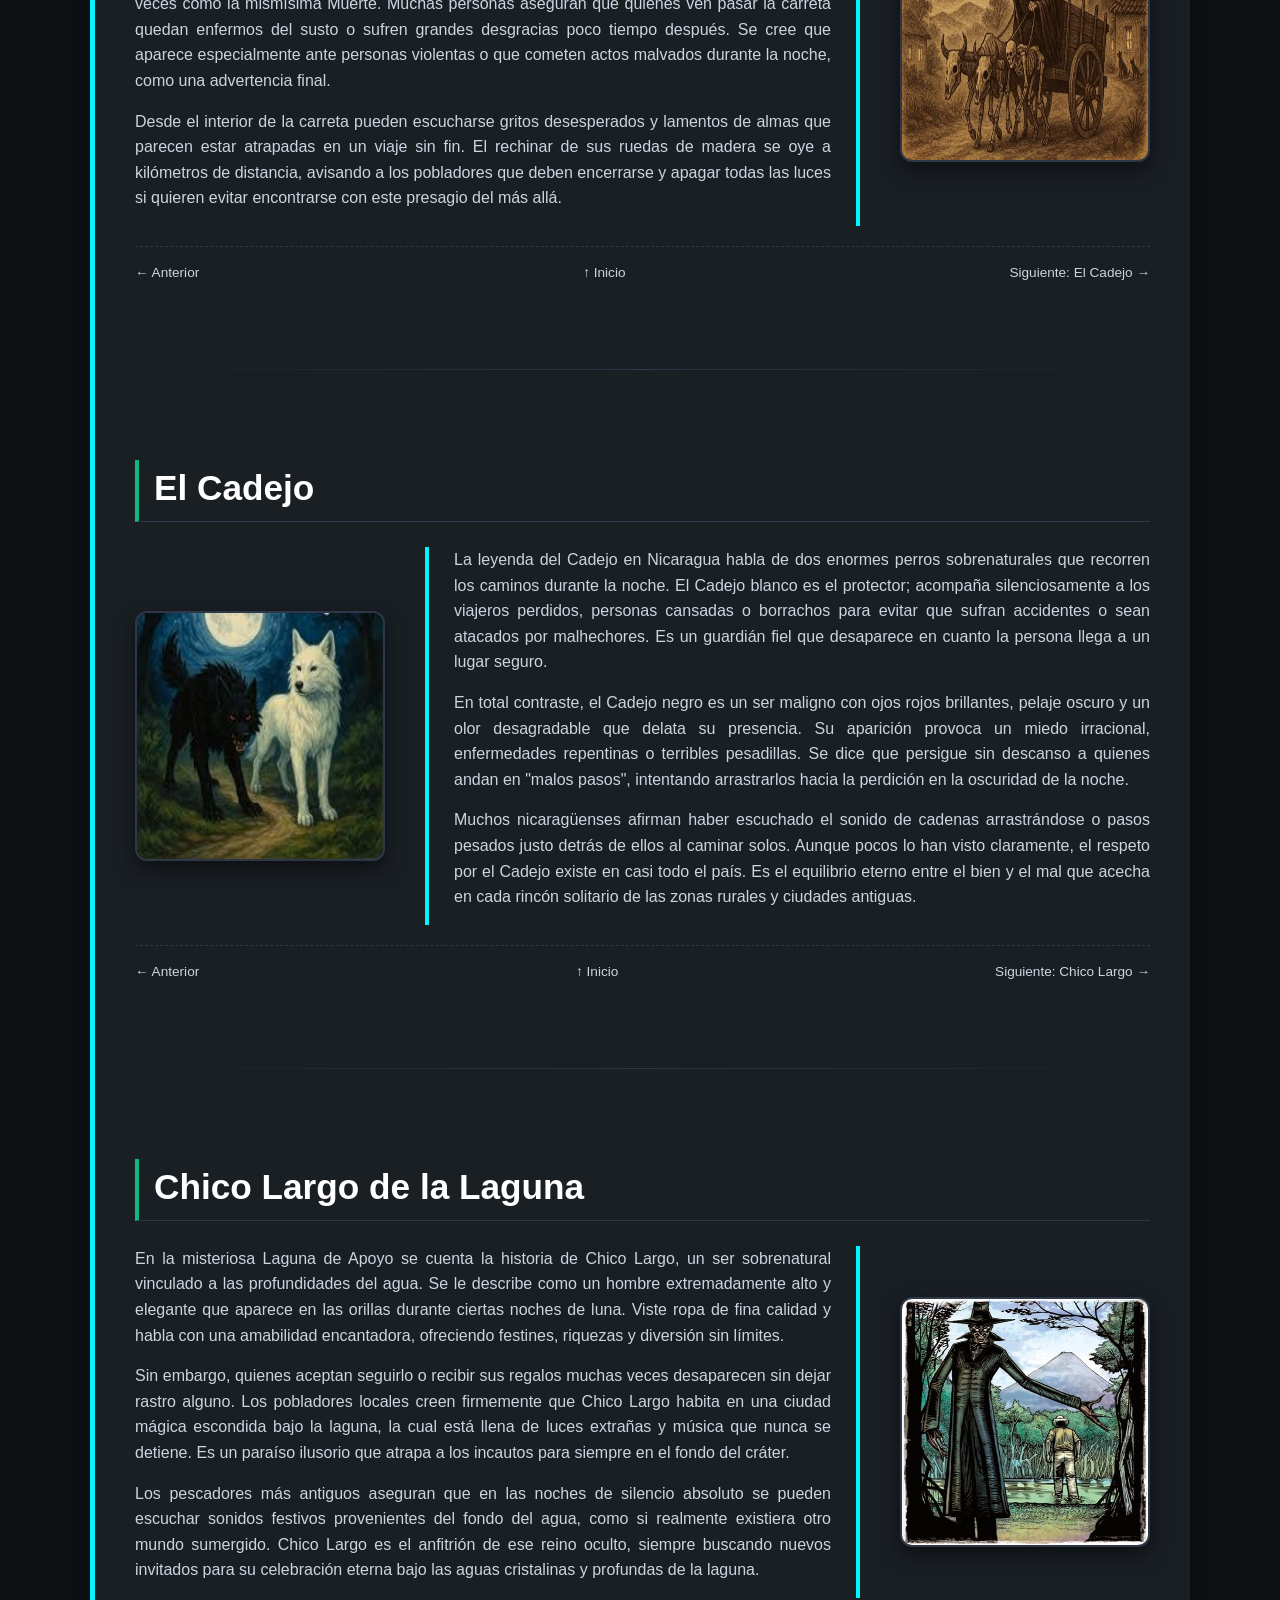
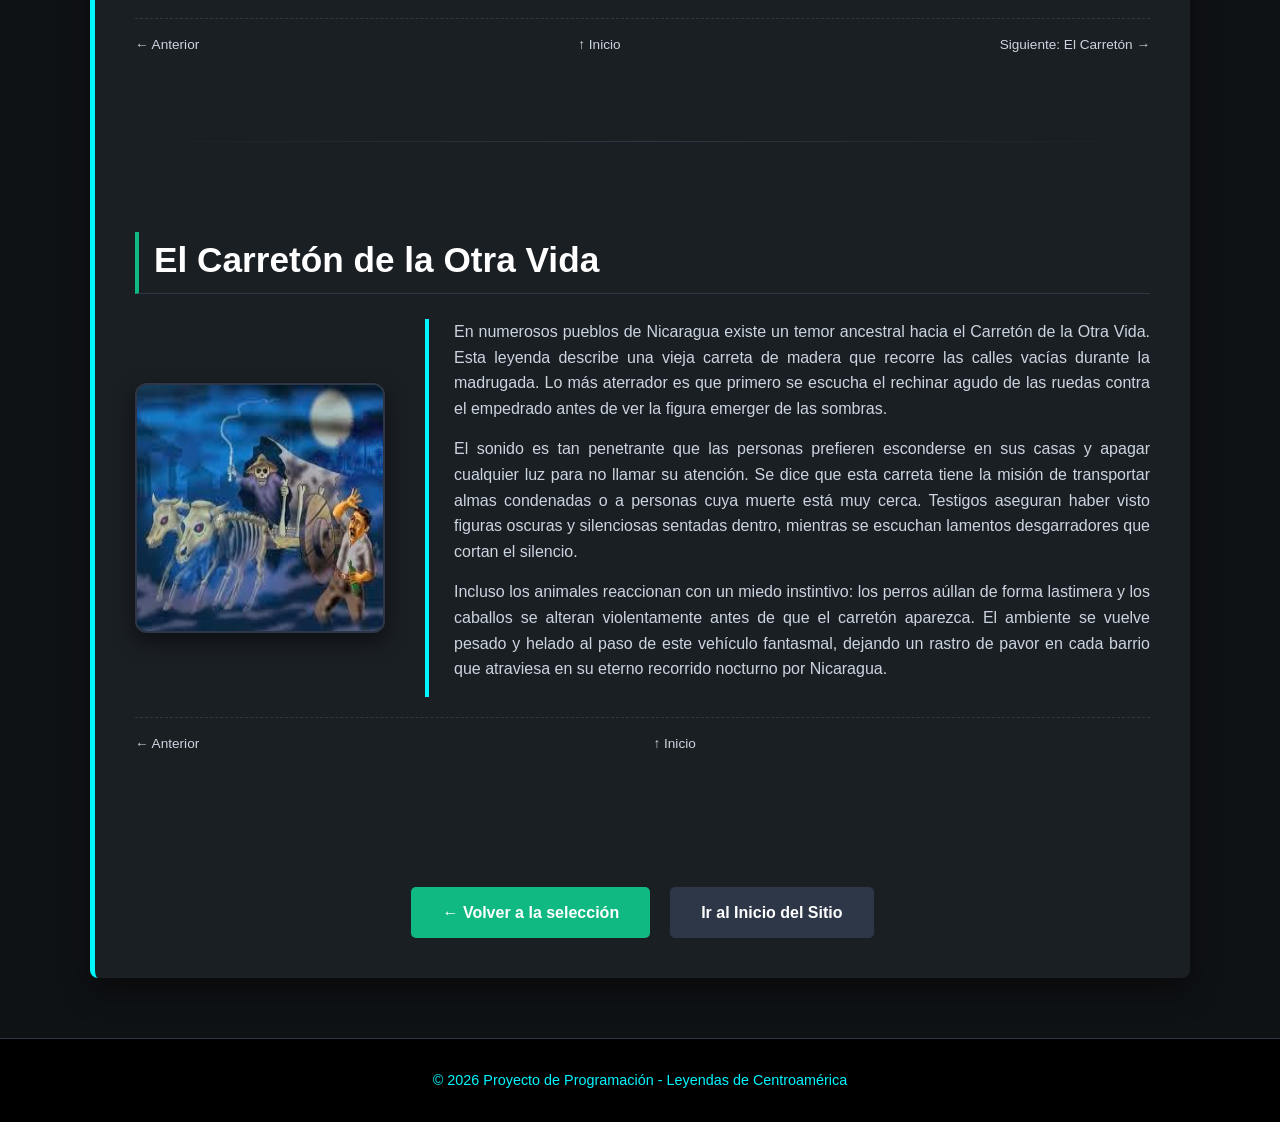
<file: html/nicaragua/historias_ni.html>
<!DOCTYPE html>
<html lang="es">
<head>
    <meta charset="UTF-8">
    <meta name="viewport" content="width=device-width, initial-scale=1.0">
    <title>Historias Detalladas - Nicaragua</title>
    <link rel="stylesheet" href="../../css/general.css">
    <link rel="stylesheet" href="../../css/nivel3.css">
    <link rel="icon" type="image/png" href="../../img/iconos/ncrg.png">
</head>
<body id="inicio-pagina">

    <header class="encabezado-hero fondo-nicaragua">
        <div class="filtro-pantalla">
            <h1>Relatos de Nicaragua</h1>
            <p>Tierra de lagos, volcanes y misterios ancestrales</p>
        </div>
    </header>

    <nav class="nav-interna">
        <ul>
            <li><a href="#mocuana">La Mocuana</a></li>
            <li><a href="#carretanagua">Carreta Nagua</a></li>
            <li><a href="#cadejo">El Cadejo</a></li>
            <li><a href="#chicolargo">Chico Largo</a></li>
            <li><a href="#carreton">El Carretón</a></li>
        </ul>
    </nav>

    <main class="caja-contenido">
        
        <article id="mocuana" class="seccion-historia">
            <h2>La Mocuana</h2>
            <div class="caja-detalle">
                <img src="../../img/ni_leyendas/mocuana.png" alt="La Mocuana en las cuevas" class="img-historia">
                <div class="texto-historia">
                    <p>La Mocuana es una de las leyendas más famosas de Nicaragua. Cuenta la historia de una joven indígena, hija de un poderoso cacique, que custodiaba tesoros escondidos en cuevas secretas. Un conquistador español llegó a la región y la enamoró con engaños, solo para descubrir la ubicación de las riquezas. La joven, confiada, le mostró los caminos ocultos y los secretos de su pueblo.</p>
                    <p>Cuando el hombre obtuvo lo que quería, la traicionó y la dejó atrapada dentro de una cueva oscura para que nadie más conociera el secreto. Algunas versiones dicen que ella murió allí de hambre y tristeza; otras afirman que logró escapar, pero perdió la razón para siempre. Desde entonces, su espíritu vaga por montañas y caminos rurales como una mujer de cabello larguísimo que cubre su rostro.</p>
                    <p>Los viajeros que se dejan atraer por su figura terminan perdidos entre barrancos y cuevas profundas. Hay quienes aseguran que cuando ella decide mostrarse, su rostro aparece vacío o desfigurado por el dolor de la traición. Para muchos, la Mocuana representa el sufrimiento y el engaño vivido por los pueblos indígenas durante la época de la conquista.</p>
                </div>
            </div>
            <div class="navegacion-historias">
                <a href="#inicio-pagina" class="link-subir">↑ Inicio</a>
                <a href="#carretanagua" class="btn-siguiente">Siguiente: Carreta Nagua →</a>
            </div>
        </article>

        <hr class="separador">

        <article id="carretanagua" class="seccion-historia">
            <h2>La Carreta Nagua</h2>
            <div class="caja-detalle">
                <img src="../../img/ni_leyendas/carretanagua.png" alt="La Carreta Nagua fantasmal" class="img-historia">
                <div class="texto-historia">
                    <p>La Carreta Nagua es una de las visiones más terroríficas en los caminos solitarios de Nicaragua. Aparece rodeada de una oscuridad densa y una niebla fría que surge de la nada. La carreta es guiada por bueyes esqueléticos con ojos que brillan como brasas y pesadas cadenas oxidadas que cuelgan de sus cuerpos, produciendo un sonido metálico que eriza la piel.</p>
                    <p>El conductor suele ser una figura alta cubierta completamente de negro, identificada muchas veces como la mismísima Muerte. Muchas personas aseguran que quienes ven pasar la carreta quedan enfermos del susto o sufren grandes desgracias poco tiempo después. Se cree que aparece especialmente ante personas violentas o que cometen actos malvados durante la noche, como una advertencia final.</p>
                    <p>Desde el interior de la carreta pueden escucharse gritos desesperados y lamentos de almas que parecen estar atrapadas en un viaje sin fin. El rechinar de sus ruedas de madera se oye a kilómetros de distancia, avisando a los pobladores que deben encerrarse y apagar todas las luces si quieren evitar encontrarse con este presagio del más allá.</p>
                </div>
            </div>
            <div class="navegacion-historias">
                <a href="#mocuana" class="btn-anterior">← Anterior</a>
                <a href="#inicio-pagina" class="link-subir">↑ Inicio</a>
                <a href="#cadejo" class="btn-siguiente">Siguiente: El Cadejo →</a>
            </div>
        </article>

        <hr class="separador">

        <article id="cadejo" class="seccion-historia">
            <h2>El Cadejo</h2>
            <div class="caja-detalle">
                <img src="../../img/ni_leyendas/cadejo.png" alt="El Cadejo blanco y negro" class="img-historia">
                <div class="texto-historia">
                    <p>La leyenda del Cadejo en Nicaragua habla de dos enormes perros sobrenaturales que recorren los caminos durante la noche. El Cadejo blanco es el protector; acompaña silenciosamente a los viajeros perdidos, personas cansadas o borrachos para evitar que sufran accidentes o sean atacados por malhechores. Es un guardián fiel que desaparece en cuanto la persona llega a un lugar seguro.</p>
                    <p>En total contraste, el Cadejo negro es un ser maligno con ojos rojos brillantes, pelaje oscuro y un olor desagradable que delata su presencia. Su aparición provoca un miedo irracional, enfermedades repentinas o terribles pesadillas. Se dice que persigue sin descanso a quienes andan en "malos pasos", intentando arrastrarlos hacia la perdición en la oscuridad de la noche.</p>
                    <p>Muchos nicaragüenses afirman haber escuchado el sonido de cadenas arrastrándose o pasos pesados justo detrás de ellos al caminar solos. Aunque pocos lo han visto claramente, el respeto por el Cadejo existe en casi todo el país. Es el equilibrio eterno entre el bien y el mal que acecha en cada rincón solitario de las zonas rurales y ciudades antiguas.</p>
                </div>
            </div>
            <div class="navegacion-historias">
                <a href="#carretanagua" class="btn-anterior">← Anterior</a>
                <a href="#inicio-pagina" class="link-subir">↑ Inicio</a>
                <a href="#chicolargo" class="btn-siguiente">Siguiente: Chico Largo →</a>
            </div>
        </article>

        <hr class="separador">

        <article id="chicolargo" class="seccion-historia">
            <h2>Chico Largo de la Laguna</h2>
            <div class="caja-detalle">
                <img src="../../img/ni_leyendas/chicolargo.png" alt="Chico Largo en Laguna de Apoyo" class="img-historia">
                <div class="texto-historia">
                    <p>En la misteriosa Laguna de Apoyo se cuenta la historia de Chico Largo, un ser sobrenatural vinculado a las profundidades del agua. Se le describe como un hombre extremadamente alto y elegante que aparece en las orillas durante ciertas noches de luna. Viste ropa de fina calidad y habla con una amabilidad encantadora, ofreciendo festines, riquezas y diversión sin límites.</p>
                    <p>Sin embargo, quienes aceptan seguirlo o recibir sus regalos muchas veces desaparecen sin dejar rastro alguno. Los pobladores locales creen firmemente que Chico Largo habita en una ciudad mágica escondida bajo la laguna, la cual está llena de luces extrañas y música que nunca se detiene. Es un paraíso ilusorio que atrapa a los incautos para siempre en el fondo del cráter.</p>
                    <p>Los pescadores más antiguos aseguran que en las noches de silencio absoluto se pueden escuchar sonidos festivos provenientes del fondo del agua, como si realmente existiera otro mundo sumergido. Chico Largo es el anfitrión de ese reino oculto, siempre buscando nuevos invitados para su celebración eterna bajo las aguas cristalinas y profundas de la laguna.</p>
                </div>
            </div>
            <div class="navegacion-historias">
                <a href="#cadejo" class="btn-anterior">← Anterior</a>
                <a href="#inicio-pagina" class="link-subir">↑ Inicio</a>
                <a href="#carreton" class="btn-siguiente">Siguiente: El Carretón →</a>
            </div>
        </article>

        <hr class="separador">

        <article id="carreton" class="seccion-historia">
            <h2>El Carretón de la Otra Vida</h2>
            <div class="caja-detalle">
                <img src="../../img/ni_leyendas/carreton.png" alt="El Carretón de la Otra Vida en la ciudad" class="img-historia">
                <div class="texto-historia">
                    <p>En numerosos pueblos de Nicaragua existe un temor ancestral hacia el Carretón de la Otra Vida. Esta leyenda describe una vieja carreta de madera que recorre las calles vacías durante la madrugada. Lo más aterrador es que primero se escucha el rechinar agudo de las ruedas contra el empedrado antes de ver la figura emerger de las sombras.</p>
                    <p>El sonido es tan penetrante que las personas prefieren esconderse en sus casas y apagar cualquier luz para no llamar su atención. Se dice que esta carreta tiene la misión de transportar almas condenadas o a personas cuya muerte está muy cerca. Testigos aseguran haber visto figuras oscuras y silenciosas sentadas dentro, mientras se escuchan lamentos desgarradores que cortan el silencio.</p>
                    <p>Incluso los animales reaccionan con un miedo instintivo: los perros aúllan de forma lastimera y los caballos se alteran violentamente antes de que el carretón aparezca. El ambiente se vuelve pesado y helado al paso de este vehículo fantasmal, dejando un rastro de pavor en cada barrio que atraviesa en su eterno recorrido nocturno por Nicaragua.</p>
                </div>
            </div>
            <div class="navegacion-historias">
                <a href="#chicolargo" class="btn-anterior">← Anterior</a>
                <a href="#inicio-pagina" class="link-subir">↑ Inicio</a>
                <span></span>
            </div>
        </article>

        <div class="contenedor-navegacion">
            <a href="Nicaragua.html" class="boton-volver">← Volver a la selección</a>
            <a href="../../index.html" class="boton-inicio">Ir al Inicio del Sitio</a>
        </div>
    </main>

    <footer>
        <p>&copy; 2026 Proyecto de Programación - Leyendas de Centroamérica</p>
    </footer>

</body>
</html>
</file>
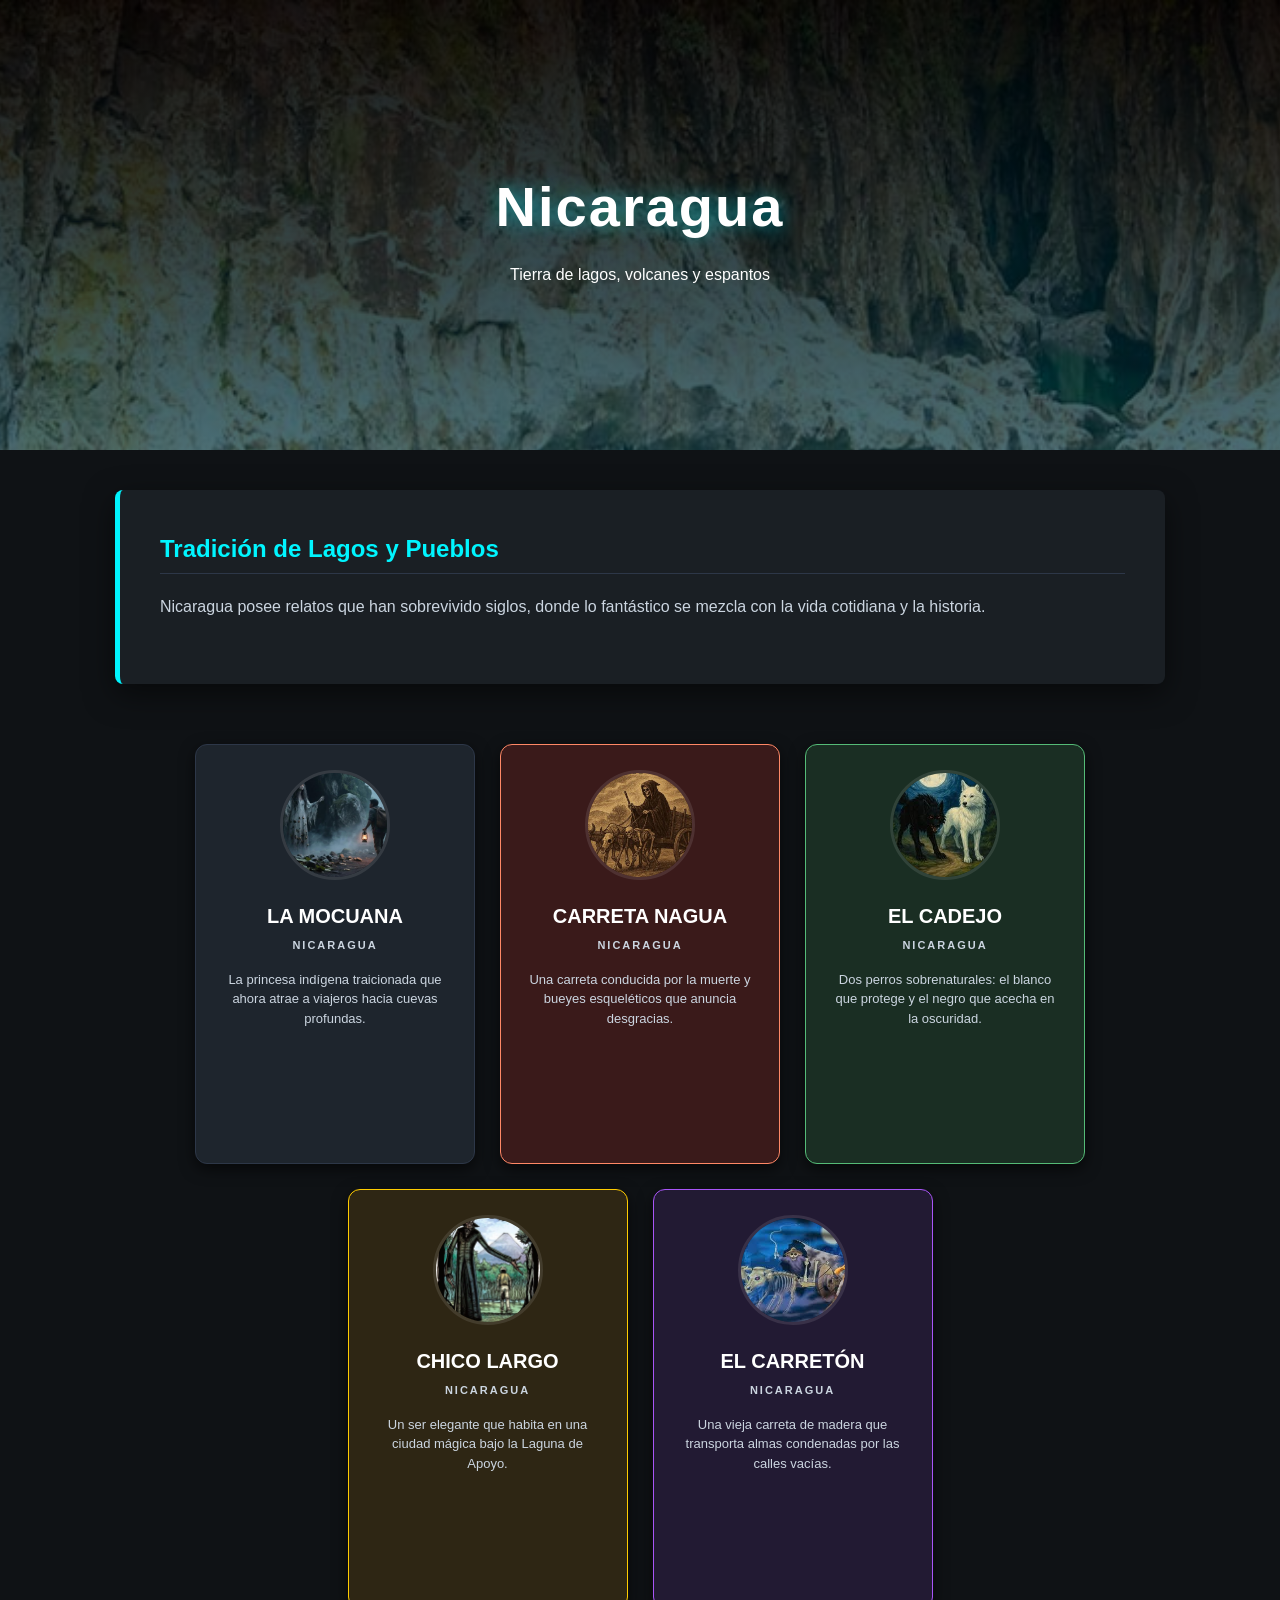
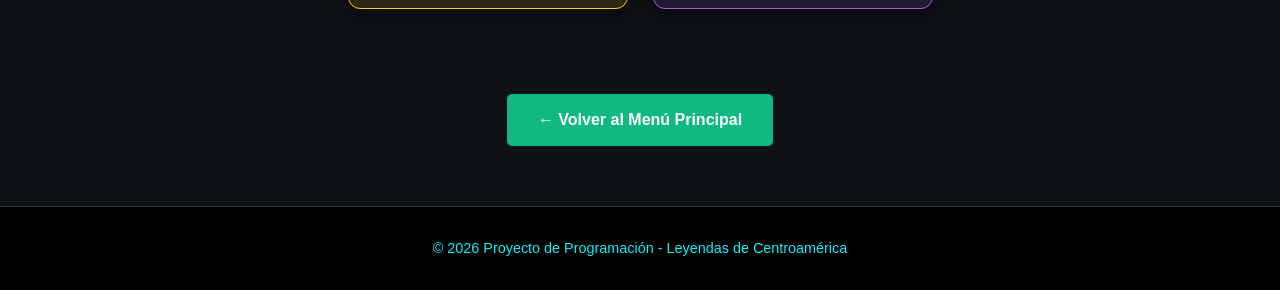
<file: html/nicaragua/Nicaragua.html>
<!DOCTYPE html>
<html lang="es">
<head>
    <meta charset="UTF-8">
    <meta name="viewport" content="width=device-width, initial-scale=1.0">
    <title>Leyendas de Nicaragua</title>
    <link rel="stylesheet" href="../../css/general.css">
    <link rel="stylesheet" href="../../css/nivel2.css">
    <link rel="icon" type="image/png" href="../../img/iconos/ncrg.png">
</head>
<body>

    <header class="encabezado-hero fondo-nicaragua">
        <div class="filtro-pantalla">
            <h1>Nicaragua</h1>
            <p>Tierra de lagos, volcanes y espantos</p>
        </div>
    </header>

    <main>
    <section class="caja-contenido">
        <h2>Tradición de Lagos y Pueblos</h2>
        <p>Nicaragua posee relatos que han sobrevivido siglos, donde lo fantástico se mezcla con la vida cotidiana y la historia.</p>
    </section>

    <div class="contenedor-leyendas-grid">
        
        <a href="historias_ni.html#mocuana" class="card_link">
            <div class="card">
                <img class="card_img" src="../../img/ni_leyendas/mocuana.png" alt="La Mocuana">
                <h1 class="card_title">LA MOCUANA</h1>
                <h2 class="card_subtitle">NICARAGUA</h2>
                <p class="card_content">La princesa indígena traicionada que ahora atrae a viajeros hacia cuevas profundas.</p>
            </div>
        </a>

        <a href="historias_ni.html#carretanagua" class="card_link">
            <div class="card red_card">
                <img class="card_img" src="../../img/ni_leyendas/carretanagua.png" alt="La Carreta Nagua">
                <h1 class="card_title">CARRETA NAGUA</h1>
                <h2 class="card_subtitle">NICARAGUA</h2>
                <p class="card_content">Una carreta conducida por la muerte y bueyes esqueléticos que anuncia desgracias.</p>
            </div>
        </a>

        <a href="historias_ni.html#cadejo" class="card_link">
            <div class="card green_card">
                <img class="card_img" src="../../img/ni_leyendas/cadejo.png" alt="El Cadejo">
                <h1 class="card_title">EL CADEJO</h1>
                <h2 class="card_subtitle">NICARAGUA</h2>
                <p class="card_content">Dos perros sobrenaturales: el blanco que protege y el negro que acecha en la oscuridad.</p>
            </div>
        </a>

        <a href="historias_ni.html#chicolargo" class="card_link">
            <div class="card gold_card">
                <img class="card_img" src="../../img/ni_leyendas/chicolargo.png" alt="Chico Largo">
                <h1 class="card_title">CHICO LARGO</h1>
                <h2 class="card_subtitle">NICARAGUA</h2>
                <p class="card_content">Un ser elegante que habita en una ciudad mágica bajo la Laguna de Apoyo.</p>
            </div>
        </a>

        <a href="historias_ni.html#carreton" class="card_link">
            <div class="card purple_card">
                <img class="card_img" src="../../img/ni_leyendas/carreton.png" alt="Carretón de la Otra Vida">
                <h1 class="card_title">EL CARRETÓN</h1>
                <h2 class="card_subtitle">NICARAGUA</h2>
                <p class="card_content">Una vieja carreta de madera que transporta almas condenadas por las calles vacías.</p>
            </div>
        </a>

    </div>

    <div style="text-align: center; margin-top: 50px;">
        <a href="../../index.html" class="boton-volver">← Volver al Menú Principal</a>
    </div>
</main>

    <footer>
        <p>&copy; 2026 Proyecto de Programación - Leyendas de Centroamérica</p>
    </footer>

</body>
</html>
</file>
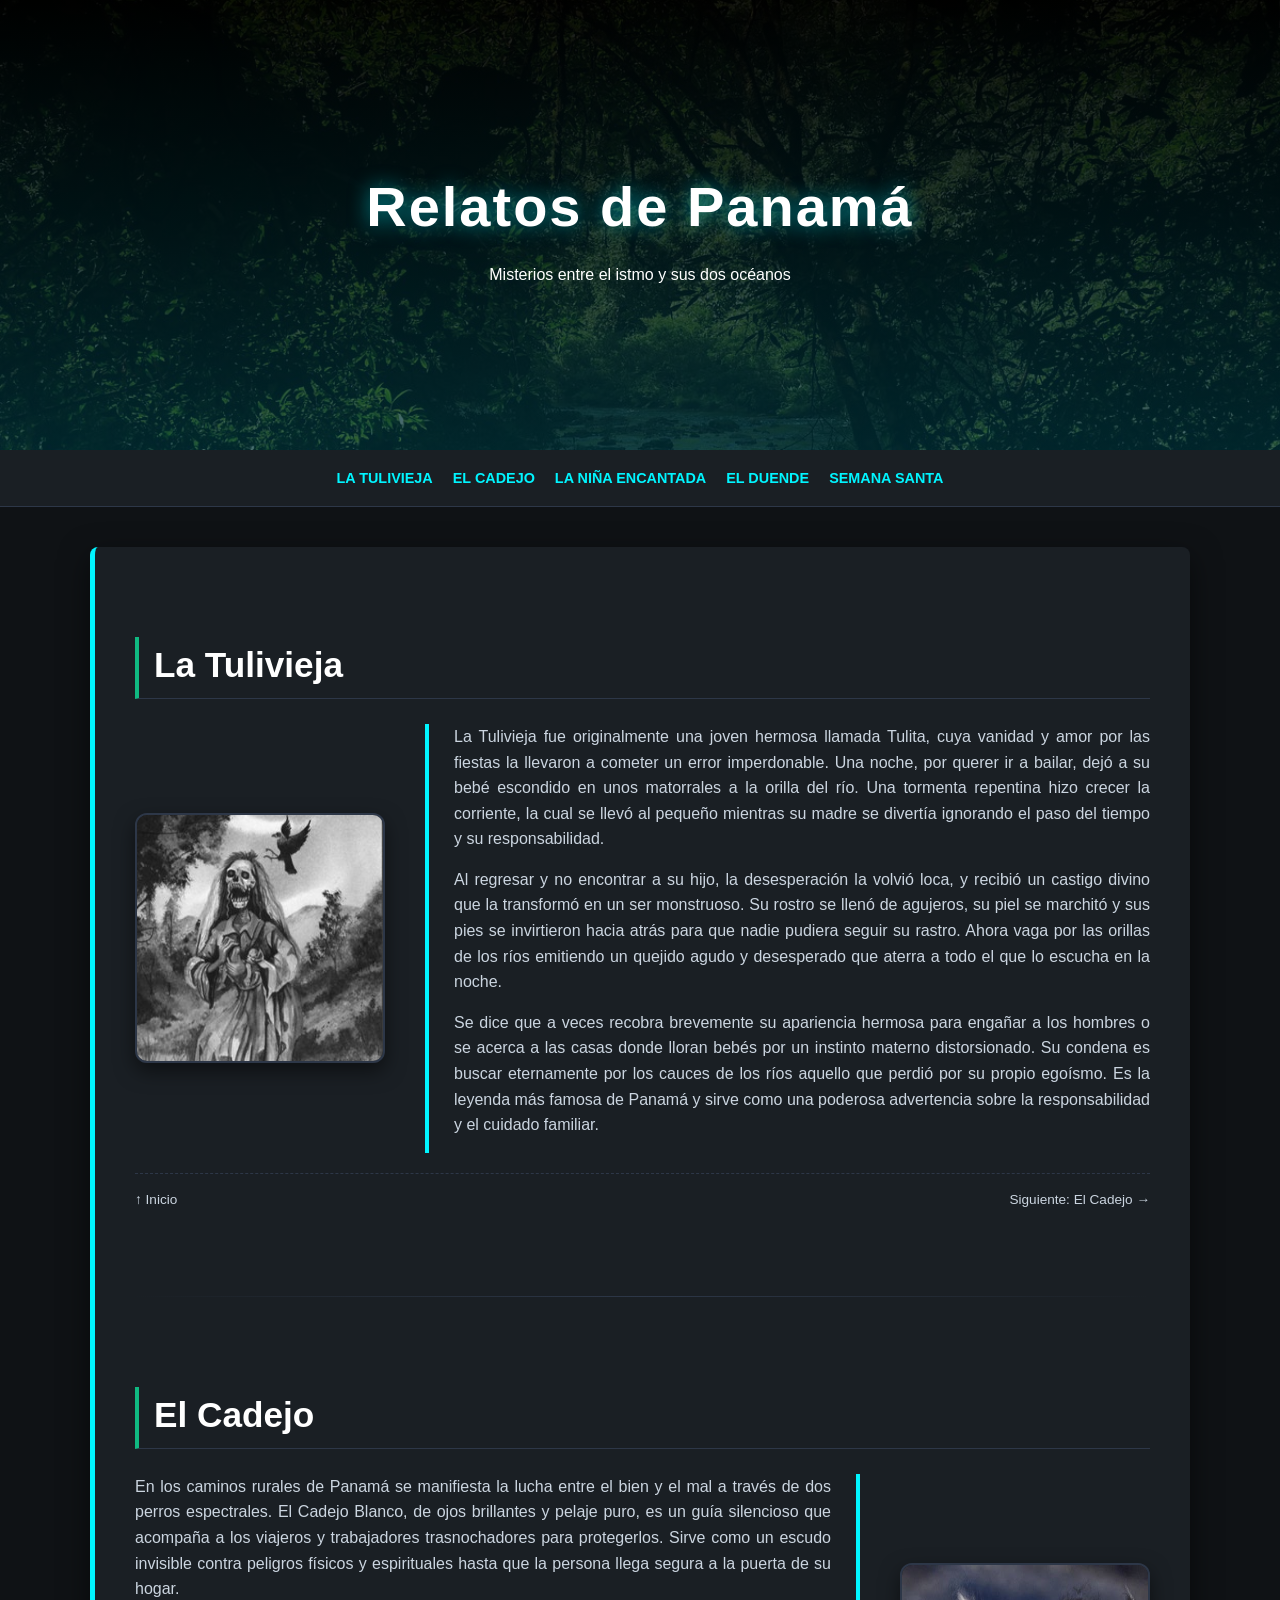
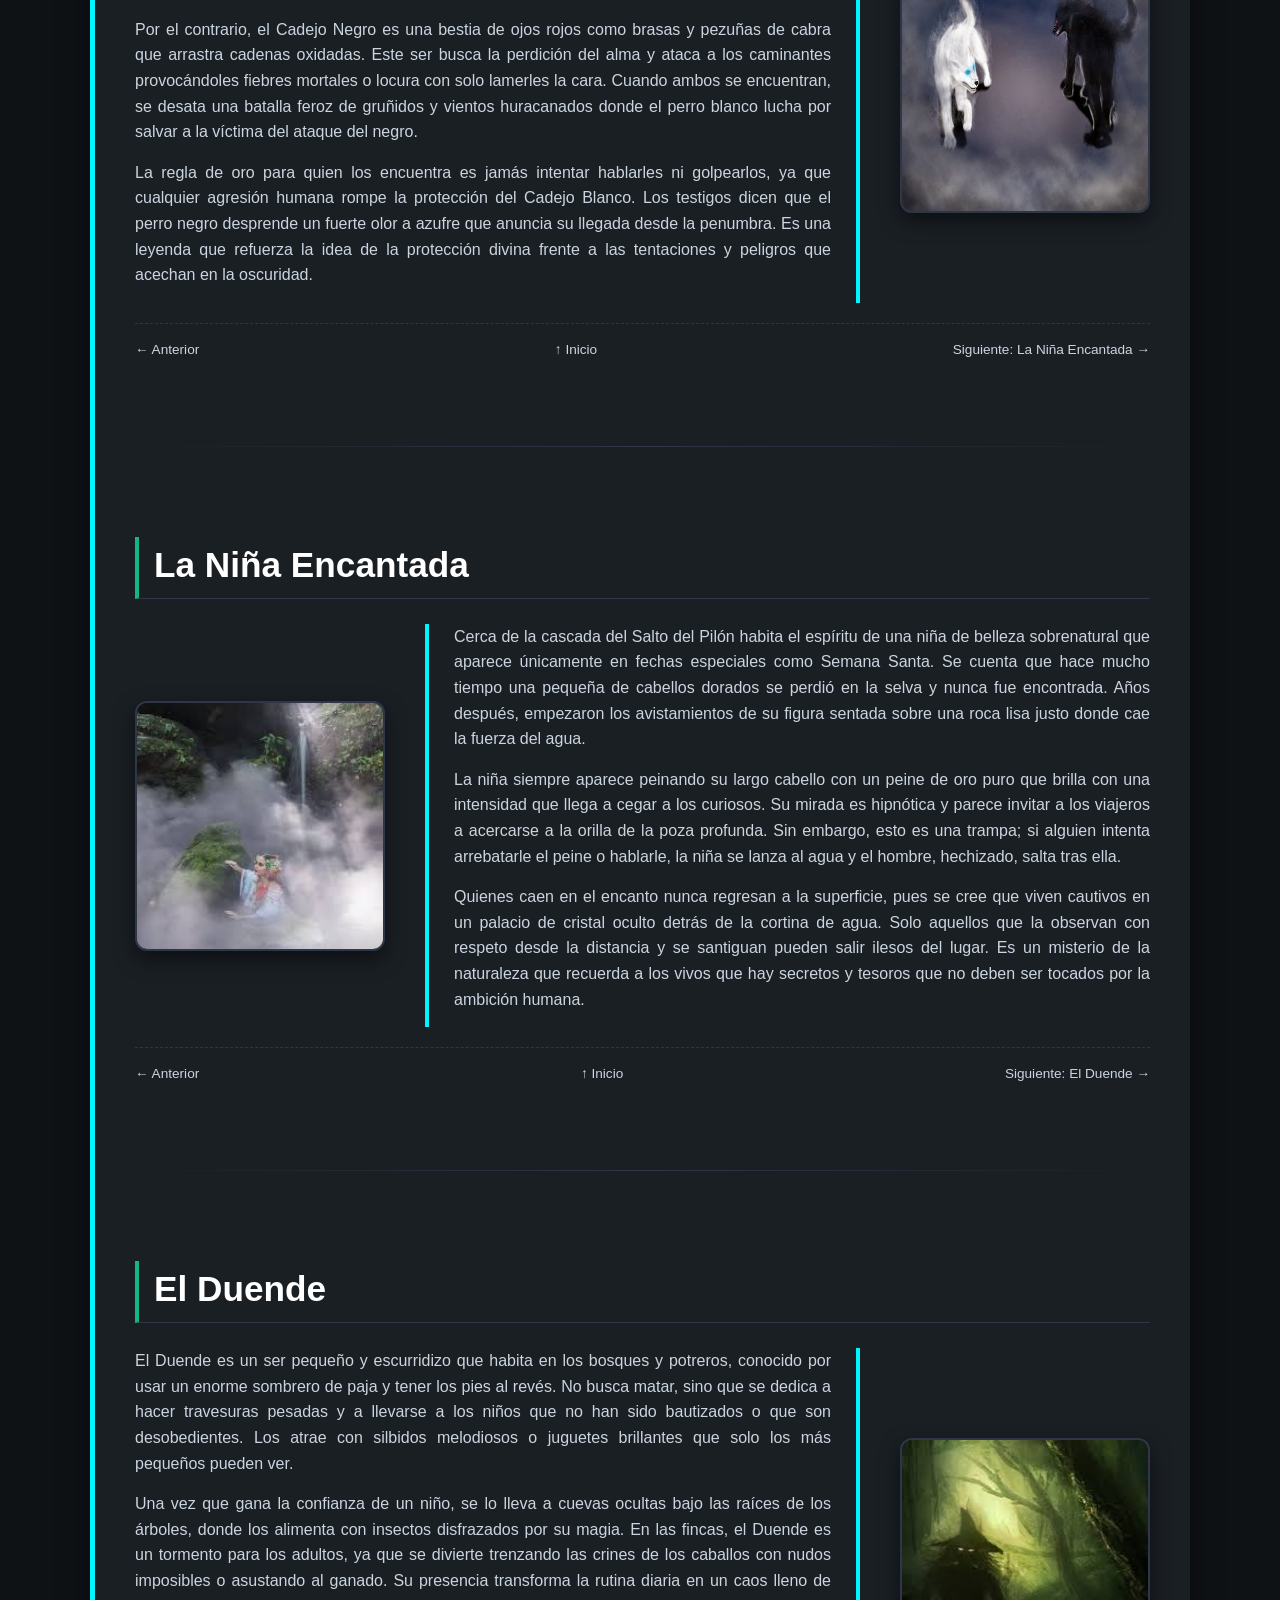
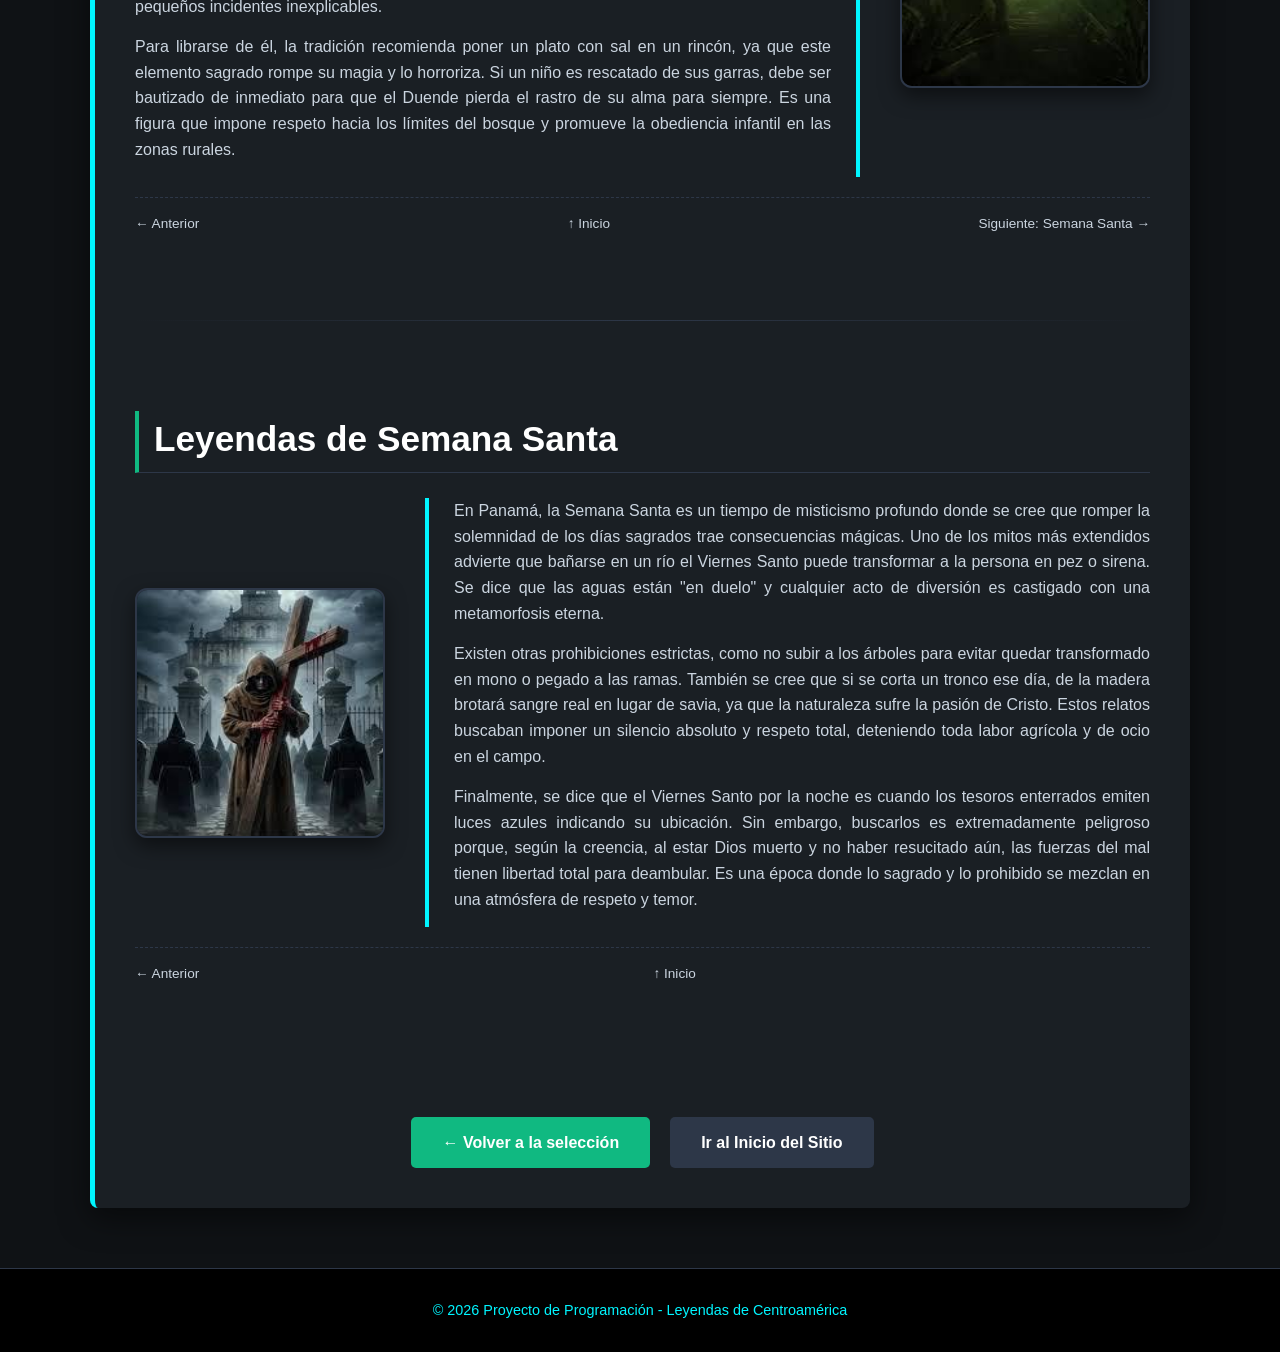
<file: html/panama/historias_pa.html>
<!DOCTYPE html>
<html lang="es">
<head>
    <meta charset="UTF-8">
    <meta name="viewport" content="width=device-width, initial-scale=1.0">
    <title>Historias Detalladas - Panamá</title>
    <link rel="stylesheet" href="../../css/general.css">
    <link rel="stylesheet" href="../../css/nivel3.css">
    <link rel="icon" type="image/png" href="../../img/iconos/pnm.png">
</head>
<body id="inicio-pagina">

    <header class="encabezado-hero fondo-panama">
        <div class="filtro-pantalla">
            <h1>Relatos de Panamá</h1>
            <p>Misterios entre el istmo y sus dos océanos</p>
        </div>
    </header>

    <nav class="nav-interna">
        <ul>
            <li><a href="#tulivieja">La Tulivieja</a></li>
            <li><a href="#cadejo">El Cadejo</a></li>
            <li><a href="#ninaencantada">La Niña Encantada</a></li>
            <li><a href="#duende">El Duende</a></li>
            <li><a href="#semanasanta">Semana Santa</a></li>
        </ul>
    </nav>

    <main class="caja-contenido">
        
        <article id="tulivieja" class="seccion-historia">
            <h2>La Tulivieja</h2>
            <div class="caja-detalle">
                <img src="../../img/pa_leyendas/tulivieja.png" alt="La Tulivieja buscando a su hijo" class="img-historia">
                <div class="texto-historia">
                    <p>La Tulivieja fue originalmente una joven hermosa llamada Tulita, cuya vanidad y amor por las fiestas la llevaron a cometer un error imperdonable. Una noche, por querer ir a bailar, dejó a su bebé escondido en unos matorrales a la orilla del río. Una tormenta repentina hizo crecer la corriente, la cual se llevó al pequeño mientras su madre se divertía ignorando el paso del tiempo y su responsabilidad.</p>
                    <p>Al regresar y no encontrar a su hijo, la desesperación la volvió loca, y recibió un castigo divino que la transformó en un ser monstruoso. Su rostro se llenó de agujeros, su piel se marchitó y sus pies se invirtieron hacia atrás para que nadie pudiera seguir su rastro. Ahora vaga por las orillas de los ríos emitiendo un quejido agudo y desesperado que aterra a todo el que lo escucha en la noche.</p>
                    <p>Se dice que a veces recobra brevemente su apariencia hermosa para engañar a los hombres o se acerca a las casas donde lloran bebés por un instinto materno distorsionado. Su condena es buscar eternamente por los cauces de los ríos aquello que perdió por su propio egoísmo. Es la leyenda más famosa de Panamá y sirve como una poderosa advertencia sobre la responsabilidad y el cuidado familiar.</p>
                </div>
            </div>
            <div class="navegacion-historias">
                <a href="#inicio-pagina" class="link-subir">↑ Inicio</a>
                <a href="#cadejo" class="btn-siguiente">Siguiente: El Cadejo →</a>
            </div>
        </article>

        <hr class="separador">

        <article id="cadejo" class="seccion-historia">
            <h2>El Cadejo</h2>
            <div class="caja-detalle">
                <img src="../../img/pa_leyendas/cadejo.png" alt="El Cadejo blanco y negro" class="img-historia">
                <div class="texto-historia">
                    <p>En los caminos rurales de Panamá se manifiesta la lucha entre el bien y el mal a través de dos perros espectrales. El Cadejo Blanco, de ojos brillantes y pelaje puro, es un guía silencioso que acompaña a los viajeros y trabajadores trasnochadores para protegerlos. Sirve como un escudo invisible contra peligros físicos y espirituales hasta que la persona llega segura a la puerta de su hogar.</p>
                    <p>Por el contrario, el Cadejo Negro es una bestia de ojos rojos como brasas y pezuñas de cabra que arrastra cadenas oxidadas. Este ser busca la perdición del alma y ataca a los caminantes provocándoles fiebres mortales o locura con solo lamerles la cara. Cuando ambos se encuentran, se desata una batalla feroz de gruñidos y vientos huracanados donde el perro blanco lucha por salvar a la víctima del ataque del negro.</p>
                    <p>La regla de oro para quien los encuentra es jamás intentar hablarles ni golpearlos, ya que cualquier agresión humana rompe la protección del Cadejo Blanco. Los testigos dicen que el perro negro desprende un fuerte olor a azufre que anuncia su llegada desde la penumbra. Es una leyenda que refuerza la idea de la protección divina frente a las tentaciones y peligros que acechan en la oscuridad.</p>
                </div>
            </div>
            <div class="navegacion-historias">
                <a href="#tulivieja" class="btn-anterior">← Anterior</a>
                <a href="#inicio-pagina" class="link-subir">↑ Inicio</a>
                <a href="#ninaencantada" class="btn-siguiente">Siguiente: La Niña Encantada →</a>
            </div>
        </article>

        <hr class="separador">

        <article id="ninaencantada" class="seccion-historia">
            <h2>La Niña Encantada</h2>
            <div class="caja-detalle">
                <img src="../../img/pa_leyendas/ninaencantada.png" alt="La Niña Encantada en el Salto del Pilón" class="img-historia">
                <div class="texto-historia">
                    <p>Cerca de la cascada del Salto del Pilón habita el espíritu de una niña de belleza sobrenatural que aparece únicamente en fechas especiales como Semana Santa. Se cuenta que hace mucho tiempo una pequeña de cabellos dorados se perdió en la selva y nunca fue encontrada. Años después, empezaron los avistamientos de su figura sentada sobre una roca lisa justo donde cae la fuerza del agua.</p>
                    <p>La niña siempre aparece peinando su largo cabello con un peine de oro puro que brilla con una intensidad que llega a cegar a los curiosos. Su mirada es hipnótica y parece invitar a los viajeros a acercarse a la orilla de la poza profunda. Sin embargo, esto es una trampa; si alguien intenta arrebatarle el peine o hablarle, la niña se lanza al agua y el hombre, hechizado, salta tras ella.</p>
                    <p>Quienes caen en el encanto nunca regresan a la superficie, pues se cree que viven cautivos en un palacio de cristal oculto detrás de la cortina de agua. Solo aquellos que la observan con respeto desde la distancia y se santiguan pueden salir ilesos del lugar. Es un misterio de la naturaleza que recuerda a los vivos que hay secretos y tesoros que no deben ser tocados por la ambición humana.</p>
                </div>
            </div>
            <div class="navegacion-historias">
                <a href="#cadejo" class="btn-anterior">← Anterior</a>
                <a href="#inicio-pagina" class="link-subir">↑ Inicio</a>
                <a href="#duende" class="btn-siguiente">Siguiente: El Duende →</a>
            </div>
        </article>

        <hr class="separador">

        <article id="duende" class="seccion-historia">
            <h2>El Duende</h2>
            <div class="caja-detalle">
                <img src="../../img/pa_leyendas/duende.png" alt="El Duende en el campo" class="img-historia">
                <div class="texto-historia">
                    <p>El Duende es un ser pequeño y escurridizo que habita en los bosques y potreros, conocido por usar un enorme sombrero de paja y tener los pies al revés. No busca matar, sino que se dedica a hacer travesuras pesadas y a llevarse a los niños que no han sido bautizados o que son desobedientes. Los atrae con silbidos melodiosos o juguetes brillantes que solo los más pequeños pueden ver.</p>
                    <p>Una vez que gana la confianza de un niño, se lo lleva a cuevas ocultas bajo las raíces de los árboles, donde los alimenta con insectos disfrazados por su magia. En las fincas, el Duende es un tormento para los adultos, ya que se divierte trenzando las crines de los caballos con nudos imposibles o asustando al ganado. Su presencia transforma la rutina diaria en un caos lleno de pequeños incidentes inexplicables.</p>
                    <p>Para librarse de él, la tradición recomienda poner un plato con sal en un rincón, ya que este elemento sagrado rompe su magia y lo horroriza. Si un niño es rescatado de sus garras, debe ser bautizado de inmediato para que el Duende pierda el rastro de su alma para siempre. Es una figura que impone respeto hacia los límites del bosque y promueve la obediencia infantil en las zonas rurales.</p>
                </div>
            </div>
            <div class="navegacion-historias">
                <a href="#ninaencantada" class="btn-anterior">← Anterior</a>
                <a href="#inicio-pagina" class="link-subir">↑ Inicio</a>
                <a href="#semanasanta" class="btn-siguiente">Siguiente: Semana Santa →</a>
            </div>
        </article>

        <hr class="separador">

        <article id="semanasanta" class="seccion-historia">
            <h2>Leyendas de Semana Santa</h2>
            <div class="caja-detalle">
                <img src="../../img/pa_leyendas/semanasanta.png" alt="Árbol sangrando el Viernes Santo" class="img-historia">
                <div class="texto-historia">
                    <p>En Panamá, la Semana Santa es un tiempo de misticismo profundo donde se cree que romper la solemnidad de los días sagrados trae consecuencias mágicas. Uno de los mitos más extendidos advierte que bañarse en un río el Viernes Santo puede transformar a la persona en pez o sirena. Se dice que las aguas están "en duelo" y cualquier acto de diversión es castigado con una metamorfosis eterna.</p>
                    <p>Existen otras prohibiciones estrictas, como no subir a los árboles para evitar quedar transformado en mono o pegado a las ramas. También se cree que si se corta un tronco ese día, de la madera brotará sangre real en lugar de savia, ya que la naturaleza sufre la pasión de Cristo. Estos relatos buscaban imponer un silencio absoluto y respeto total, deteniendo toda labor agrícola y de ocio en el campo.</p>
                    <p>Finalmente, se dice que el Viernes Santo por la noche es cuando los tesoros enterrados emiten luces azules indicando su ubicación. Sin embargo, buscarlos es extremadamente peligroso porque, según la creencia, al estar Dios muerto y no haber resucitado aún, las fuerzas del mal tienen libertad total para deambular. Es una época donde lo sagrado y lo prohibido se mezclan en una atmósfera de respeto y temor.</p>
                </div>
            </div>
            <div class="navegacion-historias">
                <a href="#duende" class="btn-anterior">← Anterior</a>
                <a href="#inicio-pagina" class="link-subir">↑ Inicio</a>
                <span></span>
            </div>
        </article>

        <div class="contenedor-navegacion">
            <a href="Panama.html" class="boton-volver">← Volver a la selección</a>
            <a href="../../index.html" class="boton-inicio">Ir al Inicio del Sitio</a>
        </div>
    </main>

    <footer>
        <p>&copy; 2026 Proyecto de Programación - Leyendas de Centroamérica</p>
    </footer>

</body>
</html>
</file>
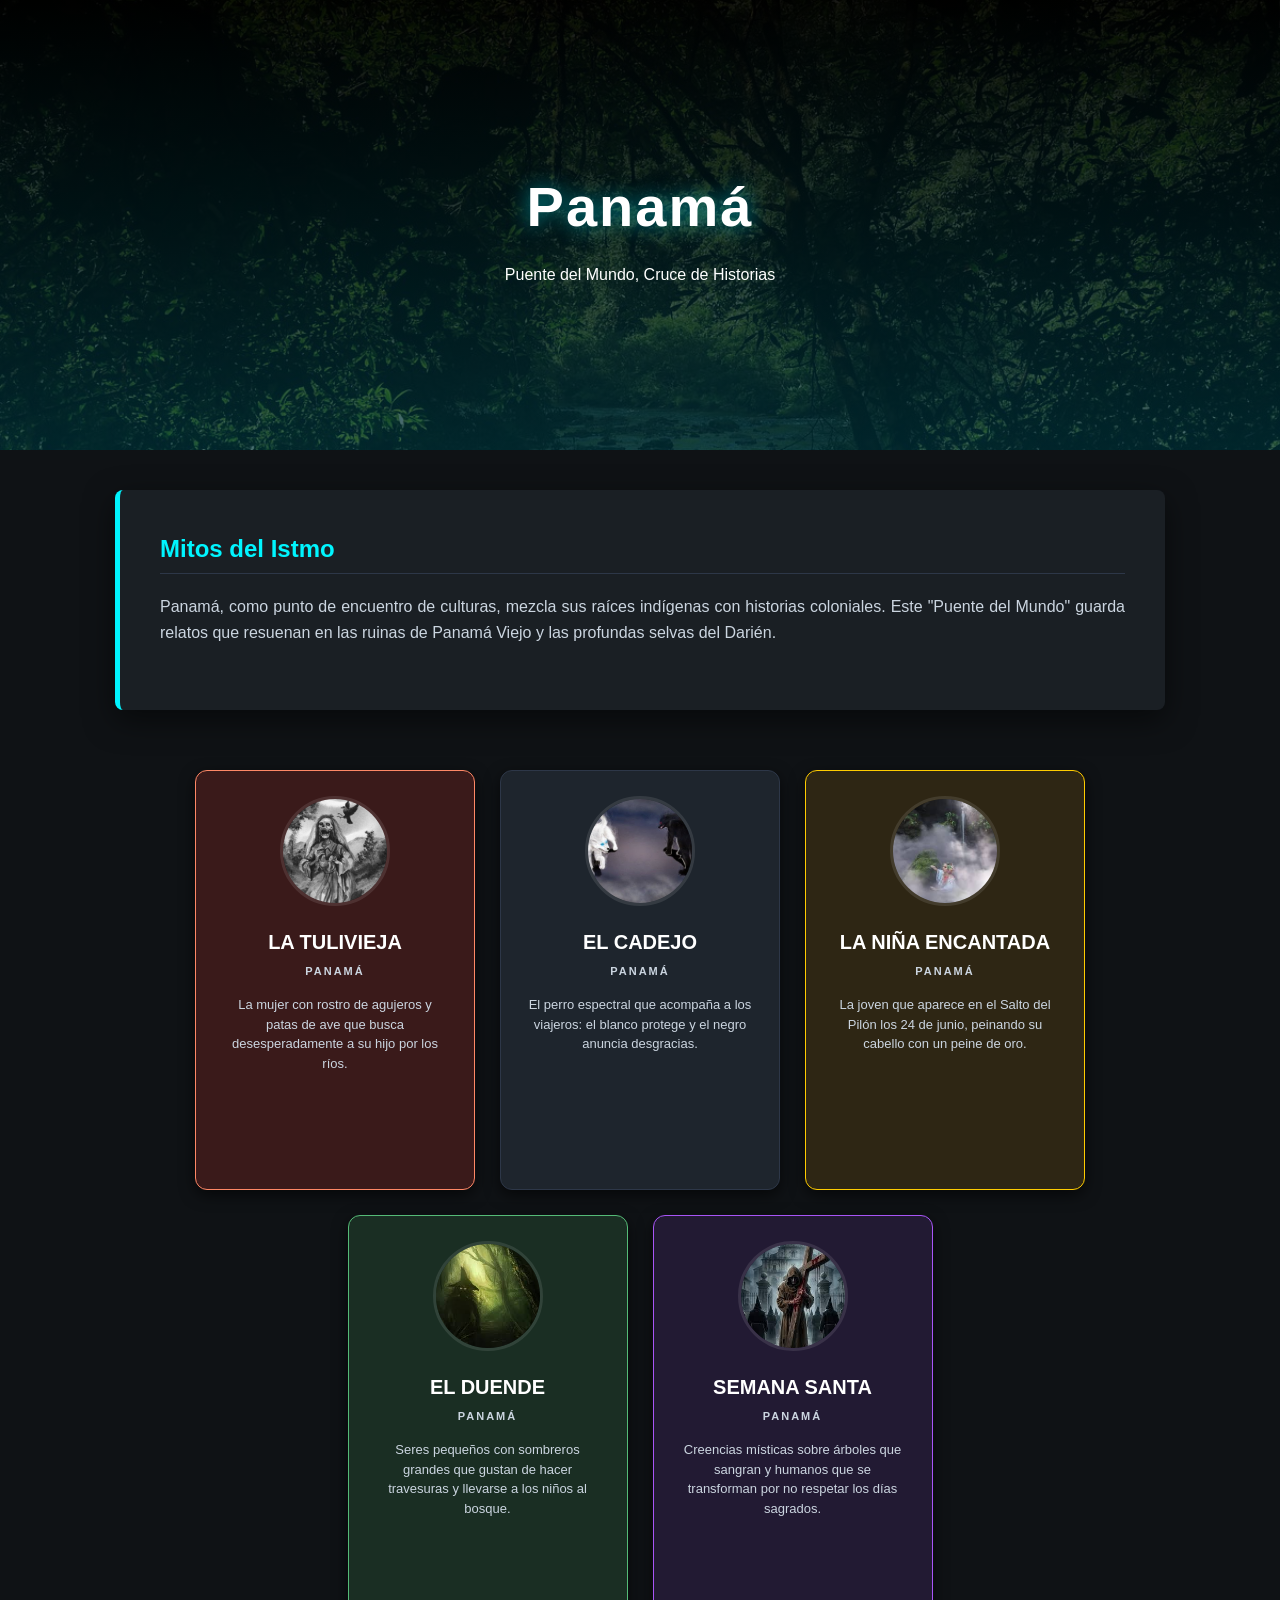
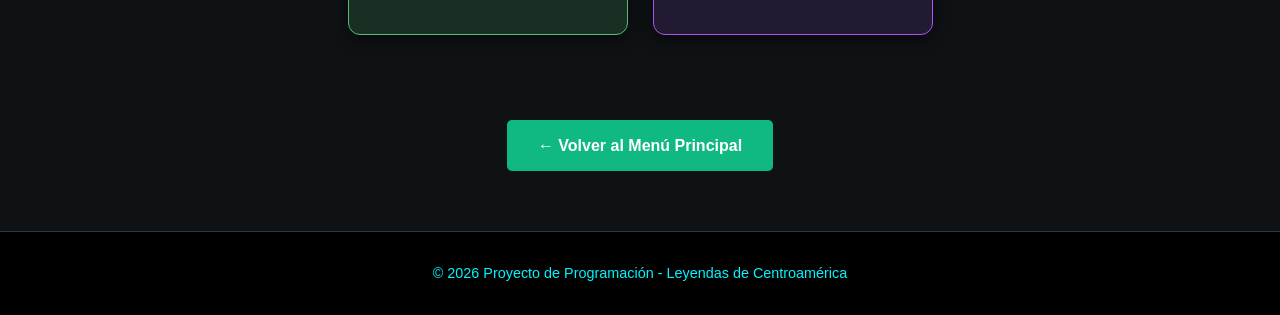
<file: html/panama/Panama.html>
<!DOCTYPE html>
<html lang="es">
<head>
    <meta charset="UTF-8">
    <meta name="viewport" content="width=device-width, initial-scale=1.0">
    <title>Leyendas de Panamá</title>
    <link rel="stylesheet" href="../../css/general.css">
    <link rel="stylesheet" href="../../css/nivel2.css">
    <link rel="icon" type="image/png" href="../../img/iconos/pnm.png">

</head>
<body>
    <header class="encabezado-hero fondo-panama">
        <div class="filtro-pantalla">
            <h1>Panamá</h1>
            <p>Puente del Mundo, Cruce de Historias</p>
        </div>
    </header>

    <main>
        <section class="caja-contenido">
            <h2>Mitos del Istmo</h2>
            <p>Panamá, como punto de encuentro de culturas, mezcla sus raíces indígenas con historias coloniales. Este "Puente del Mundo" guarda relatos que resuenan en las ruinas de Panamá Viejo y las profundas selvas del Darién.</p>
        </section>

        <div class="contenedor-leyendas-grid">
            
            <a href="historias_pa.html#tulivieja" class="card_link">
                <div class="card red_card">
                    <img class="card_img" src="../../img/pa_leyendas/tulivieja.png" alt="La Tulivieja">
                    <h1 class="card_title">LA TULIVIEJA</h1>
                    <h2 class="card_subtitle">PANAMÁ</h2>
                    <p class="card_content">La mujer con rostro de agujeros y patas de ave que busca desesperadamente a su hijo por los ríos.</p>
                </div>
            </a>

            <a href="historias_pa.html#cadejo" class="card_link">
                <div class="card dark_card">
                    <img class="card_img" src="../../img/pa_leyendas/cadejo.png" alt="El Cadejo">
                    <h1 class="card_title">EL CADEJO</h1>
                    <h2 class="card_subtitle">PANAMÁ</h2>
                    <p class="card_content">El perro espectral que acompaña a los viajeros: el blanco protege y el negro anuncia desgracias.</p>
                </div>
            </a>

            <a href="historias_pa.html#ninaencantada" class="card_link">
                <div class="card gold_card">
                    <img class="card_img" src="../../img/pa_leyendas/ninaencantada.png" alt="La Niña Encantada">
                    <h1 class="card_title">LA NIÑA ENCANTADA</h1>
                    <h2 class="card_subtitle">PANAMÁ</h2>
                    <p class="card_content">La joven que aparece en el Salto del Pilón los 24 de junio, peinando su cabello con un peine de oro.</p>
                </div>
            </a>

            <a href="historias_pa.html#duende" class="card_link">
                <div class="card green_card">
                    <img class="card_img" src="../../img/pa_leyendas/duende.png" alt="El Duende Panameño">
                    <h1 class="card_title">EL DUENDE</h1>
                    <h2 class="card_subtitle">PANAMÁ</h2>
                    <p class="card_content">Seres pequeños con sombreros grandes que gustan de hacer travesuras y llevarse a los niños al bosque.</p>
                </div>
            </a>

            <a href="historias_pa.html#semanasanta" class="card_link">
                <div class="card purple_card">
                    <img class="card_img" src="../../img/pa_leyendas/semanasanta.png" alt="Leyendas de Semana Santa">
                    <h1 class="card_title">SEMANA SANTA</h1>
                    <h2 class="card_subtitle">PANAMÁ</h2>
                    <p class="card_content">Creencias místicas sobre árboles que sangran y humanos que se transforman por no respetar los días sagrados.</p>
                </div>
            </a>

        </div>

        <div style="text-align: center; margin-top: 50px;">
            <a href="../../index.html" class="boton-volver">← Volver al Menú Principal</a>
        </div>
    </main>

    <footer>
        <p>&copy; 2026 Proyecto de Programación - Leyendas de Centroamérica</p>
    </footer>
</body>
</html>
</file>
<file: css/general.css>
/* ============================================================ ESTILOS GENERALES ============================================================ */
* {
    margin: 0; /* Elimina márgenes por defecto */
    padding: 0; /* Elimina rellenos por defecto */
    box-sizing: border-box; /* Asegura que el padding no afecte el ancho total */
}

html {
    scroll-behavior: smooth; /* Permite un desplazamiento suave al usar anclas */
}

body {
    /* Noche en la Selva / Modo Oscuro */
    background-color: #0F1215;
    font-family: 'Verdana', sans-serif; /* Tipografía principal */
    color: #CBD5E0; /* Texto gris plateado para legibilidad */
    line-height: 1.6; /* Espaciado entre líneas para mejorar lectura */
}

/* ============================================================ COMPONENTES REUTILIZABLES (HERO Y CAJAS) ============================================================ */

.encabezado-hero {
    height: 450px; /* Altura de la sección principal */
    background-size: cover; /* La imagen cubre todo el contenedor */
    background-position: center; /* Centra la imagen de fondo */
    background-repeat: no-repeat; /* Evita que la imagen se duplique */
    background-attachment: fixed; /* Efecto Parallax (la imagen queda fija al scrollear) */
    display: flex;
}

.filtro-pantalla {
    /* Gradiente místico que oscurece la imagen para que el texto sea legible */
    background: linear-gradient(rgba(0,0,0,0.9), rgba(0, 50, 60, 0.7));
    width: 100%;
    display: flex;
    flex-direction: column;
    justify-content: center; /* Centra el contenido verticalmente */
    align-items: center; /* Centra el contenido horizontalmente */
    color: #ffffff;
    text-align: center;
    padding: 20px;
}

.filtro-pantalla h1 {
    font-size: 3.5rem;
    letter-spacing: 2px;
    text-shadow: 0 0 20px rgba(0, 245, 255, 0.5);
    margin-bottom: 10px;
}

.subtitulo-portada {
    font-size: 1.2rem;
    font-style: italic;
    color: #00F5FF; /* Cyan Neón místico */
}

main {
    max-width: 1100px;
    margin: 40px auto;
    padding: 0 25px;
}

main p {
    margin-bottom: 1.5rem;
    text-align: justify;
}

/* Cajas donde van las historias */
.caja-contenido {
    background-color: #1A1F24; /* Gris carbón */
    padding: 40px;
    border-radius: 8px;
    margin-bottom: 40px;
    box-shadow: 0 10px 30px rgba(0,0,0,0.5);
    border-left: 5px solid #00F5FF; /* Acento Neón */
}

/* Versión especial para cajas de énfasis */
.caja-especial {
    background-color: #1A1F24;
    padding: 40px;
    border-radius: 8px;
    margin-bottom: 40px;
    border-right: 5px solid #10B981; /* Verde esmeralda selva */
}

.caja-contenido h2, .caja-contenido h3 {
    color: #00F5FF; 
    margin-bottom: 20px;
    border-bottom: 1px solid #2D3748;
    padding-bottom: 5px;
}

/* ============================================================ SECCIÓN DE BANDERAS (EL MENÚ) ============================================================ */

.seccion-paises {
    text-align: center;
    padding: 20px 0;
}

.grid-paises {
    display: flex;
    flex-wrap: wrap;
    justify-content: center;
    gap: 25px; /* Espaciado equilibrado entre las tarjetas */
    margin-top: 40px;
    max-width: 1000px;
    margin-left: auto;
    margin-right: auto;
}

.tarjeta-pais {
    /* SOLUCIÓN: Volvemos al tamaño fijo cuadrado para PC, pero elástico para móvil */
    flex: 0 1 200px;
    width: 200px; 
    background-color: #1A1F24;
    padding: 25px;
    border-radius: 10px;
    text-decoration: none;
    transition: all 0.4s cubic-bezier(0.175, 0.885, 0.32, 1.275);
    display: flex;
    flex-direction: column;
    align-items: center;
    border: 1px solid #2D3748;
    box-shadow: 0 4px 6px rgba(0,0,0,0.3);
}

.tarjeta-pais img {
    width: 80px;
    height: auto;
    margin-bottom: 15px;
    transition: 0.4s;
}

.tarjeta-pais span {
    font-weight: bold;
    color: #CBD5E0;
    font-size: 1.1rem;
}

/* EFECTO HOVER */
.tarjeta-pais:hover {
    transform: translateY(-12px);
    background-color: #00F5FF; 
    box-shadow: 0 0 30px rgba(0, 245, 255, 0.6);
    border-color: #ffffff;
}

.tarjeta-pais:hover span {
    color: #0F1215; 
}

.tarjeta-pais:hover img {
    transform: scale(1.1);
}

/* ========================================== RESPONSIVE GENERAL ========================================== */
@media (max-width: 768px) {
    .encabezado-hero {
        background-attachment: scroll; /* Desactiva parallax en móviles para evitar tirones de rendimiento */
        height: 350px;
    }
}

@media (max-width: 480px) {
    .filtro-pantalla h1 {
        font-size: 2.2rem; /* Evita que el título se corte en pantallas chicas */
    }
    .subtitulo-portada {
        font-size: 1rem;
    }
    .caja-contenido, .caja-especial {
        padding: 20px; /* Más espacio útil para el texto en móviles */
    }
    /* En teléfonos delgados, reducimos ligeramente el tamaño para que quepan ordenadas */
    .tarjeta-pais {
        flex: 0 1 160px;
        width: 160px;
        padding: 15px;
    }
    .tarjeta-pais img {
        width: 60px;
    }
    .tarjeta-pais span {
        font-size: 0.95rem;
    }
}

/* ============================================================ RUTAS DE IMÁGENES (LOCALES) ============================================================ */

.fondo-index     { background-image: url('../img/fondos/portada.jpg'); }
.fondo-guatemala { background-image: url('../img/fondos/guatemala.jpg'); }
.fondo-salvador  { background-image: url('../img/fondos/salvador.jpg'); }
.fondo-honduras  { background-image: url('../img/fondos/honduras.jpg'); }
.fondo-nicaragua { background-image: url('../img/fondos/nicaragua.jpg'); }
.fondo-costarica { background-image: url('../img/fondos/costarica.jpg'); }
.fondo-panama    { background-image: url('../img/fondos/panama.jpg'); }
.fondo-belice    { background-image: url('../img/fondos/belice.jpg'); }

/* ============================================================ FOOTER Y BOTONES ============================================================ */

footer {
    background-color: #000000;
    color: #00F5FF;
    text-align: center;
    padding: 30px;
    margin-top: 60px;
    font-size: 0.9rem;
    border-top: 1px solid #2D3748; 
}

.boton-explorar, .boton-volver{
    display: inline-block;
    background-color: #10B981; 
    color: white;
    padding: 12px 30px;
    border-radius: 5px; 
    text-decoration: none; 
    font-weight: bold;
    transition: all 0.3s ease; 
    margin-top: 15px;
    border: 1px solid transparent;
}

.boton-explorar:hover, .boton-volver:hover {
    background-color: #059669;
    transform: translateY(-3px);
    box-shadow: 0 0 20px rgba(16, 185, 129, 0.4);
}

.boton-inicio {
    display: inline-block;
    background-color: #2D3748;
    color: white;
    padding: 12px 30px;
    border-radius: 5px; 
    text-decoration: none; 
    font-weight: bold;
    transition: all 0.3s ease; 
    margin-top: 15px;
    border: 1px solid transparent;  
}

.boton-inicio:hover {
    background-color: #4A5568;
    transform: translateY(-3px);
}
</file>
<file: css/nivel2.css>
/* ========================================== SECCIÓN DE TARJETAS (NIVEL 2) ========================================== */

.contenedor-leyendas-grid {
    display: flex;
    flex-wrap: wrap; /* Permite que las tarjetas bajen si no caben en una línea */
    justify-content: center; /* Centra las tarjetas */
    gap: 25px; /* Espaciado entre tarjetas */
    margin-top: 30px;
    padding: 20px;
}

.card_link {
    text-decoration: none; /* Elimina estilos de enlace en las tarjetas */
    color: inherit;
    display: inline-block;
    width: 100%;
    max-width: 280px; /* Asegura que el enlace no se desborde */
}

/* Estructura Base de la Tarjeta */
.card {
    background: #1e252d; 
    text-align: center;
    width: 100%; /* Fluido en móviles */
    max-width: 280px; /* Límite de diseño original */
    height: auto; /* Cambiado a auto para evitar que el texto se desborde si el contenido varía */
    min-height: 420px; /* Mantiene la uniformidad visual sin romper el diseño */
    padding: 25px 15px;
    box-shadow: 0px 5px 15px rgba(0,0,0,0.6); 
    border-radius: 12px;
    transition: all 0.4s ease; 
    border: 1px solid #2D3748;
    display: flex;
    flex-direction: column;
    align-items: center;
}

/* Variaciones de Colores */
.red_card { background: #3a1a1a; border-color: #f86; }
.green_card { background: #1a2e23; border-color: #5b7; }
.gold_card { background: #2e2614; border-color: #ffcc00; }
.purple_card { background: #221a33; border-color: #a855f7; }

/* Efectos al pasar el mouse (Brillo y Elevación) */
.card:hover { transform: translateY(-10px); cursor: pointer; border-color: #00F5FF; box-shadow: 0 0 25px rgba(0, 245, 255, 0.4); }
.red_card:hover { border-color: #f86; box-shadow: 0 0 25px rgba(248, 102, 102, 0.4); }
.green_card:hover { border-color: #5b7; box-shadow: 0 0 25px rgba(91, 183, 110, 0.4); }
.gold_card:hover { border-color: #ffcc00; box-shadow: 0 0 25px rgba(255, 204, 0, 0.4); }
.purple_card:hover { border-color: #a855f7; box-shadow: 0 0 25px rgba(168, 85, 247, 0.4); }

/* Estilos internos de la tarjeta */
.card_img {
    width: 110px;
    height: 110px;
    border-radius: 50%; /* Imagen circular */
    object-fit: cover; /* Ajusta la imagen sin deformarla */
    border: 3px solid rgba(255,255,255,0.1);
    transition: all 0.4s ease; 
    margin-bottom: 15px;
}

.card:hover .card_img { transform: scale(1.1); border-color: #00F5FF; }
.red_card:hover .card_img { border-color: #f86; }
.green_card:hover .card_img { border-color: #5b7; }
.gold_card:hover .card_img { border-color: #ffcc00; }
.purple_card:hover .card_img { border-color: #a855f7; }

.card_title { font-size: 20px; margin: 5px 0; color: #fff; text-transform: uppercase; }
.card_subtitle { font-size: 11px; letter-spacing: 2px; margin-bottom: 15px; }
.card_content { font-size: 13px; padding: 0 10px; text-align: center; color: #CBD5E0; line-height: 1.5; overflow: hidden; }
</file>
<file: css/nivel3.css>
/* ============================================================ NIVEL 3: HISTORIAS DETALLADAS ============================================================ */

.nav-interna {
    background-color: #1A1F24;
    padding: 15px 0;
    border-bottom: 1px solid #2D3748;
    position: sticky; /* Menú que se queda pegado arriba al hacer scroll */
    top: 0;
    z-index: 100;
}

.nav-interna ul {
    list-style: none; 
    display: flex; 
    justify-content: center; 
    flex-wrap: wrap; 
    gap: 20px; 
}

.nav-interna a {
    text-decoration: none; 
    color: #00F5FF; 
    font-size: 0.9rem; 
    font-weight: bold; 
    text-transform: uppercase; 
    transition: color 0.3s ease; 
}

.nav-interna a:hover { 
    color: #ffffff; 
    text-shadow: 0 0 10px rgba(0, 245, 255, 0.5); 
} 

.seccion-historia { 
    padding-top: 50px; /* Evita que el menú pegajoso cubra el título */
    margin-bottom: 70px; 
}

.seccion-historia h2 { 
    font-size: 2.2rem; 
    color: #ffffff; 
    margin-bottom: 25px; 
    border-left: 4px solid #10B981; 
    padding-left: 15px; 
}

.caja-detalle { display: flex; align-items: center; gap: 40px; }
.seccion-historia:nth-of-type(even) .caja-detalle { flex-direction: row-reverse; }

.img-historia {
    width: 250px; 
    height: 250px;
    border-radius: 12px;
    border: 2px solid #2d3748;
    box-shadow: 0 8px 20px rgba(0, 0, 0, 0.5);
    transition: all 0.4s ease;
    flex-shrink: 0;
}

.img-historia:hover { 
    transform: scale(1.05); 
    border-color: #00F5FF; 
    box-shadow: 0 0 20px rgba(0, 245, 255, 0.4); 
    cursor: pointer; 
}

.texto-historia { 
    flex: 1; 
    border-left: 4px solid #00F5FF; 
    padding-left: 25px; 
}

.seccion-historia:nth-of-type(even) .texto-historia { 
    border-left: none; 
    border-right: 4px solid #00F5FF; 
    padding-left: 0; 
    padding-right: 25px; 
    text-align: right; 
}

.texto-historia p { 
    text-align: justify; 
    margin-bottom: 15px; 
}

.texto-historia p strong { 
    color: #00F5FF; 
    display: block; 
    margin-bottom: 5px; 
    font-size: 1.1rem; 
}

.navegacion-historias { 
    display: flex; 
    justify-content: space-between; 
    align-items: center; 
    margin-top: 20px; 
    padding: 15px 0; 
    border-top: 1px dashed #2D3748; 
}

.btn-anterior, .btn-siguiente, .link-subir { 
    text-decoration: none; 
    color: #CBD5E0; 
    font-size: 0.85rem; 
    transition: all 0.3s ease; 
}

.btn-anterior:hover, .btn-siguiente:hover, .link-subir:hover { 
    color: #00F5FF; 
}

.separador { 
    border: 0; 
    height: 1px; 
    background: linear-gradient(to right, transparent, #2D3748, transparent); 
    margin: 40px 0; 
}

.contenedor-navegacion { 
    display: flex; 
    justify-content: center; 
    gap: 20px; 
    margin-top: 50px; 
    border-top: 2px solid #1A1F24; 
    padding-top: 30px; 
}

/* ========================================== RESPONSIVE MULTIDISPOSITIVO ========================================== */

@media (max-width: 768px) { 
    /* Menú interno adaptable */
    .nav-interna {
        padding: 10px 0;
    }
    .nav-interna ul {
        gap: 10px; 
    }
    .nav-interna a {
        font-size: 0.8rem;
    }

    /* Apila imagen y texto verticalmente */
    .caja-detalle, .seccion-historia:nth-of-type(even) .caja-detalle { 
        flex-direction: column; 
        text-align: left; 
        gap: 20px;
    }

    /* Imagen centrada */
    .img-historia { 
        width: 200px; 
        height: 200px; 
        margin: 0 auto 10px auto; 
    }

    /* Quita el efecto zigzag del texto en móviles para que sea cómodo de leer */
    .texto-historia, .seccion-historia:nth-of-type(even) .texto-historia { 
        border-right: none; 
        border-left: 4px solid #00F5FF; 
        padding: 0 0 0 20px; 
        text-align: left; 
    }
    
    .texto-historia p {
        text-align: left; /* El texto justificado deja huecos blancos feos en móviles */
    }

    /* Botones inferiores apilados */
    .navegacion-historias {
        flex-direction: column;
        gap: 15px;
        text-align: center;
    }
}

@media (max-width: 414px) { 
    /* El menú de historias se vuelve una cómoda cuadrícula de 2 columnas en celulares pequeños */
    .nav-interna ul {
        display: grid;
        grid-template-columns: repeat(2, 1fr); 
        text-align: center;
        gap: 8px;
    }
    .seccion-historia h2 {
        font-size: 1.6rem;
    }
}
</file>
